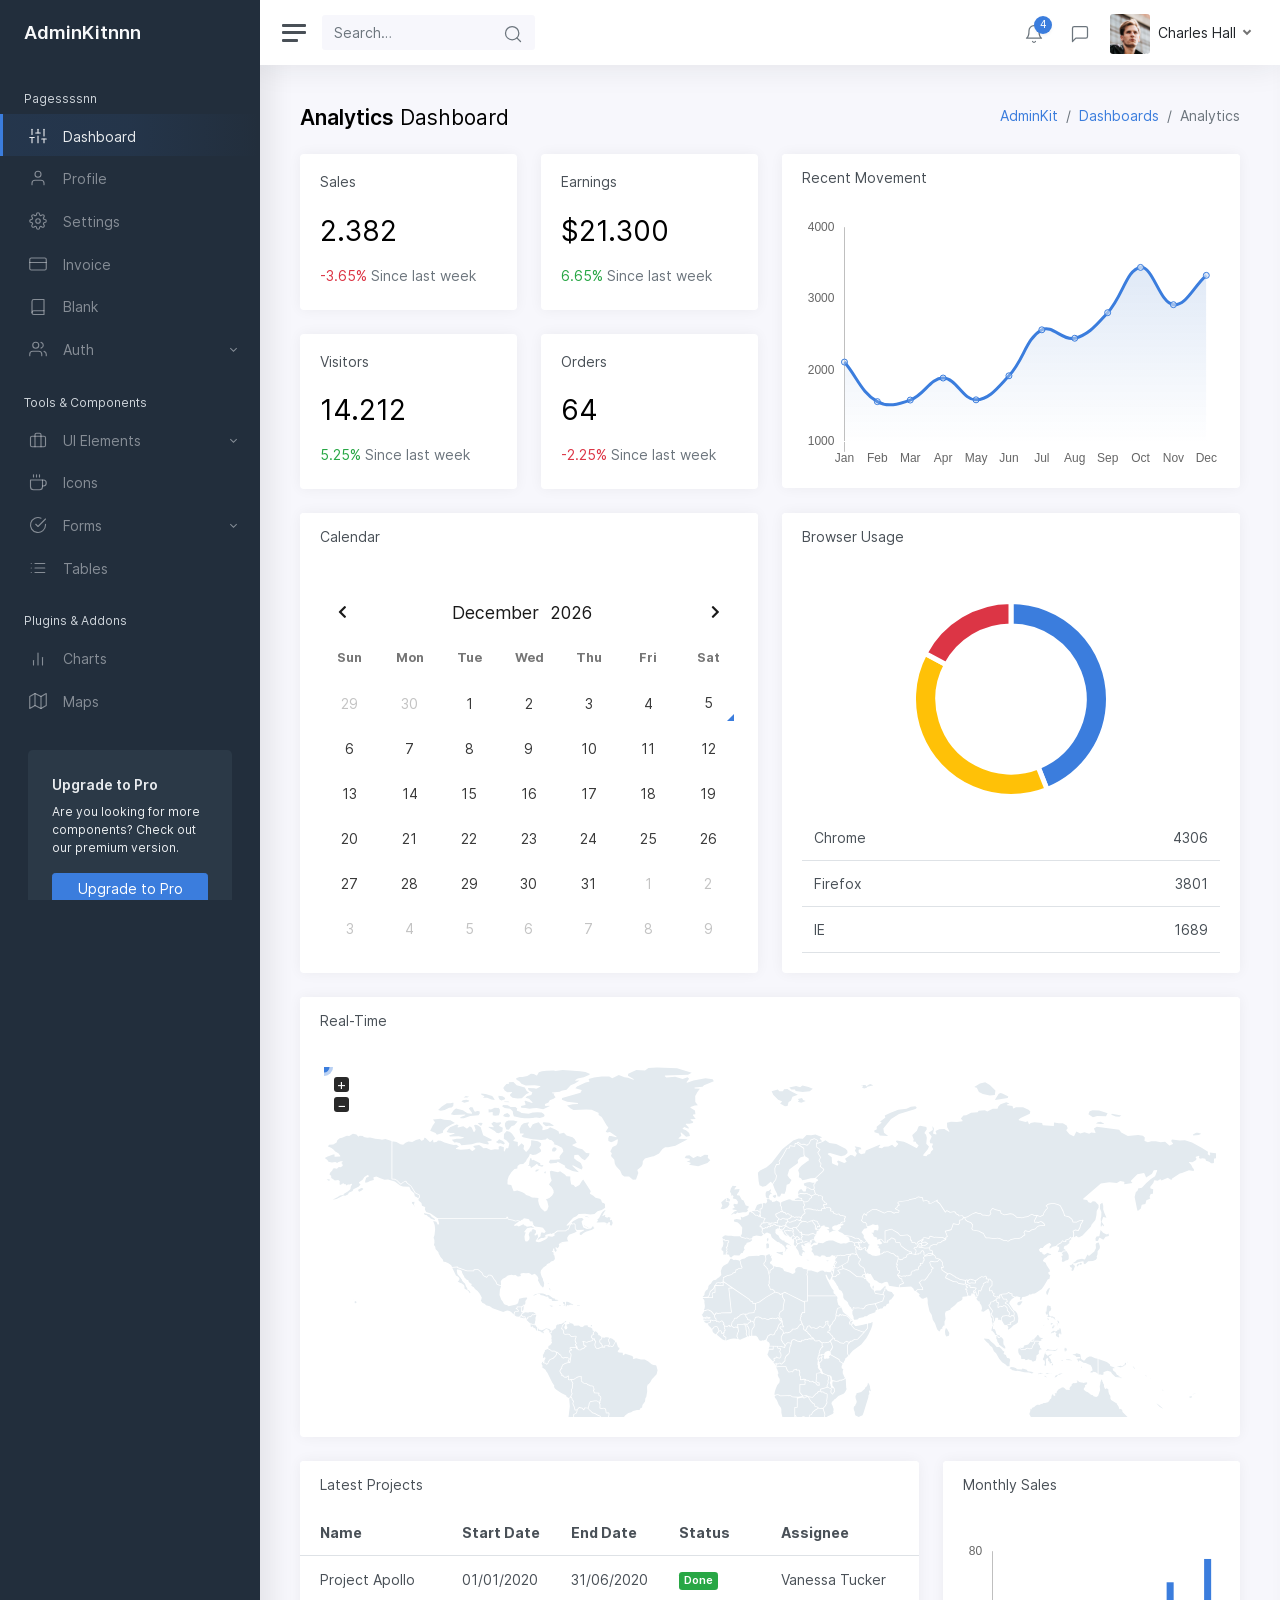
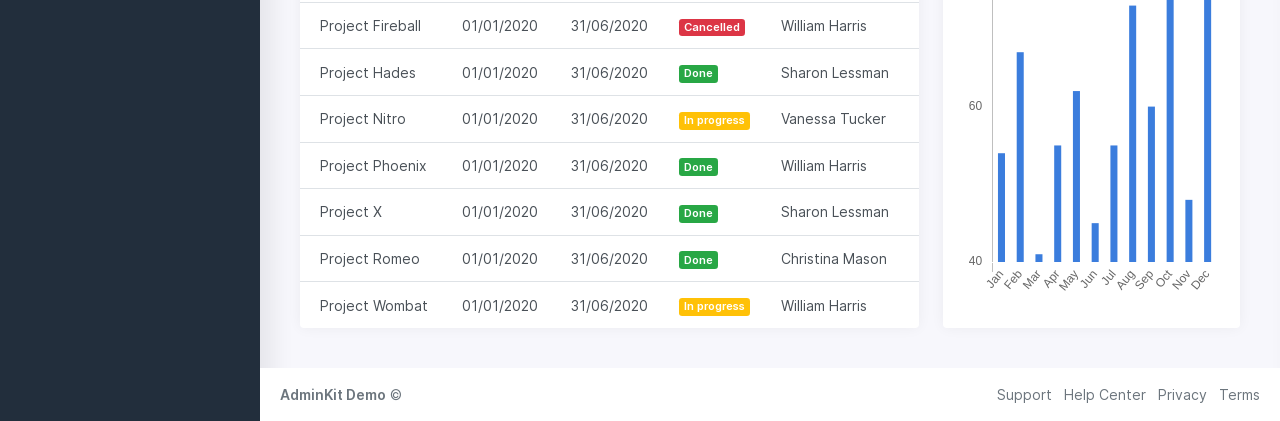
<file: public/template/index.html>
<!DOCTYPE html>
<html lang="en">

<head>
	<meta charset="utf-8">
	<meta http-equiv="X-UA-Compatible" content="IE=edge">
	<meta name="viewport" content="width=device-width, initial-scale=1, shrink-to-fit=no">
	<meta name="description" content="Responsive Admin &amp; Dashboard Template based on Bootstrap 5">
	<meta name="author" content="AdminKit">
	<meta name="keywords" content="adminkit, bootstrap, bootstrap 5, admin, dashboard, template, responsive, css, sass, html, theme, front-end, ui kit, web">

	<link rel="shortcut icon" href="img/icons/icon-48x48.png" />

	<title>AdminKit Demo - Bootstrap 5 Admin Template</title>

	<link href="css/app.css" rel="stylesheet">
</head>

<body >
	<div class="wrapper" >
		<nav id="sidebar" class="sidebar" >
			<div class="sidebar-content js-simplebar">
				<a class="sidebar-brand" href="index.html">
          		<span class="align-middle">AdminKitnnn</span>
        		</a>

				<ul class="sidebar-nav">
					<li class="sidebar-header">
						Pagessssnn
					</li>

					<li class="sidebar-item active">
						<a class="sidebar-link" href="index.html">
              <i class="align-middle" data-feather="sliders"></i> <span class="align-middle">Dashboard</span>
            </a>
					</li>

					<li class="sidebar-item">
						<a class="sidebar-link" href="pages-profile.html">
              <i class="align-middle" data-feather="user"></i> <span class="align-middle">Profile</span>
            </a>
					</li>

					<li class="sidebar-item">
						<a class="sidebar-link" href="pages-settings.html">
              <i class="align-middle" data-feather="settings"></i> <span class="align-middle">Settings</span>
            </a>
					</li>

					<li class="sidebar-item">
						<a class="sidebar-link" href="pages-invoice.html">
              <i class="align-middle" data-feather="credit-card"></i> <span class="align-middle">Invoice</span>
            </a>
					</li>

					<li class="sidebar-item">
						<a class="sidebar-link" href="pages-blank.html">
              <i class="align-middle" data-feather="book"></i> <span class="align-middle">Blank</span>
            </a>
					</li>

					<li class="sidebar-item">
						<a href="#auth" data-toggle="collapse" class="sidebar-link collapsed">
              <i class="align-middle" data-feather="users"></i> <span class="align-middle">Auth</span>
            </a>
						<ul id="auth" class="sidebar-dropdown list-unstyled collapse " data-parent="#sidebar">
							<li class="sidebar-item"><a class="sidebar-link" href="pages-sign-in.html">Sign In</a></li>
							<li class="sidebar-item"><a class="sidebar-link" href="pages-sign-up.html">Sign Up</a></li>
						</ul>
					</li>

					<li class="sidebar-header">
						Tools & Components
					</li>
					<li class="sidebar-item">
						<a data-target="#ui" data-toggle="collapse" class="sidebar-link collapsed">
              <i class="align-middle" data-feather="briefcase"></i> <span class="align-middle">UI Elements</span>
            </a>
						<ul id="ui" class="sidebar-dropdown list-unstyled collapse " data-parent="#sidebar">
							<li class="sidebar-item"><a class="sidebar-link" href="ui-alerts.html">Alerts</a></li>
							<li class="sidebar-item"><a class="sidebar-link" href="ui-buttons.html">Buttons</a></li>
							<li class="sidebar-item"><a class="sidebar-link" href="ui-cards.html">Cards</a></li>
							<li class="sidebar-item"><a class="sidebar-link" href="ui-general.html">General</a></li>
							<li class="sidebar-item"><a class="sidebar-link" href="ui-grid.html">Grid</a></li>
							<li class="sidebar-item"><a class="sidebar-link" href="ui-modals.html">Modals</a></li>
							<li class="sidebar-item"><a class="sidebar-link" href="ui-typography.html">Typography</a></li>
						</ul>
					</li>

					<li class="sidebar-item">
						<a class="sidebar-link" href="icons-feather.html">
              <i class="align-middle" data-feather="coffee"></i> <span class="align-middle">Icons</span>
            </a>
					</li>

					<li class="sidebar-item">
						<a data-target="#forms" data-toggle="collapse" class="sidebar-link collapsed">
              <i class="align-middle" data-feather="check-circle"></i> <span class="align-middle">Forms</span>
            </a>
						<ul id="forms" class="sidebar-dropdown list-unstyled collapse " data-parent="#sidebar">
							<li class="sidebar-item"><a class="sidebar-link" href="forms-layouts.html">Form Layouts</a></li>
							<li class="sidebar-item"><a class="sidebar-link" href="forms-basic-inputs.html">Basic Inputs</a></li>
						</ul>
					</li>

					<li class="sidebar-item">
						<a class="sidebar-link" href="tables-bootstrap.html">
              <i class="align-middle" data-feather="list"></i> <span class="align-middle">Tables</span>
            </a>
					</li>

					<li class="sidebar-header">
						Plugins & Addons
					</li>

					<li class="sidebar-item">
						<a class="sidebar-link" href="charts-chartjs.html">
              <i class="align-middle" data-feather="bar-chart-2"></i> <span class="align-middle">Charts</span>
            </a>
					</li>

					<li class="sidebar-item">
						<a class="sidebar-link" href="maps-google.html">
              <i class="align-middle" data-feather="map"></i> <span class="align-middle">Maps</span>
            </a>
					</li>
				</ul>

				<div class="sidebar-cta">
					<div class="sidebar-cta-content">
						<strong class="d-inline-block mb-2">Upgrade to Pro</strong>
						<div class="mb-3 text-sm">
							Are you looking for more components? Check out our premium version.
						</div>
						<a href="https://adminkit.io/pricing" target="_blank" class="btn btn-primary btn-block">Upgrade to Pro</a>
					</div>
				</div>
			</div>
		</nav>

		<div class="main">
			<nav class="navbar navbar-expand navbar-light navbar-bg">
				<a class="sidebar-toggle d-flex">
          <i class="hamburger align-self-center"></i>
        </a>

				<form class="d-none d-sm-inline-block">
					<div class="input-group input-group-navbar">
						<input type="text" class="form-control" placeholder="Search…" aria-label="Search">
						<button class="btn" type="button">
              <i class="align-middle" data-feather="search"></i>
            </button>
					</div>
				</form>

				<div class="navbar-collapse collapse">
					<ul class="navbar-nav navbar-align">
						<li class="nav-item dropdown">
							<a class="nav-icon dropdown-toggle" href="#" id="alertsDropdown" data-toggle="dropdown">
								<div class="position-relative">
									<i class="align-middle" data-feather="bell"></i>
									<span class="indicator">4</span>
								</div>
							</a>
							<div class="dropdown-menu dropdown-menu-lg dropdown-menu-right py-0" aria-labelledby="alertsDropdown">
								<div class="dropdown-menu-header">
									4 New Notifications
								</div>
								<div class="list-group">
									<a href="#" class="list-group-item">
										<div class="row g-0 align-items-center">
											<div class="col-2">
												<i class="text-danger" data-feather="alert-circle"></i>
											</div>
											<div class="col-10">
												<div class="text-dark">Update completed</div>
												<div class="text-muted small mt-1">Restart server 12 to complete the update.</div>
												<div class="text-muted small mt-1">30m ago</div>
											</div>
										</div>
									</a>
									<a href="#" class="list-group-item">
										<div class="row g-0 align-items-center">
											<div class="col-2">
												<i class="text-warning" data-feather="bell"></i>
											</div>
											<div class="col-10">
												<div class="text-dark">Lorem ipsum</div>
												<div class="text-muted small mt-1">Aliquam ex eros, imperdiet vulputate hendrerit et.</div>
												<div class="text-muted small mt-1">2h ago</div>
											</div>
										</div>
									</a>
									<a href="#" class="list-group-item">
										<div class="row g-0 align-items-center">
											<div class="col-2">
												<i class="text-primary" data-feather="home"></i>
											</div>
											<div class="col-10">
												<div class="text-dark">Login from 192.186.1.8</div>
												<div class="text-muted small mt-1">5h ago</div>
											</div>
										</div>
									</a>
									<a href="#" class="list-group-item">
										<div class="row g-0 align-items-center">
											<div class="col-2">
												<i class="text-success" data-feather="user-plus"></i>
											</div>
											<div class="col-10">
												<div class="text-dark">New connection</div>
												<div class="text-muted small mt-1">Christina accepted your request.</div>
												<div class="text-muted small mt-1">14h ago</div>
											</div>
										</div>
									</a>
								</div>
								<div class="dropdown-menu-footer">
									<a href="#" class="text-muted">Show all notifications</a>
								</div>
							</div>
						</li>
						<li class="nav-item dropdown">
							<a class="nav-icon dropdown-toggle" href="#" id="messagesDropdown" data-toggle="dropdown">
								<div class="position-relative">
									<i class="align-middle" data-feather="message-square"></i>
								</div>
							</a>
							<div class="dropdown-menu dropdown-menu-lg dropdown-menu-right py-0" aria-labelledby="messagesDropdown">
								<div class="dropdown-menu-header">
									<div class="position-relative">
										4 New Messages
									</div>
								</div>
								<div class="list-group">
									<a href="#" class="list-group-item">
										<div class="row g-0 align-items-center">
											<div class="col-2">
												<img src="img/avatars/avatar-5.jpg" class="avatar img-fluid rounded-circle" alt="Vanessa Tucker">
											</div>
											<div class="col-10 pl-2">
												<div class="text-dark">Vanessa Tucker</div>
												<div class="text-muted small mt-1">Nam pretium turpis et arcu. Duis arcu tortor.</div>
												<div class="text-muted small mt-1">15m ago</div>
											</div>
										</div>
									</a>
									<a href="#" class="list-group-item">
										<div class="row g-0 align-items-center">
											<div class="col-2">
												<img src="img/avatars/avatar-2.jpg" class="avatar img-fluid rounded-circle" alt="William Harris">
											</div>
											<div class="col-10 pl-2">
												<div class="text-dark">William Harris</div>
												<div class="text-muted small mt-1">Curabitur ligula sapien euismod vitae.</div>
												<div class="text-muted small mt-1">2h ago</div>
											</div>
										</div>
									</a>
									<a href="#" class="list-group-item">
										<div class="row g-0 align-items-center">
											<div class="col-2">
												<img src="img/avatars/avatar-4.jpg" class="avatar img-fluid rounded-circle" alt="Christina Mason">
											</div>
											<div class="col-10 pl-2">
												<div class="text-dark">Christina Mason</div>
												<div class="text-muted small mt-1">Pellentesque auctor neque nec urna.</div>
												<div class="text-muted small mt-1">4h ago</div>
											</div>
										</div>
									</a>
									<a href="#" class="list-group-item">
										<div class="row g-0 align-items-center">
											<div class="col-2">
												<img src="img/avatars/avatar-3.jpg" class="avatar img-fluid rounded-circle" alt="Sharon Lessman">
											</div>
											<div class="col-10 pl-2">
												<div class="text-dark">Sharon Lessman</div>
												<div class="text-muted small mt-1">Aenean tellus metus, bibendum sed, posuere ac, mattis non.</div>
												<div class="text-muted small mt-1">5h ago</div>
											</div>
										</div>
									</a>
								</div>
								<div class="dropdown-menu-footer">
									<a href="#" class="text-muted">Show all messages</a>
								</div>
							</div>
						</li>
						<li class="nav-item dropdown">
							<a class="nav-icon dropdown-toggle d-inline-block d-sm-none" href="#" data-toggle="dropdown">
                <i class="align-middle" data-feather="settings"></i>
              </a>

							<a class="nav-link dropdown-toggle d-none d-sm-inline-block" href="#" data-toggle="dropdown">
                <img src="img/avatars/avatar.jpg" class="avatar img-fluid rounded mr-1" alt="Charles Hall" /> <span class="text-dark">Charles Hall</span>
              </a>
							<div class="dropdown-menu dropdown-menu-right">
								<a class="dropdown-item" href="pages-profile.html"><i class="align-middle mr-1" data-feather="user"></i> Profile</a>
								<a class="dropdown-item" href="#"><i class="align-middle mr-1" data-feather="pie-chart"></i> Analytics</a>
								<div class="dropdown-divider"></div>
								<a class="dropdown-item" href="pages-settings.html"><i class="align-middle mr-1" data-feather="settings"></i> Settings & Privacy</a>
								<a class="dropdown-item" href="#"><i class="align-middle mr-1" data-feather="help-circle"></i> Help Center</a>
								<div class="dropdown-divider"></div>
								<a class="dropdown-item" href="#">Log out</a>
							</div>
						</li>
					</ul>
				</div>
			</nav>

			<main class="content">
				<div class="container-fluid p-0">

					<div class="row mb-2 mb-xl-3">
						<div class="col-auto d-none d-sm-block">
							<h3><strong>Analytics</strong> Dashboard</h3>
						</div>

						<div class="col-auto ml-auto text-right mt-n1">
							<nav aria-label="breadcrumb">
								<ol class="breadcrumb bg-transparent p-0 mt-1 mb-0">
									<li class="breadcrumb-item"><a href="#">AdminKit</a></li>
									<li class="breadcrumb-item"><a href="#">Dashboards</a></li>
									<li class="breadcrumb-item active" aria-current="page">Analytics</li>
								</ol>
							</nav>
						</div>
					</div>
					<div class="row">
						<div class="col-xl-6 col-xxl-5 d-flex">
							<div class="w-100">
								<div class="row">
									<div class="col-sm-6">
										<div class="card">
											<div class="card-body">
												<h5 class="card-title mb-4">Sales</h5>
												<h1 class="mt-1 mb-3">2.382</h1>
												<div class="mb-1">
													<span class="text-danger"> <i class="mdi mdi-arrow-bottom-right"></i> -3.65% </span>
													<span class="text-muted">Since last week</span>
												</div>
											</div>
										</div>
										<div class="card">
											<div class="card-body">
												<h5 class="card-title mb-4">Visitors</h5>
												<h1 class="mt-1 mb-3">14.212</h1>
												<div class="mb-1">
													<span class="text-success"> <i class="mdi mdi-arrow-bottom-right"></i> 5.25% </span>
													<span class="text-muted">Since last week</span>
												</div>
											</div>
										</div>
									</div>
									<div class="col-sm-6">
										<div class="card">
											<div class="card-body">
												<h5 class="card-title mb-4">Earnings</h5>
												<h1 class="mt-1 mb-3">$21.300</h1>
												<div class="mb-1">
													<span class="text-success"> <i class="mdi mdi-arrow-bottom-right"></i> 6.65% </span>
													<span class="text-muted">Since last week</span>
												</div>
											</div>
										</div>
										<div class="card">
											<div class="card-body">
												<h5 class="card-title mb-4">Orders</h5>
												<h1 class="mt-1 mb-3">64</h1>
												<div class="mb-1">
													<span class="text-danger"> <i class="mdi mdi-arrow-bottom-right"></i> -2.25% </span>
													<span class="text-muted">Since last week</span>
												</div>
											</div>
										</div>
									</div>
								</div>
							</div>
						</div>

						<div class="col-xl-6 col-xxl-7">
							<div class="card flex-fill w-100">
								<div class="card-header">

									<h5 class="card-title mb-0">Recent Movement</h5>
								</div>
								<div class="card-body py-3">
									<div class="chart chart-sm">
										<canvas id="chartjs-dashboard-line"></canvas>
									</div>
								</div>
							</div>
						</div>
					</div>

					<div class="row">
						<div class="col-12 col-md-6 col-xxl-3 d-flex order-2 order-xxl-3">
							<div class="card flex-fill w-100">
								<div class="card-header">

									<h5 class="card-title mb-0">Browser Usage</h5>
								</div>
								<div class="card-body d-flex">
									<div class="align-self-center w-100">
										<div class="py-3">
											<div class="chart chart-xs">
												<canvas id="chartjs-dashboard-pie"></canvas>
											</div>
										</div>

										<table class="table mb-0">
											<tbody>
												<tr>
													<td>Chrome</td>
													<td class="text-right">4306</td>
												</tr>
												<tr>
													<td>Firefox</td>
													<td class="text-right">3801</td>
												</tr>
												<tr>
													<td>IE</td>
													<td class="text-right">1689</td>
												</tr>
											</tbody>
										</table>
									</div>
								</div>
							</div>
						</div>
						<div class="col-12 col-md-12 col-xxl-6 d-flex order-3 order-xxl-2">
							<div class="card flex-fill w-100">
								<div class="card-header">

									<h5 class="card-title mb-0">Real-Time</h5>
								</div>
								<div class="card-body px-4">
									<div id="world_map" style="height:350px;"></div>
								</div>
							</div>
						</div>
						<div class="col-12 col-md-6 col-xxl-3 d-flex order-1 order-xxl-1">
							<div class="card flex-fill">
								<div class="card-header">

									<h5 class="card-title mb-0">Calendar</h5>
								</div>
								<div class="card-body d-flex">
									<div class="align-self-center w-100">
										<div class="chart">
											<div id="datetimepicker-dashboard"></div>
										</div>
									</div>
								</div>
							</div>
						</div>
					</div>

					<div class="row">
						<div class="col-12 col-lg-8 col-xxl-9 d-flex">
							<div class="card flex-fill">
								<div class="card-header">

									<h5 class="card-title mb-0">Latest Projects</h5>
								</div>
								<table class="table table-hover my-0">
									<thead>
										<tr>
											<th>Name</th>
											<th class="d-none d-xl-table-cell">Start Date</th>
											<th class="d-none d-xl-table-cell">End Date</th>
											<th>Status</th>
											<th class="d-none d-md-table-cell">Assignee</th>
										</tr>
									</thead>
									<tbody>
										<tr>
											<td>Project Apollo</td>
											<td class="d-none d-xl-table-cell">01/01/2020</td>
											<td class="d-none d-xl-table-cell">31/06/2020</td>
											<td><span class="badge bg-success">Done</span></td>
											<td class="d-none d-md-table-cell">Vanessa Tucker</td>
										</tr>
										<tr>
											<td>Project Fireball</td>
											<td class="d-none d-xl-table-cell">01/01/2020</td>
											<td class="d-none d-xl-table-cell">31/06/2020</td>
											<td><span class="badge bg-danger">Cancelled</span></td>
											<td class="d-none d-md-table-cell">William Harris</td>
										</tr>
										<tr>
											<td>Project Hades</td>
											<td class="d-none d-xl-table-cell">01/01/2020</td>
											<td class="d-none d-xl-table-cell">31/06/2020</td>
											<td><span class="badge bg-success">Done</span></td>
											<td class="d-none d-md-table-cell">Sharon Lessman</td>
										</tr>
										<tr>
											<td>Project Nitro</td>
											<td class="d-none d-xl-table-cell">01/01/2020</td>
											<td class="d-none d-xl-table-cell">31/06/2020</td>
											<td><span class="badge bg-warning">In progress</span></td>
											<td class="d-none d-md-table-cell">Vanessa Tucker</td>
										</tr>
										<tr>
											<td>Project Phoenix</td>
											<td class="d-none d-xl-table-cell">01/01/2020</td>
											<td class="d-none d-xl-table-cell">31/06/2020</td>
											<td><span class="badge bg-success">Done</span></td>
											<td class="d-none d-md-table-cell">William Harris</td>
										</tr>
										<tr>
											<td>Project X</td>
											<td class="d-none d-xl-table-cell">01/01/2020</td>
											<td class="d-none d-xl-table-cell">31/06/2020</td>
											<td><span class="badge bg-success">Done</span></td>
											<td class="d-none d-md-table-cell">Sharon Lessman</td>
										</tr>
										<tr>
											<td>Project Romeo</td>
											<td class="d-none d-xl-table-cell">01/01/2020</td>
											<td class="d-none d-xl-table-cell">31/06/2020</td>
											<td><span class="badge bg-success">Done</span></td>
											<td class="d-none d-md-table-cell">Christina Mason</td>
										</tr>
										<tr>
											<td>Project Wombat</td>
											<td class="d-none d-xl-table-cell">01/01/2020</td>
											<td class="d-none d-xl-table-cell">31/06/2020</td>
											<td><span class="badge bg-warning">In progress</span></td>
											<td class="d-none d-md-table-cell">William Harris</td>
										</tr>
									</tbody>
								</table>
							</div>
						</div>
						<div class="col-12 col-lg-4 col-xxl-3 d-flex">
							<div class="card flex-fill w-100">
								<div class="card-header">

									<h5 class="card-title mb-0">Monthly Sales</h5>
								</div>
								<div class="card-body d-flex w-100">
									<div class="align-self-center chart chart-lg">
										<canvas id="chartjs-dashboard-bar"></canvas>
									</div>
								</div>
							</div>
						</div>
					</div>

				</div>
			</main>

			<footer class="footer">
				<div class="container-fluid">
					<div class="row text-muted">
						<div class="col-6 text-left">
							<p class="mb-0">
								<a href="index.html" class="text-muted"><strong>AdminKit Demo</strong></a> &copy;
							</p>
						</div>
						<div class="col-6 text-right">
							<ul class="list-inline">
								<li class="list-inline-item">
									<a class="text-muted" href="#">Support</a>
								</li>
								<li class="list-inline-item">
									<a class="text-muted" href="#">Help Center</a>
								</li>
								<li class="list-inline-item">
									<a class="text-muted" href="#">Privacy</a>
								</li>
								<li class="list-inline-item">
									<a class="text-muted" href="#">Terms</a>
								</li>
							</ul>
						</div>
					</div>
				</div>
			</footer>
		</div>
	</div>

	<script src="js/app.js"></script>

	<script>
		document.addEventListener("DOMContentLoaded", function() {
			var ctx = document.getElementById("chartjs-dashboard-line").getContext("2d");
			var gradient = ctx.createLinearGradient(0, 0, 0, 225);
			gradient.addColorStop(0, "rgba(215, 227, 244, 1)");
			gradient.addColorStop(1, "rgba(215, 227, 244, 0)");
			// Line chart
			new Chart(document.getElementById("chartjs-dashboard-line"), {
				type: "line",
				data: {
					labels: ["Jan", "Feb", "Mar", "Apr", "May", "Jun", "Jul", "Aug", "Sep", "Oct", "Nov", "Dec"],
					datasets: [{
						label: "Sales ($)",
						fill: true,
						backgroundColor: gradient,
						borderColor: window.theme.primary,
						data: [
							2115,
							1562,
							1584,
							1892,
							1587,
							1923,
							2566,
							2448,
							2805,
							3438,
							2917,
							3327
						]
					}]
				},
				options: {
					maintainAspectRatio: false,
					legend: {
						display: false
					},
					tooltips: {
						intersect: false
					},
					hover: {
						intersect: true
					},
					plugins: {
						filler: {
							propagate: false
						}
					},
					scales: {
						xAxes: [{
							reverse: true,
							gridLines: {
								color: "rgba(0,0,0,0.0)"
							}
						}],
						yAxes: [{
							ticks: {
								stepSize: 1000
							},
							display: true,
							borderDash: [3, 3],
							gridLines: {
								color: "rgba(0,0,0,0.0)"
							}
						}]
					}
				}
			});
		});
	</script>
	<script>
		document.addEventListener("DOMContentLoaded", function() {
			// Pie chart
			new Chart(document.getElementById("chartjs-dashboard-pie"), {
				type: "pie",
				data: {
					labels: ["Chrome", "Firefox", "IE"],
					datasets: [{
						data: [4306, 3801, 1689],
						backgroundColor: [
							window.theme.primary,
							window.theme.warning,
							window.theme.danger
						],
						borderWidth: 5
					}]
				},
				options: {
					responsive: !window.MSInputMethodContext,
					maintainAspectRatio: false,
					legend: {
						display: false
					},
					cutoutPercentage: 75
				}
			});
		});
	</script>
	<script>
		document.addEventListener("DOMContentLoaded", function() {
			// Bar chart
			new Chart(document.getElementById("chartjs-dashboard-bar"), {
				type: "bar",
				data: {
					labels: ["Jan", "Feb", "Mar", "Apr", "May", "Jun", "Jul", "Aug", "Sep", "Oct", "Nov", "Dec"],
					datasets: [{
						label: "This year",
						backgroundColor: window.theme.primary,
						borderColor: window.theme.primary,
						hoverBackgroundColor: window.theme.primary,
						hoverBorderColor: window.theme.primary,
						data: [54, 67, 41, 55, 62, 45, 55, 73, 60, 76, 48, 79],
						barPercentage: .75,
						categoryPercentage: .5
					}]
				},
				options: {
					maintainAspectRatio: false,
					legend: {
						display: false
					},
					scales: {
						yAxes: [{
							gridLines: {
								display: false
							},
							stacked: false,
							ticks: {
								stepSize: 20
							}
						}],
						xAxes: [{
							stacked: false,
							gridLines: {
								color: "transparent"
							}
						}]
					}
				}
			});
		});
	</script>
	<script>
		document.addEventListener("DOMContentLoaded", function() {
			var markers = [{
					coords: [31.230391, 121.473701],
					name: "Shanghai"
				},
				{
					coords: [28.704060, 77.102493],
					name: "Delhi"
				},
				{
					coords: [6.524379, 3.379206],
					name: "Lagos"
				},
				{
					coords: [35.689487, 139.691711],
					name: "Tokyo"
				},
				{
					coords: [23.129110, 113.264381],
					name: "Guangzhou"
				},
				{
					coords: [40.7127837, -74.0059413],
					name: "New York"
				},
				{
					coords: [34.052235, -118.243683],
					name: "Los Angeles"
				},
				{
					coords: [41.878113, -87.629799],
					name: "Chicago"
				},
				{
					coords: [51.507351, -0.127758],
					name: "London"
				},
				{
					coords: [40.416775, -3.703790],
					name: "Madrid "
				}
			];
			var map = new JsVectorMap({
				map: "world",
				selector: "#world_map",
				zoomButtons: true,
				markers: markers,
				markerStyle: {
					initial: {
						r: 9,
						strokeWidth: 7,
						stokeOpacity: .4,
						fill: window.theme.primary
					},
					hover: {
						fill: window.theme.primary,
						stroke: window.theme.primary
					}
				}
			});
			window.addEventListener("resize", () => {
				map.updateSize();
			});
		});
	</script>
	<script>
		document.addEventListener("DOMContentLoaded", function() {
			document.getElementById("datetimepicker-dashboard").flatpickr({
				inline: true,
				prevArrow: "<span class=\"fas fa-chevron-left\" title=\"Previous month\"></span>",
				nextArrow: "<span class=\"fas fa-chevron-right\" title=\"Next month\"></span>",
			});
		});
	</script>

</body>

</html>
</file>
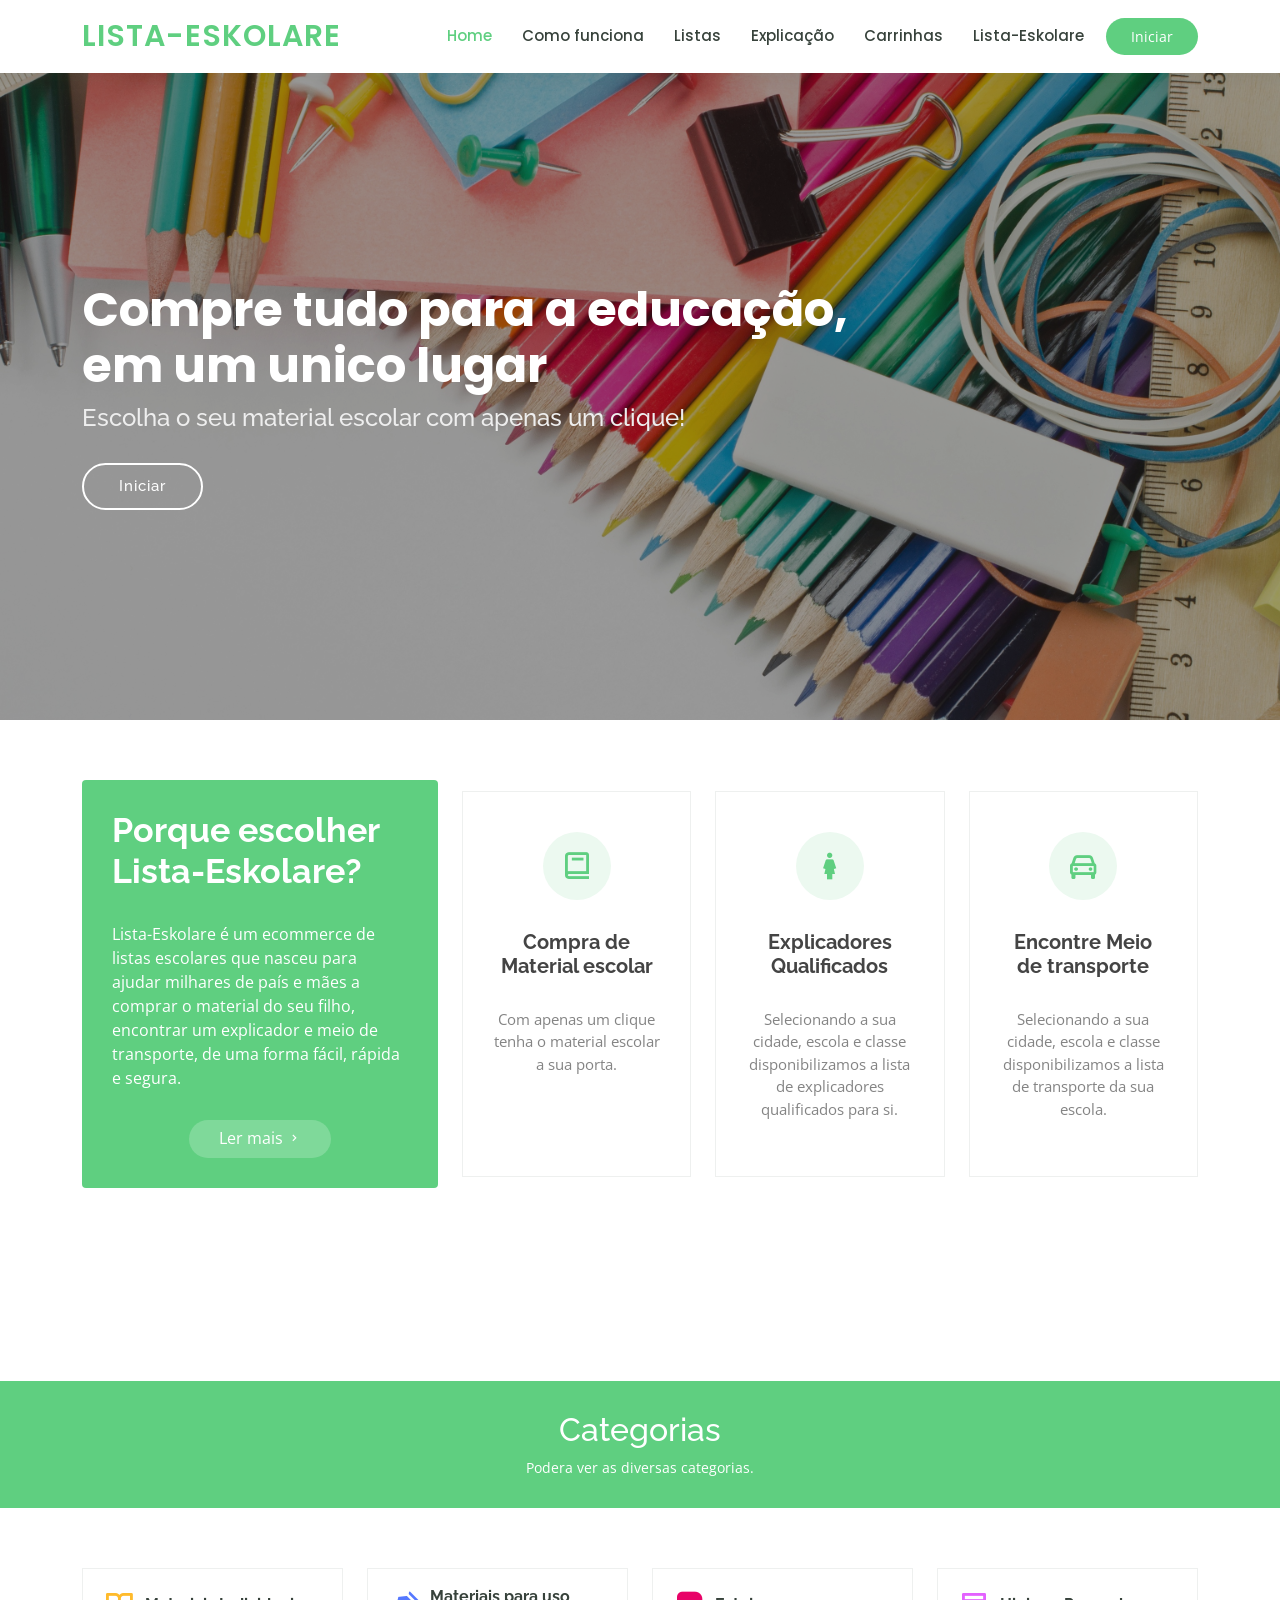
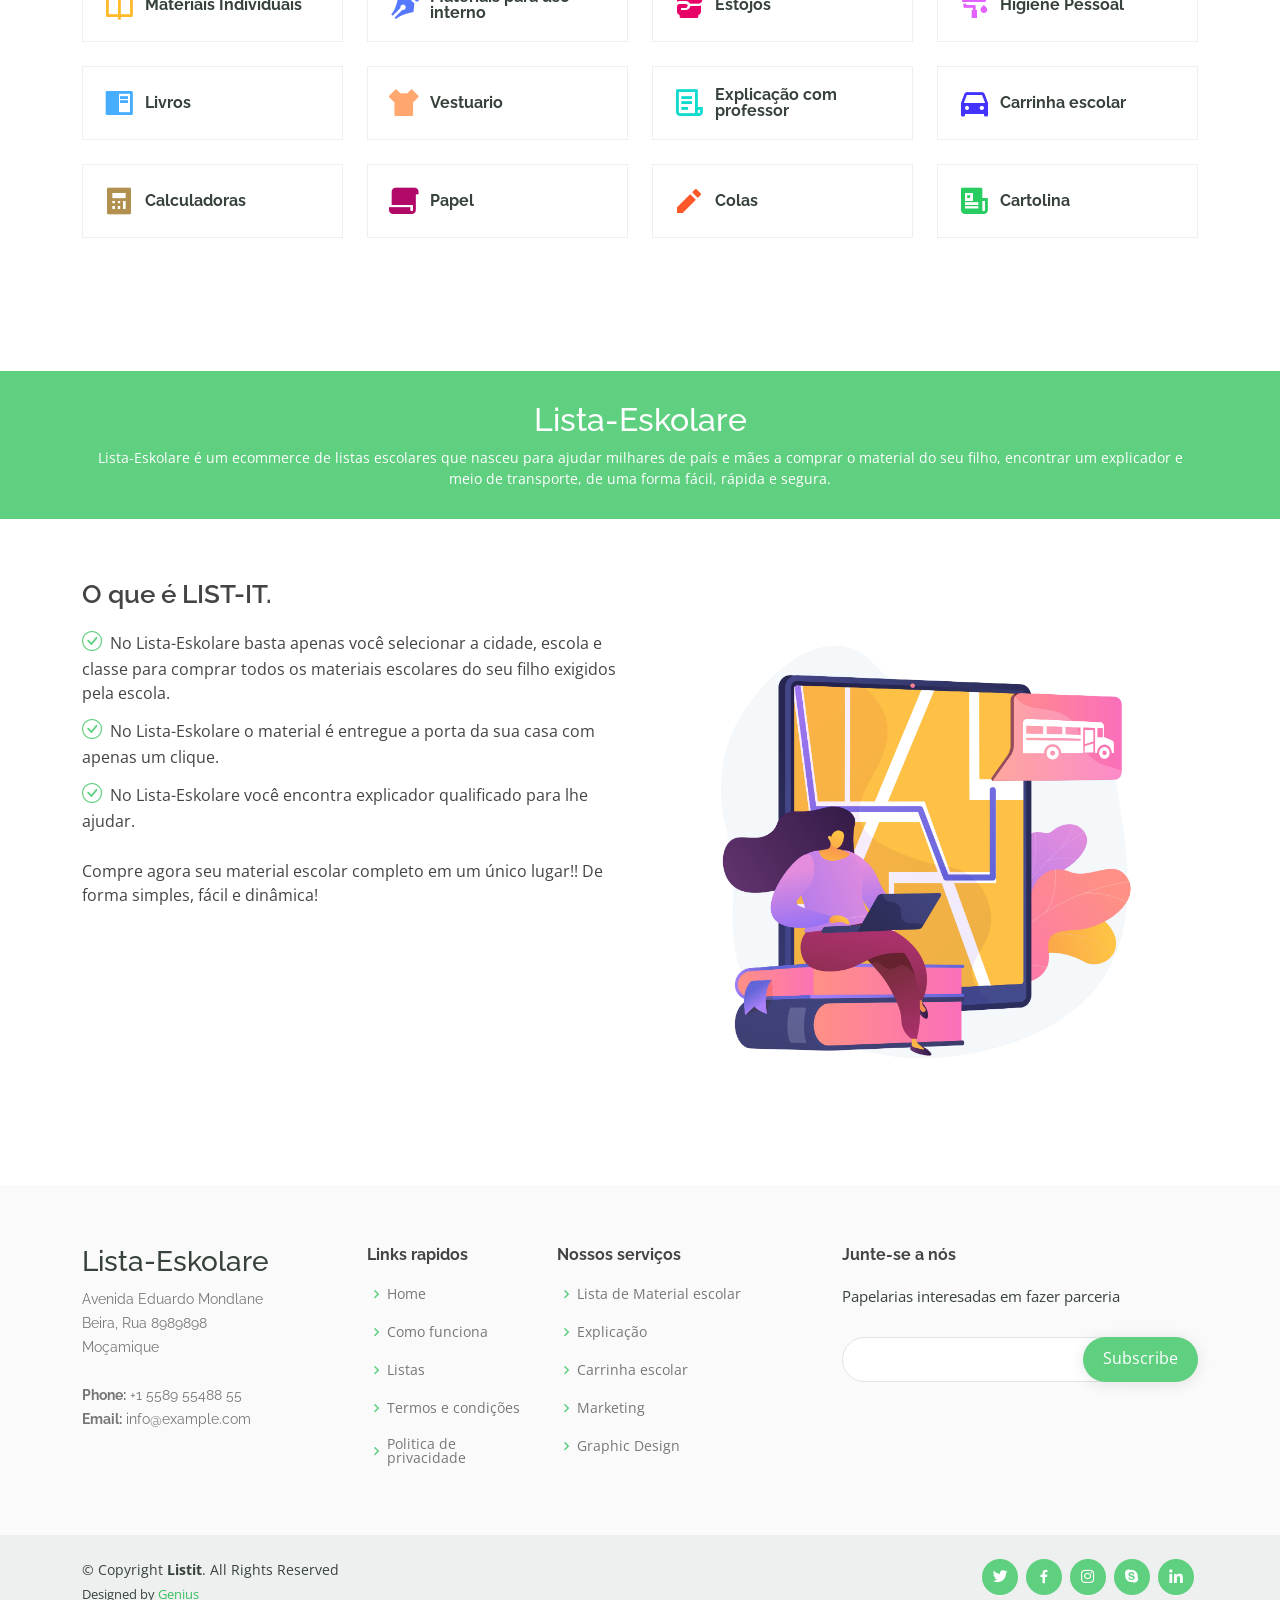
<file: public/template2/index.html>
<!DOCTYPE html>
<html lang="en">

<head>
    <meta charset="utf-8">
    <meta content="width=device-width, initial-scale=1.0" name="viewport">

    <title>Lista-Eskolare - Index</title>
    <meta content="" name="description">
    <meta content="" name="keywords">

    <!-- Favicons -->
    <link href="assets/img/favicon.png" rel="icon">
    <link href="assets/img/apple-touch-icon.png" rel="apple-touch-icon">

    <!-- Google Fonts -->
    <link href="https://fonts.googleapis.com/css?family=Open+Sans:300,300i,400,400i,600,600i,700,700i|Raleway:300,300i,400,400i,500,500i,600,600i,700,700i|Poppins:300,300i,400,400i,500,500i,600,600i,700,700i" rel="stylesheet">

    <!-- Vendor CSS Files -->
    <link href="assets/vendor/animate.css/animate.min.css" rel="stylesheet">
    <link href="assets/vendor/aos/aos.css" rel="stylesheet">
    <link href="assets/vendor/bootstrap/css/bootstrap.min.css" rel="stylesheet">
    <link href="assets/vendor/bootstrap-icons/bootstrap-icons.css" rel="stylesheet">
    <link href="assets/vendor/boxicons/css/boxicons.min.css" rel="stylesheet">
    <link href="assets/vendor/remixicon/remixicon.css" rel="stylesheet">
    <link href="assets/vendor/swiper/swiper-bundle.min.css" rel="stylesheet">

    <!-- Template Main CSS File -->
    <link href="assets/css/style.css" rel="stylesheet">

    <!-- =======================================================
  * Template Name: Mentor - v4.7.0
  * Template URL: https://bootstrapmade.com/mentor-free-education-bootstrap-theme/
  * Author: BootstrapMade.com
  * License: https://bootstrapmade.com/license/
  ======================================================== -->
</head>

<body>

    <!-- ======= Header ======= -->
    <header id="header" class="fixed-top">
        <div class="container d-flex align-items-center">

            <h1 class="logo me-auto"><a href="index.html">Lista-Eskolare</a></h1>
            <!-- Uncomment below if you prefer to use an image logo -->
            <!-- <a href="index.html" class="logo me-auto"><img src="assets/img/logo.png" alt="" class="img-fluid"></a>-->

            <nav id="navbar" class="navbar order-last order-lg-0">
                <ul>
                    <li><a class="active" href="index.html">Home</a></li>
                    <li><a href="about.html">Como funciona</a></li>
                    <li><a href="courses.html">Listas</a></li>
                    <li><a href="trainers.html">Explicação</a></li>
                    <li><a href="events.html">Carrinhas </a></li>
                    <!--<li><a href="pricing.html">Faça parte do Listaescolar</a></li>-->


                    <li><a href="contact.html">Lista-Eskolare</a></li>
                </ul>
                <i class="bi bi-list mobile-nav-toggle"></i>
            </nav>
            <!-- .navbar -->

            <a href="courses.html" class="get-started-btn">Iniciar</a>

        </div>
    </header>
    <!-- End Header -->

    <!-- ======= Hero Section ======= -->
    <section id="hero" class="d-flex justify-content-center align-items-center">
        <div class="container position-relative" data-aos="zoom-in" data-aos-delay="100">
            <h1>Compre tudo para a educação,<br> em um unico lugar</h1>
            <h2>Escolha o seu material escolar com apenas um clique!</h2>
            <a href="courses.html" class="btn-get-started">Iniciar</a>
        </div>
    </section>
    <!-- End Hero -->

    <main id="main">

        <!-- ======= About Section ======= -->
        <!--<section id="about" class="about">
            <div class="container" data-aos="fade-up">

                <div class="row">
                    <div class="col-lg-6 order-1 order-lg-2" data-aos="fade-left" data-aos-delay="100">
                        <img src="assets/img/about.jpg" class="img-fluid" alt="">
                    </div>
                    <div class="col-lg-6 pt-4 pt-lg-0 order-2 order-lg-1 content">
                        <h3>Voluptatem dignissimos provident quasi corporis voluptates sit assumenda.</h3>
                        <p class="fst-italic">
                            Lorem ipsum dolor sit amet, consectetur adipiscing elit, sed do eiusmod tempor incididunt ut labore et dolore magna aliqua.
                        </p>
                        <ul>
                            <li><i class="bi bi-check-circle"></i> Ullamco laboris nisi ut aliquip ex ea commodo consequat.</li>
                            <li><i class="bi bi-check-circle"></i> Duis aute irure dolor in reprehenderit in voluptate velit.</li>
                            <li><i class="bi bi-check-circle"></i> Ullamco laboris nisi ut aliquip ex ea commodo consequat. Duis aute irure dolor in reprehenderit in voluptate trideta storacalaperda mastiro dolore eu fugiat nulla pariatur.</li>
                        </ul>
                        <p>
                            Ullamco laboris nisi ut aliquip ex ea commodo consequat. Duis aute irure dolor in reprehenderit in voluptate
                        </p>

                    </div>
                </div>

            </div>
        </section>-->
        <!-- End About Section -->

        <!-- ======= Counts Section ======= -->
        <!--<section id="counts" class="counts section-bg">
            <div class="container">

                <div class="row counters">

                    <div class="col-lg-3 col-6 text-center">
                        <span data-purecounter-start="0" data-purecounter-end="1232" data-purecounter-duration="1" class="purecounter"></span>
                        <p>Students</p>
                    </div>

                    <div class="col-lg-3 col-6 text-center">
                        <span data-purecounter-start="0" data-purecounter-end="64" data-purecounter-duration="1" class="purecounter"></span>
                        <p>Courses</p>
                    </div>

                    <div class="col-lg-3 col-6 text-center">
                        <span data-purecounter-start="0" data-purecounter-end="42" data-purecounter-duration="1" class="purecounter"></span>
                        <p>Events</p>
                    </div>

                    <div class="col-lg-3 col-6 text-center">
                        <span data-purecounter-start="0" data-purecounter-end="15" data-purecounter-duration="1" class="purecounter"></span>
                        <p>Trainers</p>
                    </div>

                </div>

            </div>
        </section>-->
        <!-- End Counts Section -->

        <!-- ======= Why Us Section ======= -->
        <section id="why-us" class="why-us">
            <div class="container" data-aos="fade-up">

                <div class="row">
                    <div class="col-lg-4 d-flex align-items-stretch">
                        <div class="content">
                            <h3>Porque escolher Lista-Eskolare?</h3>
                            <p>
                                Lista-Eskolare é um ecommerce de listas escolares que nasceu para ajudar milhares de país e mães a comprar o material do seu filho, encontrar um explicador e meio de transporte, de uma forma fácil, rápida e segura.
                            </p>
                            <div class="text-center">
                                <a href="about.html" class="more-btn">Ler mais <i class="bx bx-chevron-right"></i></a>
                            </div>
                        </div>
                    </div>
                    <div class="col-lg-8 d-flex align-items-stretch" data-aos="zoom-in" data-aos-delay="100">
                        <div class="icon-boxes d-flex flex-column justify-content-center">
                            <div class="row">
                                <div class="col-xl-4 d-flex align-items-stretch">
                                    <div class="icon-box mt-4 mt-xl-0">
                                        <i class="bx bx-book"></i>
                                        <h4>Compra de Material escolar</h4>
                                        <p>Com apenas um clique tenha o material escolar a sua porta.</p>
                                    </div>
                                </div>
                                <div class="col-xl-4 d-flex align-items-stretch">
                                    <div class="icon-box mt-4 mt-xl-0">
                                        <i class="bx bx-female"></i>
                                        <h4>Explicadores Qualificados</h4>
                                        <p>Selecionando a sua cidade, escola e classe disponibilizamos a lista de explicadores qualificados para si.</p>
                                    </div>
                                </div>
                                <div class="col-xl-4 d-flex align-items-stretch">
                                    <div class="icon-box mt-4 mt-xl-0">
                                        <i class="bx bx-car"></i>
                                        <h4>Encontre Meio de transporte</h4>
                                        <p>Selecionando a sua cidade, escola e classe disponibilizamos a lista de transporte da sua escola.</p>
                                    </div>
                                </div>
                            </div>
                        </div>
                        <!-- End .content-->
                    </div>
                </div>

            </div>
        </section>
        <!-- End Why Us Section -->
        <section>
            <div class="breadcrumbs">
                <div class="container">
                    <h2>Categorias</h2>
                    <p>Podera ver as diversas categorias. </p>
                </div>
            </div>
        </section>



        <!-- ======= Features Section ======= -->
        <section id="features" class="features">
            <div class="container" data-aos="fade-up">

                <div class="row" data-aos="zoom-in" data-aos-delay="100">
                    <div class="col-lg-3 col-md-4">
                        <div class="icon-box">
                            <i class="ri-book-open-line" style="color: #ffbb2c;"></i>
                            <h3><a href="">Materiais Individuais</a></h3>
                        </div>
                    </div>
                    <div class="col-lg-3 col-md-4 mt-4 mt-md-0">
                        <div class="icon-box">
                            <i class="ri-pen-nib-fill" style="color: #5578ff;"></i>
                            <h3><a href="">Materiais para uso interno</a></h3>
                        </div>
                    </div>
                    <div class="col-lg-3 col-md-4 mt-4 mt-md-0">
                        <div class="icon-box">
                            <i class="ri-boxing-fill" style="color: #e80368;"></i>
                            <h3><a href="">Estojos</a></h3>
                        </div>
                    </div>
                    <div class="col-lg-3 col-md-4 mt-4 mt-lg-0">
                        <div class="icon-box">
                            <i class="ri-paint-brush-line" style="color: #e361ff;"></i>
                            <h3><a href="">Higiene Pessoal</a></h3>
                        </div>
                    </div>
                    <div class="col-lg-3 col-md-4 mt-4">
                        <div class="icon-box">
                            <i class="ri-book-read-fill" style="color: #47aeff;"></i>
                            <h3><a href="">Livros</a></h3>
                        </div>
                    </div>
                    <div class="col-lg-3 col-md-4 mt-4">
                        <div class="icon-box">
                            <i class="ri-t-shirt-fill" style="color: #ffa76e;"></i>
                            <h3><a href="">Vestuario</a></h3>
                        </div>
                    </div>
                    <div class="col-lg-3 col-md-4 mt-4">
                        <div class="icon-box">
                            <i class="ri-file-list-3-line" style="color: #11dbcf;"></i>
                            <h3><a href="">Explicação com professor</a></h3>
                        </div>
                    </div>
                    <div class="col-lg-3 col-md-4 mt-4">
                        <div class="icon-box">
                            <i class="ri-car-fill" style="color: #4233ff;"></i>
                            <h3><a href="">Carrinha escolar</a></h3>
                        </div>
                    </div>
                    <div class="col-lg-3 col-md-4 mt-4">
                        <div class="icon-box">
                            <i class="ri-calculator-fill" style="color: #b2904f;"></i>
                            <h3><a href="">Calculadoras</a></h3>
                        </div>
                    </div>
                    <div class="col-lg-3 col-md-4 mt-4">
                        <div class="icon-box">
                            <i class="ri-file-paper-2-fill" style="color: #b20969;"></i>
                            <h3><a href="">Papel</a></h3>
                        </div>
                    </div>
                    <div class="col-lg-3 col-md-4 mt-4">
                        <div class="icon-box">
                            <i class="ri-pencil-fill" style="color: #ff5828;"></i>
                            <h3><a href="">Colas</a></h3>
                        </div>
                    </div>
                    <div class="col-lg-3 col-md-4 mt-4">
                        <div class="icon-box">
                            <i class="ri-newspaper-fill" style="color: #29cc61;"></i>
                            <h3>
                                <a href="">Cartolina</a>
                            </h3>
                        </div>
                    </div>
                </div>
            </div>
        </section>
        <!-- End Features Section -->

        <!-- ======= Popular Courses Section ======= -->
        <!--<section id="popular-courses" class="courses">
            <div class="container" data-aos="fade-up">

                <div class="section-title">
                    <h2>Courses</h2>
                    <p>Popular Courses</p>
                </div>

                <div class="row" data-aos="zoom-in" data-aos-delay="100">

                    <div class="col-lg-4 col-md-6 d-flex align-items-stretch">
                        <div class="course-item">
                            <img src="assets/img/course-1.jpg" class="img-fluid" alt="...">
                            <div class="course-content">
                                <div class="d-flex justify-content-between align-items-center mb-3">
                                    <h4>Web Development</h4>
                                    <p class="price">$169</p>
                                </div>

                                <h3><a href="course-details.html">Website Design</a></h3>
                                <p>Et architecto provident deleniti facere repellat nobis iste. Id facere quia quae dolores dolorem tempore.</p>
                                <div class="trainer d-flex justify-content-between align-items-center">
                                    <div class="trainer-profile d-flex align-items-center">
                                        <img src="assets/img/trainers/trainer-1.jpg" class="img-fluid" alt="">
                                        <span>Antonio</span>
                                    </div>
                                    <div class="trainer-rank d-flex align-items-center">
                                        <i class="bx bx-user"></i>&nbsp;50 &nbsp;&nbsp;
                                        <i class="bx bx-heart"></i>&nbsp;65
                                    </div>
                                </div>
                            </div>
                        </div>
                    </div>-->
        <!-- End Course Item-->

        <!-- <div class="col-lg-4 col-md-6 d-flex align-items-stretch mt-4 mt-md-0">
            <div class="course-item">
                <img src="assets/img/course-2.jpg" class="img-fluid" alt="...">
                <div class="course-content">
                    <div class="d-flex justify-content-between align-items-center mb-3">
                        <h4>Marketing</h4>
                        <p class="price">$250</p>
                    </div>

                    <h3><a href="course-details.html">Search Engine Optimization</a></h3>
                    <p>Et architecto provident deleniti facere repellat nobis iste. Id facere quia quae dolores dolorem tempore.</p>
                    <div class="trainer d-flex justify-content-between align-items-center">
                        <div class="trainer-profile d-flex align-items-center">
                            <img src="assets/img/trainers/trainer-2.jpg" class="img-fluid" alt="">
                            <span>Lana</span>
                        </div>
                        <div class="trainer-rank d-flex align-items-center">
                            <i class="bx bx-user"></i>&nbsp;35 &nbsp;&nbsp;
                            <i class="bx bx-heart"></i>&nbsp;42
                        </div>
                    </div>
                </div>
            </div>
        </div>-->
        <!-- End Course Item-->
        <!--<div class="col-lg-4 col-md-6 d-flex align-items-stretch mt-4 mt-lg-0">
            <div class="course-item">
                <img src="assets/img/course-3.jpg" class="img-fluid" alt="...">
                <div class="course-content">
                    <div class="d-flex justify-content-between align-items-center mb-3">
                        <h4>Content</h4>
                        <p class="price">$180</p>
                    </div>

                    <h3><a href="course-details.html">Copywriting</a></h3>
                    <p>Et architecto provident deleniti facere repellat nobis iste. Id facere quia quae dolores dolorem tempore.</p>
                    <div class="trainer d-flex justify-content-between align-items-center">
                        <div class="trainer-profile d-flex align-items-center">
                            <img src="assets/img/trainers/trainer-3.jpg" class="img-fluid" alt="">
                            <span>Brandon</span>
                        </div>
                        <div class="trainer-rank d-flex align-items-center">
                            <i class="bx bx-user"></i>&nbsp;20 &nbsp;&nbsp;
                            <i class="bx bx-heart"></i>&nbsp;85
                        </div>
                    </div>
                </div>
            </div>
        </div>-->
        <!-- End Course Item-->

        <!--</div>

        </div>
        </section>-->
        <!-- End Popular Courses Section -->

        <!-- ======= Trainers Section ======= -->
        <!--<section id="trainers" class="trainers">
            <div class="container" data-aos="fade-up">

                <div class="row" data-aos="zoom-in" data-aos-delay="100">
                    <div class="col-lg-4 col-md-6 d-flex align-items-stretch">
                        <div class="member">
                            <img src="assets/img/trainers/trainer-1.jpg" class="img-fluid" alt="">
                            <div class="member-content">
                                <h4>Walter White</h4>
                                <span>Web Development</span>
                                <p>
                                    Magni qui quod omnis unde et eos fuga et exercitationem. Odio veritatis perspiciatis quaerat qui aut aut aut
                                </p>
                                <div class="social">
                                    <a href=""><i class="bi bi-twitter"></i></a>
                                    <a href=""><i class="bi bi-facebook"></i></a>
                                    <a href=""><i class="bi bi-instagram"></i></a>
                                    <a href=""><i class="bi bi-linkedin"></i></a>
                                </div>
                            </div>
                        </div>
                    </div>

                    <div class="col-lg-4 col-md-6 d-flex align-items-stretch">
                        <div class="member">
                            <img src="assets/img/trainers/trainer-2.jpg" class="img-fluid" alt="">
                            <div class="member-content">
                                <h4>Sarah Jhinson</h4>
                                <span>Marketing</span>
                                <p>
                                    Repellat fugiat adipisci nemo illum nesciunt voluptas repellendus. In architecto rerum rerum temporibus
                                </p>
                                <div class="social">
                                    <a href=""><i class="bi bi-twitter"></i></a>
                                    <a href=""><i class="bi bi-facebook"></i></a>
                                    <a href=""><i class="bi bi-instagram"></i></a>
                                    <a href=""><i class="bi bi-linkedin"></i></a>
                                </div>
                            </div>
                        </div>
                    </div>

                    <div class="col-lg-4 col-md-6 d-flex align-items-stretch">
                        <div class="member">
                            <img src="assets/img/trainers/trainer-3.jpg" class="img-fluid" alt="">
                            <div class="member-content">
                                <h4>William Anderson</h4>
                                <span>Content</span>
                                <p>
                                    Voluptas necessitatibus occaecati quia. Earum totam consequuntur qui porro et laborum toro des clara
                                </p>
                                <div class="social">
                                    <a href=""><i class="bi bi-twitter"></i></a>
                                    <a href=""><i class="bi bi-facebook"></i></a>
                                    <a href=""><i class="bi bi-instagram"></i></a>
                                    <a href=""><i class="bi bi-linkedin"></i></a>
                                </div>
                            </div>
                        </div>
                    </div>

                </div>

            </div>
        </section>-->
        <!-- End Trainers Section -->
        <div class="breadcrumbs" data-aos="fade-in">
            <div class="container">
                <h2>Lista-Eskolare</h2>
                <p>Lista-Eskolare é um ecommerce de listas escolares que nasceu para ajudar milhares de país e mães a comprar o material do seu filho, encontrar um explicador e meio de transporte, de uma forma fácil, rápida e segura. </p>
            </div>
        </div>
        <!-- End Breadcrumbs -->

        <!-- ======= About Section ======= -->
        <section id="about" class="about">
            <div class="container" data-aos="fade-up">

                <div class="row">
                    <div class="col-lg-6 order-1 order-lg-2" data-aos="fade-left" data-aos-delay="100">
                        <img src="assets/img/ec.jpg" class="img-fluid" alt="">
                    </div>
                    <div class="col-lg-6 pt-4 pt-lg-0 order-2 order-lg-1 content">
                        <h3>O que é LIST-IT.</h3>
                        <p class="fst-italic">

                        </p>
                        <ul>
                            <li><i class="bi bi-check-circle"></i> No Lista-Eskolare basta apenas você selecionar a cidade, escola e classe para comprar todos os materiais escolares do seu filho exigidos pela escola.</li>
                            <li><i class="bi bi-check-circle"></i> No Lista-Eskolare o material é entregue a porta da sua casa com apenas um clique.</li>
                            <li><i class="bi bi-check-circle"></i> No Lista-Eskolare você encontra explicador qualificado para lhe ajudar.</li>
                        </ul>
                        <p>
                            Compre agora seu material escolar completo em um único lugar!! De forma simples, fácil e dinâmica!
                        </p>

                    </div>
                </div>

            </div>
        </section>

    </main>
    <!-- End #main -->

    <!-- ======= Footer ======= -->
    <footer id="footer">

        <div class="footer-top">
            <div class="container">
                <div class="row">

                    <div class="col-lg-3 col-md-6 footer-contact">
                        <h3>Lista-Eskolare</h3>
                        <p>
                            Avenida Eduardo Mondlane <br> Beira, Rua 8989898<br> Moçamique<br><br>
                            <strong>Phone:</strong> +1 5589 55488 55<br>
                            <strong>Email:</strong> info@example.com<br>
                        </p>
                    </div>

                    <div class="col-lg-2 col-md-6 footer-links">
                        <h4>Links rapidos</h4>
                        <ul>
                            <li><i class="bx bx-chevron-right"></i> <a href="#">Home</a></li>
                            <li><i class="bx bx-chevron-right"></i> <a href="about.html">Como funciona</a></li>
                            <li><i class="bx bx-chevron-right"></i> <a href="courses.html">Listas</a></li>
                            <li><i class="bx bx-chevron-right"></i> <a href="#">Termos e condições</a></li>
                            <li><i class="bx bx-chevron-right"></i> <a href="#">Politica de privacidade</a></li>
                        </ul>
                    </div>

                    <div class="col-lg-3 col-md-6 footer-links">
                        <h4>Nossos serviços</h4>
                        <ul>
                            <li><i class="bx bx-chevron-right"></i> <a href="courses.html">Lista de Material escolar</a></li>
                            <li><i class="bx bx-chevron-right"></i> <a href="#">Explicação</a></li>
                            <li><i class="bx bx-chevron-right"></i> <a href="#">Carrinha escolar</a></li>
                            <li><i class="bx bx-chevron-right"></i> <a href="#">Marketing</a></li>
                            <li><i class="bx bx-chevron-right"></i> <a href="#">Graphic Design</a></li>
                        </ul>
                    </div>

                    <div class="col-lg-4 col-md-6 footer-newsletter">
                        <h4>Junte-se a nós</h4>
                        <p>Papelarias interesadas em fazer parceria</p>
                        <form action="" method="post">
                            <input type="email" name="email"><input type="submit" value="Subscribe">
                        </form>
                    </div>

                </div>
            </div>
        </div>

        <div class="container d-md-flex py-4">

            <div class="me-md-auto text-center text-md-start">
                <div class="copyright">
                    &copy; Copyright <strong><span>Listit</span></strong>. All Rights Reserved
                </div>
                <div class="credits">
                    <!-- All the links in the footer should remain intact. -->
                    <!-- You can delete the links only if you purchased the pro version. -->
                    <!-- Licensing information: https://bootstrapmade.com/license/ -->
                    <!-- Purchase the pro version with working PHP/AJAX contact form: https://bootstrapmade.com/mentor-free-education-bootstrap-theme/ -->
                    Designed by <a href="#">Genius</a>
                </div>
            </div>
            <div class="social-links text-center text-md-right pt-3 pt-md-0">
                <a href="#" class="twitter"><i class="bx bxl-twitter"></i></a>
                <a href="#" class="facebook"><i class="bx bxl-facebook"></i></a>
                <a href="#" class="instagram"><i class="bx bxl-instagram"></i></a>
                <a href="#" class="google-plus"><i class="bx bxl-skype"></i></a>
                <a href="#" class="linkedin"><i class="bx bxl-linkedin"></i></a>
            </div>
        </div>
    </footer>
    <!-- End Footer -->

    <div id="preloader"></div>
    <a href="#" class="back-to-top d-flex align-items-center justify-content-center"><i class="bi bi-arrow-up-short"></i></a>

    <!-- Vendor JS Files -->
    <script src="assets/vendor/purecounter/purecounter.js"></script>
    <script src="assets/vendor/aos/aos.js"></script>
    <script src="assets/vendor/bootstrap/js/bootstrap.bundle.min.js"></script>
    <script src="assets/vendor/swiper/swiper-bundle.min.js"></script>
    <script src="assets/vendor/php-email-form/validate.js"></script>

    <!-- Template Main JS File -->
    <script src="assets/js/main.js"></script>

</body>

</html>
</file>
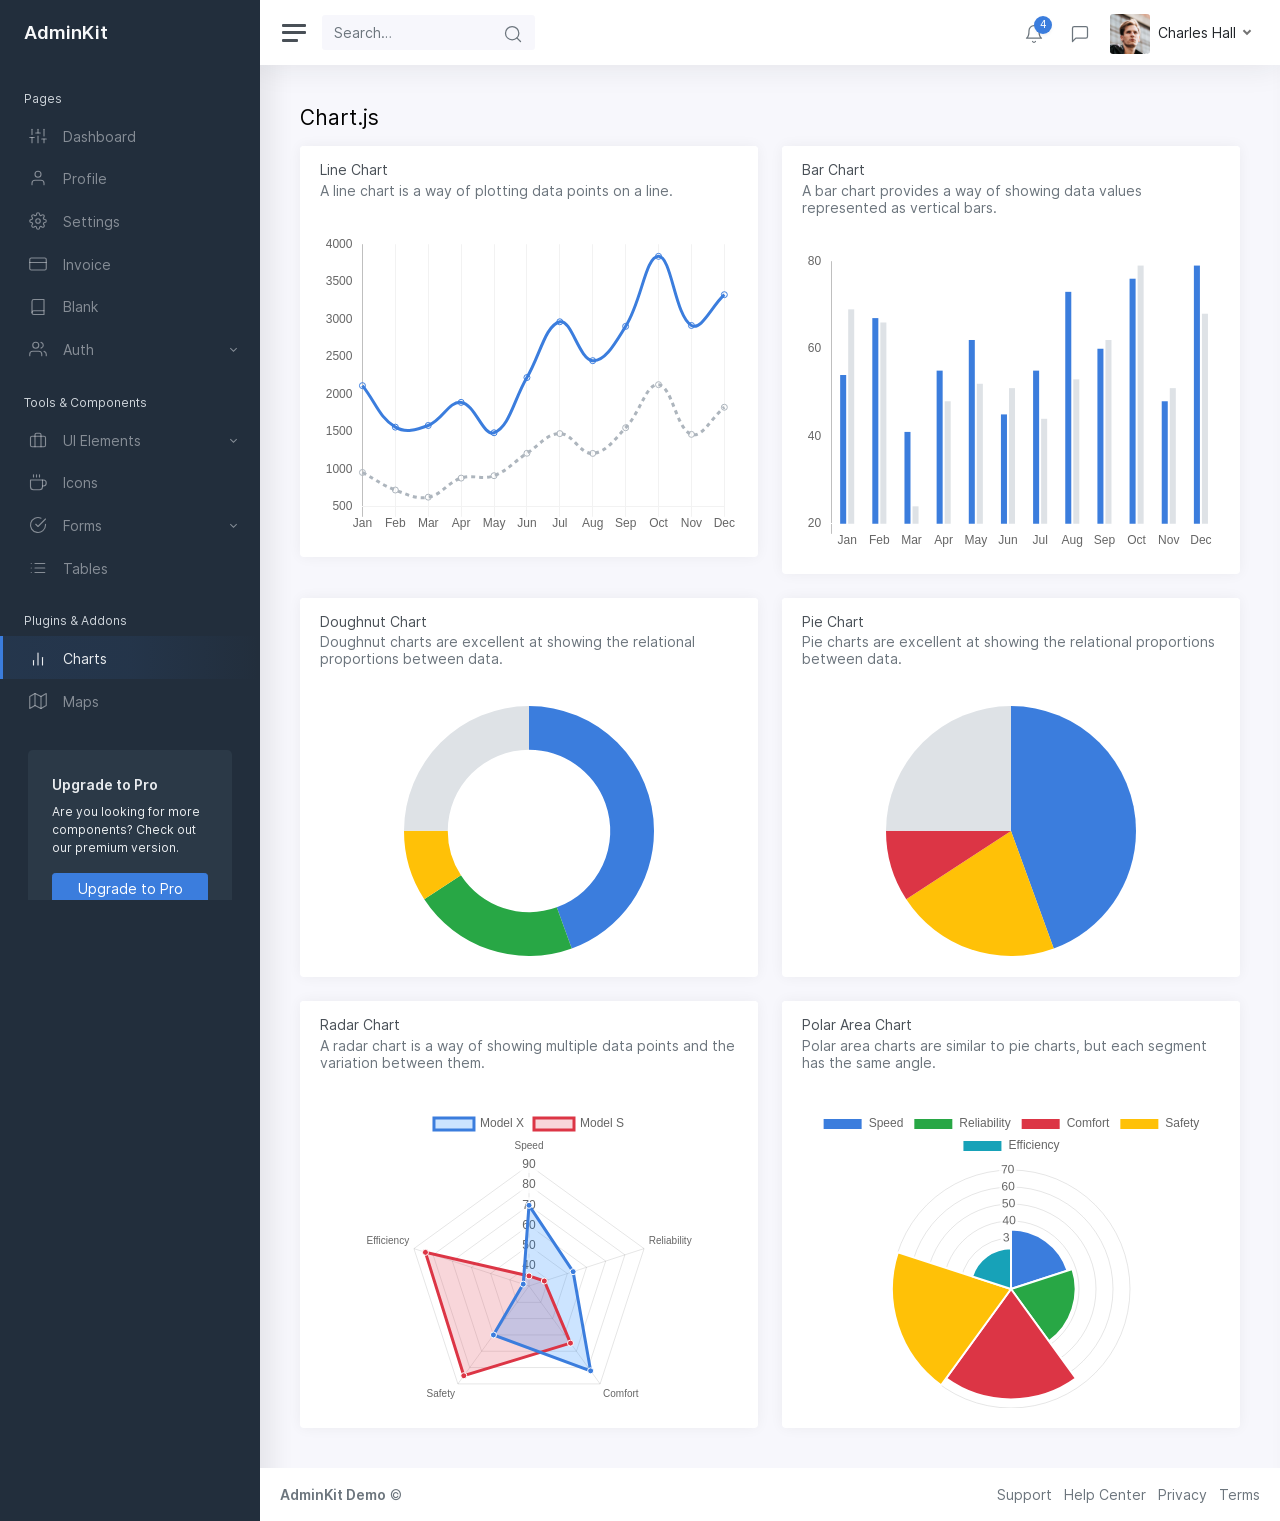
<file: public/template/charts-chartjs.html>
<!DOCTYPE html>
<html lang="en">

<head>
	<meta charset="utf-8">
	<meta http-equiv="X-UA-Compatible" content="IE=edge">
	<meta name="viewport" content="width=device-width, initial-scale=1, shrink-to-fit=no">
	<meta name="description" content="Responsive Admin &amp; Dashboard Template based on Bootstrap 5">
	<meta name="author" content="AdminKit">
	<meta name="keywords" content="adminkit, bootstrap, bootstrap 5, admin, dashboard, template, responsive, css, sass, html, theme, front-end, ui kit, web">

	<link rel="shortcut icon" href="img/icons/icon-48x48.png" />

	<title>Chart.js | AdminKit Demo</title>

	<link href="css/app.css" rel="stylesheet">
</head>

<body>
	<div class="wrapper">
		<nav id="sidebar" class="sidebar">
			<div class="sidebar-content js-simplebar">
				<a class="sidebar-brand" href="index.html">
          <span class="align-middle">AdminKit</span>
        </a>

				<ul class="sidebar-nav">
					<li class="sidebar-header">
						Pages
					</li>

					<li class="sidebar-item">
						<a class="sidebar-link" href="index.html">
              <i class="align-middle" data-feather="sliders"></i> <span class="align-middle">Dashboard</span>
            </a>
					</li>

					<li class="sidebar-item">
						<a class="sidebar-link" href="pages-profile.html">
              <i class="align-middle" data-feather="user"></i> <span class="align-middle">Profile</span>
            </a>
					</li>

					<li class="sidebar-item">
						<a class="sidebar-link" href="pages-settings.html">
              <i class="align-middle" data-feather="settings"></i> <span class="align-middle">Settings</span>
            </a>
					</li>

					<li class="sidebar-item">
						<a class="sidebar-link" href="pages-invoice.html">
              <i class="align-middle" data-feather="credit-card"></i> <span class="align-middle">Invoice</span>
            </a>
					</li>

					<li class="sidebar-item">
						<a class="sidebar-link" href="pages-blank.html">
              <i class="align-middle" data-feather="book"></i> <span class="align-middle">Blank</span>
            </a>
					</li>

					<li class="sidebar-item">
						<a href="#auth" data-toggle="collapse" class="sidebar-link collapsed">
              <i class="align-middle" data-feather="users"></i> <span class="align-middle">Auth</span>
            </a>
						<ul id="auth" class="sidebar-dropdown list-unstyled collapse " data-parent="#sidebar">
							<li class="sidebar-item"><a class="sidebar-link" href="pages-sign-in.html">Sign In</a></li>
							<li class="sidebar-item"><a class="sidebar-link" href="pages-sign-up.html">Sign Up</a></li>
						</ul>
					</li>

					<li class="sidebar-header">
						Tools & Components
					</li>
					<li class="sidebar-item">
						<a data-target="#ui" data-toggle="collapse" class="sidebar-link collapsed">
              <i class="align-middle" data-feather="briefcase"></i> <span class="align-middle">UI Elements</span>
            </a>
						<ul id="ui" class="sidebar-dropdown list-unstyled collapse " data-parent="#sidebar">
							<li class="sidebar-item"><a class="sidebar-link" href="ui-alerts.html">Alerts</a></li>
							<li class="sidebar-item"><a class="sidebar-link" href="ui-buttons.html">Buttons</a></li>
							<li class="sidebar-item"><a class="sidebar-link" href="ui-cards.html">Cards</a></li>
							<li class="sidebar-item"><a class="sidebar-link" href="ui-general.html">General</a></li>
							<li class="sidebar-item"><a class="sidebar-link" href="ui-grid.html">Grid</a></li>
							<li class="sidebar-item"><a class="sidebar-link" href="ui-modals.html">Modals</a></li>
							<li class="sidebar-item"><a class="sidebar-link" href="ui-typography.html">Typography</a></li>
						</ul>
					</li>

					<li class="sidebar-item">
						<a class="sidebar-link" href="icons-feather.html">
              <i class="align-middle" data-feather="coffee"></i> <span class="align-middle">Icons</span>
            </a>
					</li>

					<li class="sidebar-item">
						<a data-target="#forms" data-toggle="collapse" class="sidebar-link collapsed">
              <i class="align-middle" data-feather="check-circle"></i> <span class="align-middle">Forms</span>
            </a>
						<ul id="forms" class="sidebar-dropdown list-unstyled collapse " data-parent="#sidebar">
							<li class="sidebar-item"><a class="sidebar-link" href="forms-layouts.html">Form Layouts</a></li>
							<li class="sidebar-item"><a class="sidebar-link" href="forms-basic-inputs.html">Basic Inputs</a></li>
						</ul>
					</li>

					<li class="sidebar-item">
						<a class="sidebar-link" href="tables-bootstrap.html">
              <i class="align-middle" data-feather="list"></i> <span class="align-middle">Tables</span>
            </a>
					</li>

					<li class="sidebar-header">
						Plugins & Addons
					</li>

					<li class="sidebar-item active">
						<a class="sidebar-link" href="charts-chartjs.html">
              <i class="align-middle" data-feather="bar-chart-2"></i> <span class="align-middle">Charts</span>
            </a>
					</li>

					<li class="sidebar-item">
						<a class="sidebar-link" href="maps-google.html">
              <i class="align-middle" data-feather="map"></i> <span class="align-middle">Maps</span>
            </a>
					</li>
				</ul>

				<div class="sidebar-cta">
					<div class="sidebar-cta-content">
						<strong class="d-inline-block mb-2">Upgrade to Pro</strong>
						<div class="mb-3 text-sm">
							Are you looking for more components? Check out our premium version.
						</div>
						<a href="https://adminkit.io/pricing" target="_blank" class="btn btn-primary btn-block">Upgrade to Pro</a>
					</div>
				</div>
			</div>
		</nav>

		<div class="main">
			<nav class="navbar navbar-expand navbar-light navbar-bg">
				<a class="sidebar-toggle d-flex">
          <i class="hamburger align-self-center"></i>
        </a>

				<form class="d-none d-sm-inline-block">
					<div class="input-group input-group-navbar">
						<input type="text" class="form-control" placeholder="Search…" aria-label="Search">
						<button class="btn" type="button">
              <i class="align-middle" data-feather="search"></i>
            </button>
					</div>
				</form>

				<div class="navbar-collapse collapse">
					<ul class="navbar-nav navbar-align">
						<li class="nav-item dropdown">
							<a class="nav-icon dropdown-toggle" href="#" id="alertsDropdown" data-toggle="dropdown">
								<div class="position-relative">
									<i class="align-middle" data-feather="bell"></i>
									<span class="indicator">4</span>
								</div>
							</a>
							<div class="dropdown-menu dropdown-menu-lg dropdown-menu-right py-0" aria-labelledby="alertsDropdown">
								<div class="dropdown-menu-header">
									4 New Notifications
								</div>
								<div class="list-group">
									<a href="#" class="list-group-item">
										<div class="row g-0 align-items-center">
											<div class="col-2">
												<i class="text-danger" data-feather="alert-circle"></i>
											</div>
											<div class="col-10">
												<div class="text-dark">Update completed</div>
												<div class="text-muted small mt-1">Restart server 12 to complete the update.</div>
												<div class="text-muted small mt-1">30m ago</div>
											</div>
										</div>
									</a>
									<a href="#" class="list-group-item">
										<div class="row g-0 align-items-center">
											<div class="col-2">
												<i class="text-warning" data-feather="bell"></i>
											</div>
											<div class="col-10">
												<div class="text-dark">Lorem ipsum</div>
												<div class="text-muted small mt-1">Aliquam ex eros, imperdiet vulputate hendrerit et.</div>
												<div class="text-muted small mt-1">2h ago</div>
											</div>
										</div>
									</a>
									<a href="#" class="list-group-item">
										<div class="row g-0 align-items-center">
											<div class="col-2">
												<i class="text-primary" data-feather="home"></i>
											</div>
											<div class="col-10">
												<div class="text-dark">Login from 192.186.1.8</div>
												<div class="text-muted small mt-1">5h ago</div>
											</div>
										</div>
									</a>
									<a href="#" class="list-group-item">
										<div class="row g-0 align-items-center">
											<div class="col-2">
												<i class="text-success" data-feather="user-plus"></i>
											</div>
											<div class="col-10">
												<div class="text-dark">New connection</div>
												<div class="text-muted small mt-1">Christina accepted your request.</div>
												<div class="text-muted small mt-1">14h ago</div>
											</div>
										</div>
									</a>
								</div>
								<div class="dropdown-menu-footer">
									<a href="#" class="text-muted">Show all notifications</a>
								</div>
							</div>
						</li>
						<li class="nav-item dropdown">
							<a class="nav-icon dropdown-toggle" href="#" id="messagesDropdown" data-toggle="dropdown">
								<div class="position-relative">
									<i class="align-middle" data-feather="message-square"></i>
								</div>
							</a>
							<div class="dropdown-menu dropdown-menu-lg dropdown-menu-right py-0" aria-labelledby="messagesDropdown">
								<div class="dropdown-menu-header">
									<div class="position-relative">
										4 New Messages
									</div>
								</div>
								<div class="list-group">
									<a href="#" class="list-group-item">
										<div class="row g-0 align-items-center">
											<div class="col-2">
												<img src="img/avatars/avatar-5.jpg" class="avatar img-fluid rounded-circle" alt="Vanessa Tucker">
											</div>
											<div class="col-10 pl-2">
												<div class="text-dark">Vanessa Tucker</div>
												<div class="text-muted small mt-1">Nam pretium turpis et arcu. Duis arcu tortor.</div>
												<div class="text-muted small mt-1">15m ago</div>
											</div>
										</div>
									</a>
									<a href="#" class="list-group-item">
										<div class="row g-0 align-items-center">
											<div class="col-2">
												<img src="img/avatars/avatar-2.jpg" class="avatar img-fluid rounded-circle" alt="William Harris">
											</div>
											<div class="col-10 pl-2">
												<div class="text-dark">William Harris</div>
												<div class="text-muted small mt-1">Curabitur ligula sapien euismod vitae.</div>
												<div class="text-muted small mt-1">2h ago</div>
											</div>
										</div>
									</a>
									<a href="#" class="list-group-item">
										<div class="row g-0 align-items-center">
											<div class="col-2">
												<img src="img/avatars/avatar-4.jpg" class="avatar img-fluid rounded-circle" alt="Christina Mason">
											</div>
											<div class="col-10 pl-2">
												<div class="text-dark">Christina Mason</div>
												<div class="text-muted small mt-1">Pellentesque auctor neque nec urna.</div>
												<div class="text-muted small mt-1">4h ago</div>
											</div>
										</div>
									</a>
									<a href="#" class="list-group-item">
										<div class="row g-0 align-items-center">
											<div class="col-2">
												<img src="img/avatars/avatar-3.jpg" class="avatar img-fluid rounded-circle" alt="Sharon Lessman">
											</div>
											<div class="col-10 pl-2">
												<div class="text-dark">Sharon Lessman</div>
												<div class="text-muted small mt-1">Aenean tellus metus, bibendum sed, posuere ac, mattis non.</div>
												<div class="text-muted small mt-1">5h ago</div>
											</div>
										</div>
									</a>
								</div>
								<div class="dropdown-menu-footer">
									<a href="#" class="text-muted">Show all messages</a>
								</div>
							</div>
						</li>
						<li class="nav-item dropdown">
							<a class="nav-icon dropdown-toggle d-inline-block d-sm-none" href="#" data-toggle="dropdown">
                <i class="align-middle" data-feather="settings"></i>
              </a>

							<a class="nav-link dropdown-toggle d-none d-sm-inline-block" href="#" data-toggle="dropdown">
                <img src="img/avatars/avatar.jpg" class="avatar img-fluid rounded mr-1" alt="Charles Hall" /> <span class="text-dark">Charles Hall</span>
              </a>
							<div class="dropdown-menu dropdown-menu-right">
								<a class="dropdown-item" href="pages-profile.html"><i class="align-middle mr-1" data-feather="user"></i> Profile</a>
								<a class="dropdown-item" href="#"><i class="align-middle mr-1" data-feather="pie-chart"></i> Analytics</a>
								<div class="dropdown-divider"></div>
								<a class="dropdown-item" href="pages-settings.html"><i class="align-middle mr-1" data-feather="settings"></i> Settings & Privacy</a>
								<a class="dropdown-item" href="#"><i class="align-middle mr-1" data-feather="help-circle"></i> Help Center</a>
								<div class="dropdown-divider"></div>
								<a class="dropdown-item" href="#">Log out</a>
							</div>
						</li>
					</ul>
				</div>
			</nav>

			<main class="content">
				<div class="container-fluid p-0">

					<h1 class="h3 mb-3">Chart.js</h1>

					<div class="row">
						<div class="col-12 col-lg-6">
							<div class="card flex-fill w-100">
								<div class="card-header">
									<h5 class="card-title">Line Chart</h5>
									<h6 class="card-subtitle text-muted">A line chart is a way of plotting data points on a line.</h6>
								</div>
								<div class="card-body">
									<div class="chart">
										<canvas id="chartjs-line"></canvas>
									</div>
								</div>
							</div>
						</div>

						<div class="col-12 col-lg-6">
							<div class="card">
								<div class="card-header">
									<h5 class="card-title">Bar Chart</h5>
									<h6 class="card-subtitle text-muted">A bar chart provides a way of showing data values represented as vertical bars.</h6>
								</div>
								<div class="card-body">
									<div class="chart">
										<canvas id="chartjs-bar"></canvas>
									</div>
								</div>
							</div>
						</div>

						<div class="col-12 col-lg-6">
							<div class="card">
								<div class="card-header">
									<h5 class="card-title">Doughnut Chart</h5>
									<h6 class="card-subtitle text-muted">Doughnut charts are excellent at showing the relational proportions between data.</h6>
								</div>
								<div class="card-body">
									<div class="chart chart-sm">
										<canvas id="chartjs-doughnut"></canvas>
									</div>
								</div>
							</div>
						</div>

						<div class="col-12 col-lg-6">
							<div class="card">
								<div class="card-header">
									<h5 class="card-title">Pie Chart</h5>
									<h6 class="card-subtitle text-muted">Pie charts are excellent at showing the relational proportions between data.</h6>
								</div>
								<div class="card-body">
									<div class="chart chart-sm">
										<canvas id="chartjs-pie"></canvas>
									</div>
								</div>
							</div>
						</div>

						<div class="col-12 col-lg-6">
							<div class="card">
								<div class="card-header">
									<h5 class="card-title">Radar Chart</h5>
									<h6 class="card-subtitle text-muted">A radar chart is a way of showing multiple data points and the variation between them.</h6>
								</div>
								<div class="card-body">
									<div class="chart">
										<canvas id="chartjs-radar"></canvas>
									</div>
								</div>
							</div>
						</div>

						<div class="col-12 col-lg-6">
							<div class="card">
								<div class="card-header">
									<h5 class="card-title">Polar Area Chart</h5>
									<h6 class="card-subtitle text-muted">Polar area charts are similar to pie charts, but each segment has the same angle.</h6>
								</div>
								<div class="card-body">
									<div class="chart">
										<canvas id="chartjs-polar-area"></canvas>
									</div>
								</div>
							</div>
						</div>
					</div>

				</div>
			</main>

			<footer class="footer">
				<div class="container-fluid">
					<div class="row text-muted">
						<div class="col-6 text-left">
							<p class="mb-0">
								<a href="index.html" class="text-muted"><strong>AdminKit Demo</strong></a> &copy;
							</p>
						</div>
						<div class="col-6 text-right">
							<ul class="list-inline">
								<li class="list-inline-item">
									<a class="text-muted" href="#">Support</a>
								</li>
								<li class="list-inline-item">
									<a class="text-muted" href="#">Help Center</a>
								</li>
								<li class="list-inline-item">
									<a class="text-muted" href="#">Privacy</a>
								</li>
								<li class="list-inline-item">
									<a class="text-muted" href="#">Terms</a>
								</li>
							</ul>
						</div>
					</div>
				</div>
			</footer>
		</div>
	</div>

	<script src="js/app.js"></script>

	<script>
		document.addEventListener("DOMContentLoaded", function() {
			// Line chart
			new Chart(document.getElementById("chartjs-line"), {
				type: "line",
				data: {
					labels: ["Jan", "Feb", "Mar", "Apr", "May", "Jun", "Jul", "Aug", "Sep", "Oct", "Nov", "Dec"],
					datasets: [{
						label: "Sales ($)",
						fill: true,
						backgroundColor: "transparent",
						borderColor: window.theme.primary,
						data: [2115, 1562, 1584, 1892, 1487, 2223, 2966, 2448, 2905, 3838, 2917, 3327]
					}, {
						label: "Orders",
						fill: true,
						backgroundColor: "transparent",
						borderColor: "#adb5bd",
						borderDash: [4, 4],
						data: [958, 724, 629, 883, 915, 1214, 1476, 1212, 1554, 2128, 1466, 1827]
					}]
				},
				options: {
					maintainAspectRatio: false,
					legend: {
						display: false
					},
					tooltips: {
						intersect: false
					},
					hover: {
						intersect: true
					},
					plugins: {
						filler: {
							propagate: false
						}
					},
					scales: {
						xAxes: [{
							reverse: true,
							gridLines: {
								color: "rgba(0,0,0,0.05)"
							}
						}],
						yAxes: [{
							ticks: {
								stepSize: 500
							},
							display: true,
							borderDash: [5, 5],
							gridLines: {
								color: "rgba(0,0,0,0)",
								fontColor: "#fff"
							}
						}]
					}
				}
			});
		});
	</script>
	<script>
		document.addEventListener("DOMContentLoaded", function() {
			// Bar chart
			new Chart(document.getElementById("chartjs-bar"), {
				type: "bar",
				data: {
					labels: ["Jan", "Feb", "Mar", "Apr", "May", "Jun", "Jul", "Aug", "Sep", "Oct", "Nov", "Dec"],
					datasets: [{
						label: "Last year",
						backgroundColor: window.theme.primary,
						borderColor: window.theme.primary,
						hoverBackgroundColor: window.theme.primary,
						hoverBorderColor: window.theme.primary,
						data: [54, 67, 41, 55, 62, 45, 55, 73, 60, 76, 48, 79],
						barPercentage: .75,
						categoryPercentage: .5
					}, {
						label: "This year",
						backgroundColor: "#dee2e6",
						borderColor: "#dee2e6",
						hoverBackgroundColor: "#dee2e6",
						hoverBorderColor: "#dee2e6",
						data: [69, 66, 24, 48, 52, 51, 44, 53, 62, 79, 51, 68],
						barPercentage: .75,
						categoryPercentage: .5
					}]
				},
				options: {
					maintainAspectRatio: false,
					legend: {
						display: false
					},
					scales: {
						yAxes: [{
							gridLines: {
								display: false
							},
							stacked: false,
							ticks: {
								stepSize: 20
							}
						}],
						xAxes: [{
							stacked: false,
							gridLines: {
								color: "transparent"
							}
						}]
					}
				}
			});
		});
	</script>
	<script>
		document.addEventListener("DOMContentLoaded", function() {
			// Doughnut chart
			new Chart(document.getElementById("chartjs-doughnut"), {
				type: "doughnut",
				data: {
					labels: ["Social", "Search Engines", "Direct", "Other"],
					datasets: [{
						data: [260, 125, 54, 146],
						backgroundColor: [
							window.theme.primary,
							window.theme.success,
							window.theme.warning,
							"#dee2e6"
						],
						borderColor: "transparent"
					}]
				},
				options: {
					maintainAspectRatio: false,
					cutoutPercentage: 65,
					legend: {
						display: false
					}
				}
			});
		});
	</script>
	<script>
		document.addEventListener("DOMContentLoaded", function() {
			// Pie chart
			new Chart(document.getElementById("chartjs-pie"), {
				type: "pie",
				data: {
					labels: ["Social", "Search Engines", "Direct", "Other"],
					datasets: [{
						data: [260, 125, 54, 146],
						backgroundColor: [
							window.theme.primary,
							window.theme.warning,
							window.theme.danger,
							"#dee2e6"
						],
						borderColor: "transparent"
					}]
				},
				options: {
					maintainAspectRatio: false,
					legend: {
						display: false
					}
				}
			});
		});
	</script>
	<script>
		document.addEventListener("DOMContentLoaded", function() {
			// Radar chart
			new Chart(document.getElementById("chartjs-radar"), {
				type: "radar",
				data: {
					labels: ["Speed", "Reliability", "Comfort", "Safety", "Efficiency"],
					datasets: [{
						label: "Model X",
						backgroundColor: "rgba(0, 123, 255, 0.2)",
						borderColor: window.theme.primary,
						pointBackgroundColor: window.theme.primary,
						pointBorderColor: "#fff",
						pointHoverBackgroundColor: "#fff",
						pointHoverBorderColor: window.theme.primary,
						data: [70, 53, 82, 60, 33]
					}, {
						label: "Model S",
						backgroundColor: "rgba(220, 53, 69, 0.2)",
						borderColor: window.theme.danger,
						pointBackgroundColor: window.theme.danger,
						pointBorderColor: "#fff",
						pointHoverBackgroundColor: "#fff",
						pointHoverBorderColor: window.theme.danger,
						data: [35, 38, 65, 85, 84]
					}]
				},
				options: {
					maintainAspectRatio: false
				}
			});
		});
	</script>
	<script>
		document.addEventListener("DOMContentLoaded", function() {
			// Polar Area chart
			new Chart(document.getElementById("chartjs-polar-area"), {
				type: "polarArea",
				data: {
					labels: ["Speed", "Reliability", "Comfort", "Safety", "Efficiency"],
					datasets: [{
						label: "Model S",
						data: [35, 38, 65, 70, 24],
						backgroundColor: [
							window.theme.primary,
							window.theme.success,
							window.theme.danger,
							window.theme.warning,
							window.theme.info
						]
					}]
				},
				options: {
					maintainAspectRatio: false
				}
			});
		});
	</script>

</body>

</html>
</file>
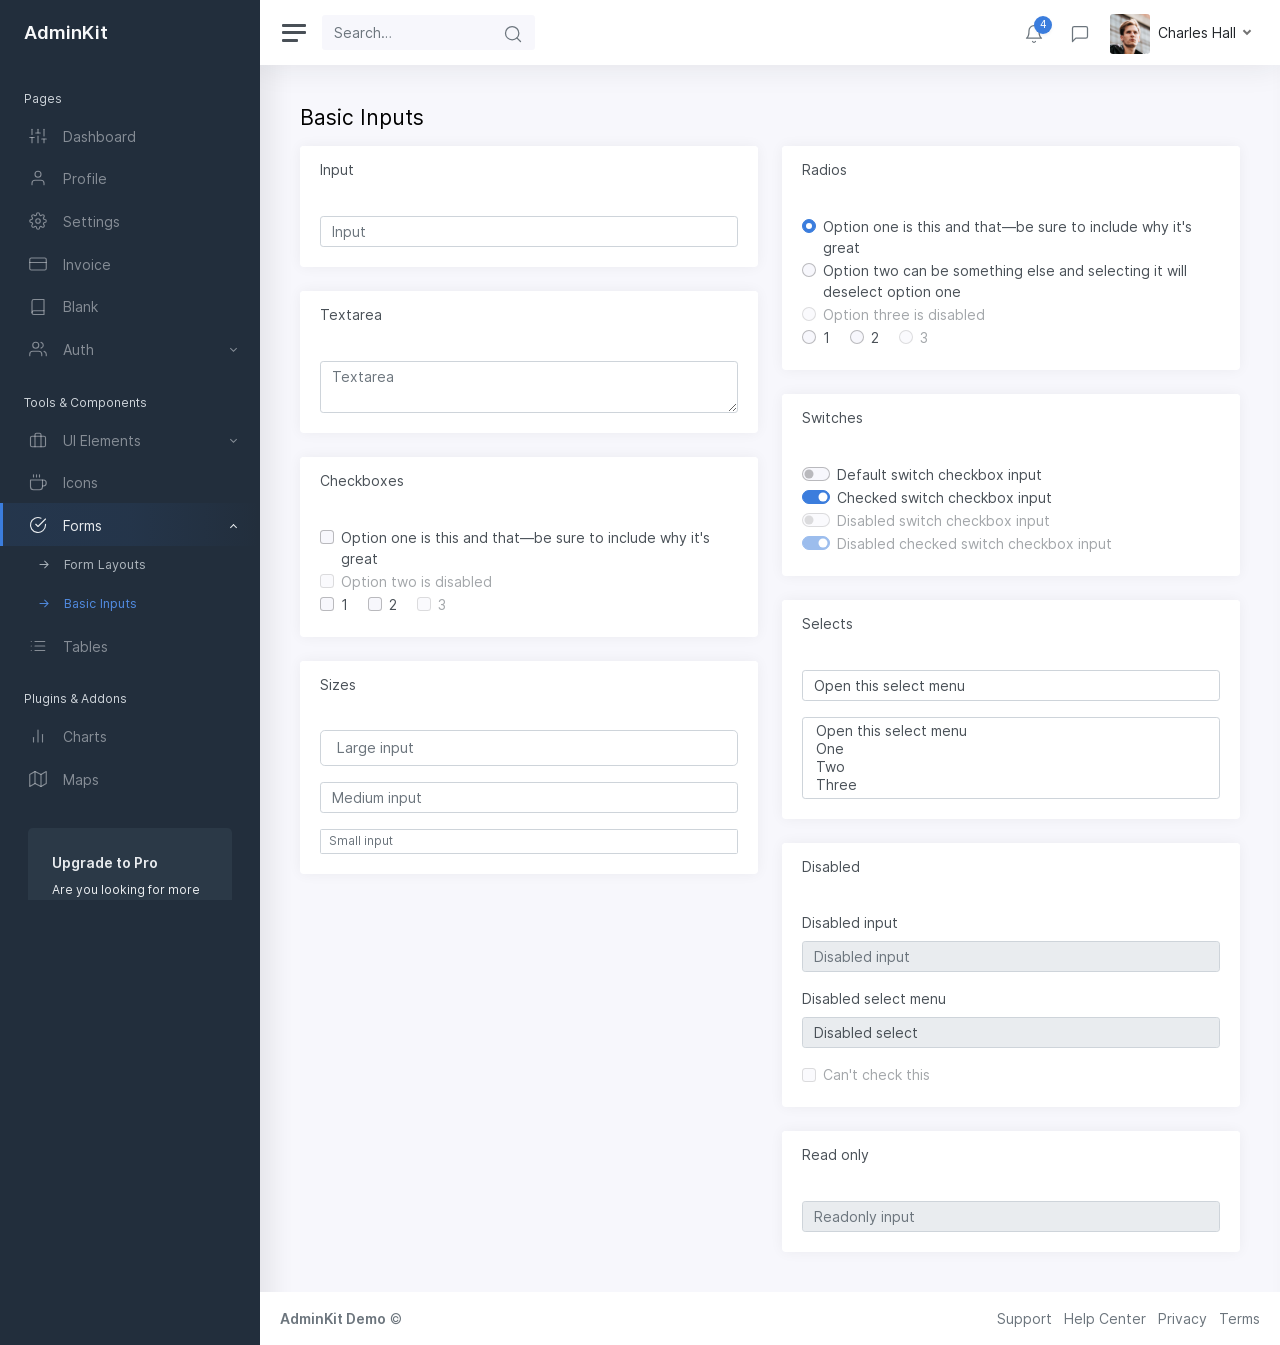
<file: public/template/forms-basic-inputs.html>
<!DOCTYPE html>
<html lang="en">

<head>
	<meta charset="utf-8">
	<meta http-equiv="X-UA-Compatible" content="IE=edge">
	<meta name="viewport" content="width=device-width, initial-scale=1, shrink-to-fit=no">
	<meta name="description" content="Responsive Admin &amp; Dashboard Template based on Bootstrap 5">
	<meta name="author" content="AdminKit">
	<meta name="keywords" content="adminkit, bootstrap, bootstrap 5, admin, dashboard, template, responsive, css, sass, html, theme, front-end, ui kit, web">

	<link rel="shortcut icon" href="img/icons/icon-48x48.png" />

	<title>Basic Inputs | AdminKit Demo</title>

	<link href="css/app.css" rel="stylesheet">
</head>

<body>
	<div class="wrapper">
		<nav id="sidebar" class="sidebar">
			<div class="sidebar-content js-simplebar">
				<a class="sidebar-brand" href="index.html">
          <span class="align-middle">AdminKit</span>
        </a>

				<ul class="sidebar-nav">
					<li class="sidebar-header">
						Pages
					</li>

					<li class="sidebar-item">
						<a class="sidebar-link" href="index.html">
              <i class="align-middle" data-feather="sliders"></i> <span class="align-middle">Dashboard</span>
            </a>
					</li>

					<li class="sidebar-item">
						<a class="sidebar-link" href="pages-profile.html">
              <i class="align-middle" data-feather="user"></i> <span class="align-middle">Profile</span>
            </a>
					</li>

					<li class="sidebar-item">
						<a class="sidebar-link" href="pages-settings.html">
              <i class="align-middle" data-feather="settings"></i> <span class="align-middle">Settings</span>
            </a>
					</li>

					<li class="sidebar-item">
						<a class="sidebar-link" href="pages-invoice.html">
              <i class="align-middle" data-feather="credit-card"></i> <span class="align-middle">Invoice</span>
            </a>
					</li>

					<li class="sidebar-item">
						<a class="sidebar-link" href="pages-blank.html">
              <i class="align-middle" data-feather="book"></i> <span class="align-middle">Blank</span>
            </a>
					</li>

					<li class="sidebar-item">
						<a href="#auth" data-toggle="collapse" class="sidebar-link collapsed">
              <i class="align-middle" data-feather="users"></i> <span class="align-middle">Auth</span>
            </a>
						<ul id="auth" class="sidebar-dropdown list-unstyled collapse " data-parent="#sidebar">
							<li class="sidebar-item"><a class="sidebar-link" href="pages-sign-in.html">Sign In</a></li>
							<li class="sidebar-item"><a class="sidebar-link" href="pages-sign-up.html">Sign Up</a></li>
						</ul>
					</li>

					<li class="sidebar-header">
						Tools & Components
					</li>
					<li class="sidebar-item">
						<a data-target="#ui" data-toggle="collapse" class="sidebar-link collapsed">
              <i class="align-middle" data-feather="briefcase"></i> <span class="align-middle">UI Elements</span>
            </a>
						<ul id="ui" class="sidebar-dropdown list-unstyled collapse " data-parent="#sidebar">
							<li class="sidebar-item"><a class="sidebar-link" href="ui-alerts.html">Alerts</a></li>
							<li class="sidebar-item"><a class="sidebar-link" href="ui-buttons.html">Buttons</a></li>
							<li class="sidebar-item"><a class="sidebar-link" href="ui-cards.html">Cards</a></li>
							<li class="sidebar-item"><a class="sidebar-link" href="ui-general.html">General</a></li>
							<li class="sidebar-item"><a class="sidebar-link" href="ui-grid.html">Grid</a></li>
							<li class="sidebar-item"><a class="sidebar-link" href="ui-modals.html">Modals</a></li>
							<li class="sidebar-item"><a class="sidebar-link" href="ui-typography.html">Typography</a></li>
						</ul>
					</li>

					<li class="sidebar-item">
						<a class="sidebar-link" href="icons-feather.html">
              <i class="align-middle" data-feather="coffee"></i> <span class="align-middle">Icons</span>
            </a>
					</li>

					<li class="sidebar-item active">
						<a data-target="#forms" data-toggle="collapse" class="sidebar-link">
              <i class="align-middle" data-feather="check-circle"></i> <span class="align-middle">Forms</span>
            </a>
						<ul id="forms" class="sidebar-dropdown list-unstyled collapse show" data-parent="#sidebar">
							<li class="sidebar-item"><a class="sidebar-link" href="forms-layouts.html">Form Layouts</a></li>
							<li class="sidebar-item active"><a class="sidebar-link" href="forms-basic-inputs.html">Basic Inputs</a></li>
						</ul>
					</li>

					<li class="sidebar-item">
						<a class="sidebar-link" href="tables-bootstrap.html">
              <i class="align-middle" data-feather="list"></i> <span class="align-middle">Tables</span>
            </a>
					</li>

					<li class="sidebar-header">
						Plugins & Addons
					</li>

					<li class="sidebar-item">
						<a class="sidebar-link" href="charts-chartjs.html">
              <i class="align-middle" data-feather="bar-chart-2"></i> <span class="align-middle">Charts</span>
            </a>
					</li>

					<li class="sidebar-item">
						<a class="sidebar-link" href="maps-google.html">
              <i class="align-middle" data-feather="map"></i> <span class="align-middle">Maps</span>
            </a>
					</li>
				</ul>

				<div class="sidebar-cta">
					<div class="sidebar-cta-content">
						<strong class="d-inline-block mb-2">Upgrade to Pro</strong>
						<div class="mb-3 text-sm">
							Are you looking for more components? Check out our premium version.
						</div>
						<a href="https://adminkit.io/pricing" target="_blank" class="btn btn-primary btn-block">Upgrade to Pro</a>
					</div>
				</div>
			</div>
		</nav>

		<div class="main">
			<nav class="navbar navbar-expand navbar-light navbar-bg">
				<a class="sidebar-toggle d-flex">
          <i class="hamburger align-self-center"></i>
        </a>

				<form class="d-none d-sm-inline-block">
					<div class="input-group input-group-navbar">
						<input type="text" class="form-control" placeholder="Search…" aria-label="Search">
						<button class="btn" type="button">
              <i class="align-middle" data-feather="search"></i>
            </button>
					</div>
				</form>

				<div class="navbar-collapse collapse">
					<ul class="navbar-nav navbar-align">
						<li class="nav-item dropdown">
							<a class="nav-icon dropdown-toggle" href="#" id="alertsDropdown" data-toggle="dropdown">
								<div class="position-relative">
									<i class="align-middle" data-feather="bell"></i>
									<span class="indicator">4</span>
								</div>
							</a>
							<div class="dropdown-menu dropdown-menu-lg dropdown-menu-right py-0" aria-labelledby="alertsDropdown">
								<div class="dropdown-menu-header">
									4 New Notifications
								</div>
								<div class="list-group">
									<a href="#" class="list-group-item">
										<div class="row g-0 align-items-center">
											<div class="col-2">
												<i class="text-danger" data-feather="alert-circle"></i>
											</div>
											<div class="col-10">
												<div class="text-dark">Update completed</div>
												<div class="text-muted small mt-1">Restart server 12 to complete the update.</div>
												<div class="text-muted small mt-1">30m ago</div>
											</div>
										</div>
									</a>
									<a href="#" class="list-group-item">
										<div class="row g-0 align-items-center">
											<div class="col-2">
												<i class="text-warning" data-feather="bell"></i>
											</div>
											<div class="col-10">
												<div class="text-dark">Lorem ipsum</div>
												<div class="text-muted small mt-1">Aliquam ex eros, imperdiet vulputate hendrerit et.</div>
												<div class="text-muted small mt-1">2h ago</div>
											</div>
										</div>
									</a>
									<a href="#" class="list-group-item">
										<div class="row g-0 align-items-center">
											<div class="col-2">
												<i class="text-primary" data-feather="home"></i>
											</div>
											<div class="col-10">
												<div class="text-dark">Login from 192.186.1.8</div>
												<div class="text-muted small mt-1">5h ago</div>
											</div>
										</div>
									</a>
									<a href="#" class="list-group-item">
										<div class="row g-0 align-items-center">
											<div class="col-2">
												<i class="text-success" data-feather="user-plus"></i>
											</div>
											<div class="col-10">
												<div class="text-dark">New connection</div>
												<div class="text-muted small mt-1">Christina accepted your request.</div>
												<div class="text-muted small mt-1">14h ago</div>
											</div>
										</div>
									</a>
								</div>
								<div class="dropdown-menu-footer">
									<a href="#" class="text-muted">Show all notifications</a>
								</div>
							</div>
						</li>
						<li class="nav-item dropdown">
							<a class="nav-icon dropdown-toggle" href="#" id="messagesDropdown" data-toggle="dropdown">
								<div class="position-relative">
									<i class="align-middle" data-feather="message-square"></i>
								</div>
							</a>
							<div class="dropdown-menu dropdown-menu-lg dropdown-menu-right py-0" aria-labelledby="messagesDropdown">
								<div class="dropdown-menu-header">
									<div class="position-relative">
										4 New Messages
									</div>
								</div>
								<div class="list-group">
									<a href="#" class="list-group-item">
										<div class="row g-0 align-items-center">
											<div class="col-2">
												<img src="img/avatars/avatar-5.jpg" class="avatar img-fluid rounded-circle" alt="Vanessa Tucker">
											</div>
											<div class="col-10 pl-2">
												<div class="text-dark">Vanessa Tucker</div>
												<div class="text-muted small mt-1">Nam pretium turpis et arcu. Duis arcu tortor.</div>
												<div class="text-muted small mt-1">15m ago</div>
											</div>
										</div>
									</a>
									<a href="#" class="list-group-item">
										<div class="row g-0 align-items-center">
											<div class="col-2">
												<img src="img/avatars/avatar-2.jpg" class="avatar img-fluid rounded-circle" alt="William Harris">
											</div>
											<div class="col-10 pl-2">
												<div class="text-dark">William Harris</div>
												<div class="text-muted small mt-1">Curabitur ligula sapien euismod vitae.</div>
												<div class="text-muted small mt-1">2h ago</div>
											</div>
										</div>
									</a>
									<a href="#" class="list-group-item">
										<div class="row g-0 align-items-center">
											<div class="col-2">
												<img src="img/avatars/avatar-4.jpg" class="avatar img-fluid rounded-circle" alt="Christina Mason">
											</div>
											<div class="col-10 pl-2">
												<div class="text-dark">Christina Mason</div>
												<div class="text-muted small mt-1">Pellentesque auctor neque nec urna.</div>
												<div class="text-muted small mt-1">4h ago</div>
											</div>
										</div>
									</a>
									<a href="#" class="list-group-item">
										<div class="row g-0 align-items-center">
											<div class="col-2">
												<img src="img/avatars/avatar-3.jpg" class="avatar img-fluid rounded-circle" alt="Sharon Lessman">
											</div>
											<div class="col-10 pl-2">
												<div class="text-dark">Sharon Lessman</div>
												<div class="text-muted small mt-1">Aenean tellus metus, bibendum sed, posuere ac, mattis non.</div>
												<div class="text-muted small mt-1">5h ago</div>
											</div>
										</div>
									</a>
								</div>
								<div class="dropdown-menu-footer">
									<a href="#" class="text-muted">Show all messages</a>
								</div>
							</div>
						</li>
						<li class="nav-item dropdown">
							<a class="nav-icon dropdown-toggle d-inline-block d-sm-none" href="#" data-toggle="dropdown">
                <i class="align-middle" data-feather="settings"></i>
              </a>

							<a class="nav-link dropdown-toggle d-none d-sm-inline-block" href="#" data-toggle="dropdown">
                <img src="img/avatars/avatar.jpg" class="avatar img-fluid rounded mr-1" alt="Charles Hall" /> <span class="text-dark">Charles Hall</span>
              </a>
							<div class="dropdown-menu dropdown-menu-right">
								<a class="dropdown-item" href="pages-profile.html"><i class="align-middle mr-1" data-feather="user"></i> Profile</a>
								<a class="dropdown-item" href="#"><i class="align-middle mr-1" data-feather="pie-chart"></i> Analytics</a>
								<div class="dropdown-divider"></div>
								<a class="dropdown-item" href="pages-settings.html"><i class="align-middle mr-1" data-feather="settings"></i> Settings & Privacy</a>
								<a class="dropdown-item" href="#"><i class="align-middle mr-1" data-feather="help-circle"></i> Help Center</a>
								<div class="dropdown-divider"></div>
								<a class="dropdown-item" href="#">Log out</a>
							</div>
						</li>
					</ul>
				</div>
			</nav>

			<main class="content">
				<div class="container-fluid p-0">

					<h1 class="h3 mb-3">Basic Inputs</h1>

					<div class="row">
						<div class="col-12 col-lg-6">
							<div class="card">
								<div class="card-header">
									<h5 class="card-title mb-0">Input</h5>
								</div>
								<div class="card-body">
									<input type="text" class="form-control" placeholder="Input">
								</div>
							</div>

							<div class="card">
								<div class="card-header">
									<h5 class="card-title mb-0">Textarea</h5>
								</div>
								<div class="card-body">
									<textarea class="form-control" rows="2" placeholder="Textarea"></textarea>
								</div>
							</div>

							<div class="card">
								<div class="card-header">
									<h5 class="card-title mb-0">Checkboxes</h5>
								</div>
								<div class="card-body">
									<div>
										<label class="form-check">
            <input class="form-check-input" type="checkbox" value="">
            <span class="form-check-label">
              Option one is this and that&mdash;be sure to include why it's great
            </span>
          </label>
										<label class="form-check">
            <input class="form-check-input" type="checkbox" value="" disabled>
            <span class="form-check-label">
              Option two is disabled
            </span>
          </label>
									</div>
									<div>
										<label class="form-check form-check-inline">
            <input class="form-check-input" type="checkbox" value="option1">
            <span class="form-check-label">
              1
            </span>
          </label>
										<label class="form-check form-check-inline">
            <input class="form-check-input" type="checkbox" value="option2">
            <span class="form-check-label">
              2
            </span>
          </label>
										<label class="form-check form-check-inline">
            <input class="form-check-input" type="checkbox" value="option3" disabled>
            <span class="form-check-label">
              3
            </span>
          </label>
									</div>
								</div>
							</div>

							<div class="card">
								<div class="card-header">
									<h5 class="card-title mb-0">Sizes</h5>
								</div>
								<div class="card-body">
									<input class="form-control form-control-lg mb-3" type="text" placeholder="Large input">
									<input class="form-control mb-3" type="text" placeholder="Medium input">
									<input class="form-control form-control-sm" type="text" placeholder="Small input">
								</div>
							</div>
						</div>

						<div class="col-12 col-lg-6">
							<div class="card">
								<div class="card-header">
									<h5 class="card-title mb-0">Radios</h5>
								</div>
								<div class="card-body">
									<div>
										<label class="form-check">
            <input class="form-check-input" type="radio" value="option1" name="radios-example" checked>
            <span class="form-check-label">
              Option one is this and that&mdash;be sure to include why it's great
            </span>
          </label>
										<label class="form-check">
            <input class="form-check-input" type="radio" value="option2" name="radios-example">
            <span class="form-check-label">
              Option two can be something else and selecting it will deselect option one
            </span>
          </label>
										<label class="form-check">
            <input class="form-check-input" type="radio" value="option3" name="radios-example" disabled>
            <span class="form-check-label">
              Option three is disabled
            </span>
          </label>
									</div>
									<div>
										<label class="form-check form-check-inline">
            <input class="form-check-input" type="radio" name="inline-radios-example" value="option1">
            <span class="form-check-label">
              1
            </span>
          </label>
										<label class="form-check form-check-inline">
            <input class="form-check-input" type="radio" name="inline-radios-example" value="option2">
            <span class="form-check-label">
              2
            </span>
          </label>
										<label class="form-check form-check-inline">
            <input class="form-check-input" type="radio" name="inline-radios-example" value="option3" disabled>
            <span class="form-check-label">
              3
            </span>
          </label>
									</div>
								</div>
							</div>

							<div class="card">
								<div class="card-header">
									<h5 class="card-title mb-0">Switches</h5>
								</div>
								<div class="card-body">
									<div class="form-check form-switch">
										<input class="form-check-input" type="checkbox" id="flexSwitchCheckDefault">
										<label class="form-check-label" for="flexSwitchCheckDefault">Default switch checkbox input</label>
									</div>
									<div class="form-check form-switch">
										<input class="form-check-input" type="checkbox" id="flexSwitchCheckChecked" checked>
										<label class="form-check-label" for="flexSwitchCheckChecked">Checked switch checkbox input</label>
									</div>
									<div class="form-check form-switch">
										<input class="form-check-input" type="checkbox" id="flexSwitchCheckDisabled" disabled>
										<label class="form-check-label" for="flexSwitchCheckDisabled">Disabled switch checkbox input</label>
									</div>
									<div class="form-check form-switch">
										<input class="form-check-input" type="checkbox" id="flexSwitchCheckCheckedDisabled" checked disabled>
										<label class="form-check-label" for="flexSwitchCheckCheckedDisabled">Disabled checked switch checkbox input</label>
									</div>
								</div>
							</div>

							<div class="card">
								<div class="card-header">
									<h5 class="card-title mb-0">Selects</h5>
								</div>
								<div class="card-body">
									<select class="form-control mb-3">
          <option selected>Open this select menu</option>
          <option>One</option>
          <option>Two</option>
          <option>Three</option>
        </select>

									<select multiple class="form-control">
          <option>Open this select menu</option>
          <option>One</option>
          <option>Two</option>
          <option>Three</option>
        </select>
								</div>
							</div>

							<div class="card">
								<div class="card-header">
									<h5 class="card-title mb-0">Disabled</h5>
								</div>
								<div class="card-body">
									<div class="mb-3">
										<label class="form-label">Disabled input</label>
										<input type="text" class="form-control" placeholder="Disabled input" disabled>
									</div>
									<div class="mb-3">
										<label class="form-label">Disabled select menu</label>
										<select class="form-control" disabled>
            <option>Disabled select</option>
          </select>
									</div>
									<label class="form-check">
          <input class="form-check-input" type="checkbox" value="" disabled>
          <span class="form-check-label">
            Can't check this
          </span>
        </label>
								</div>
							</div>

							<div class="card">
								<div class="card-header">
									<h5 class="card-title mb-0">Read only</h5>
								</div>
								<div class="card-body">
									<input class="form-control" type="text" placeholder="Readonly input" readonly>
								</div>
							</div>
						</div>
					</div>

				</div>
			</main>

			<footer class="footer">
				<div class="container-fluid">
					<div class="row text-muted">
						<div class="col-6 text-left">
							<p class="mb-0">
								<a href="index.html" class="text-muted"><strong>AdminKit Demo</strong></a> &copy;
							</p>
						</div>
						<div class="col-6 text-right">
							<ul class="list-inline">
								<li class="list-inline-item">
									<a class="text-muted" href="#">Support</a>
								</li>
								<li class="list-inline-item">
									<a class="text-muted" href="#">Help Center</a>
								</li>
								<li class="list-inline-item">
									<a class="text-muted" href="#">Privacy</a>
								</li>
								<li class="list-inline-item">
									<a class="text-muted" href="#">Terms</a>
								</li>
							</ul>
						</div>
					</div>
				</div>
			</footer>
		</div>
	</div>

	<script src="js/app.js"></script>

</body>

</html>
</file>
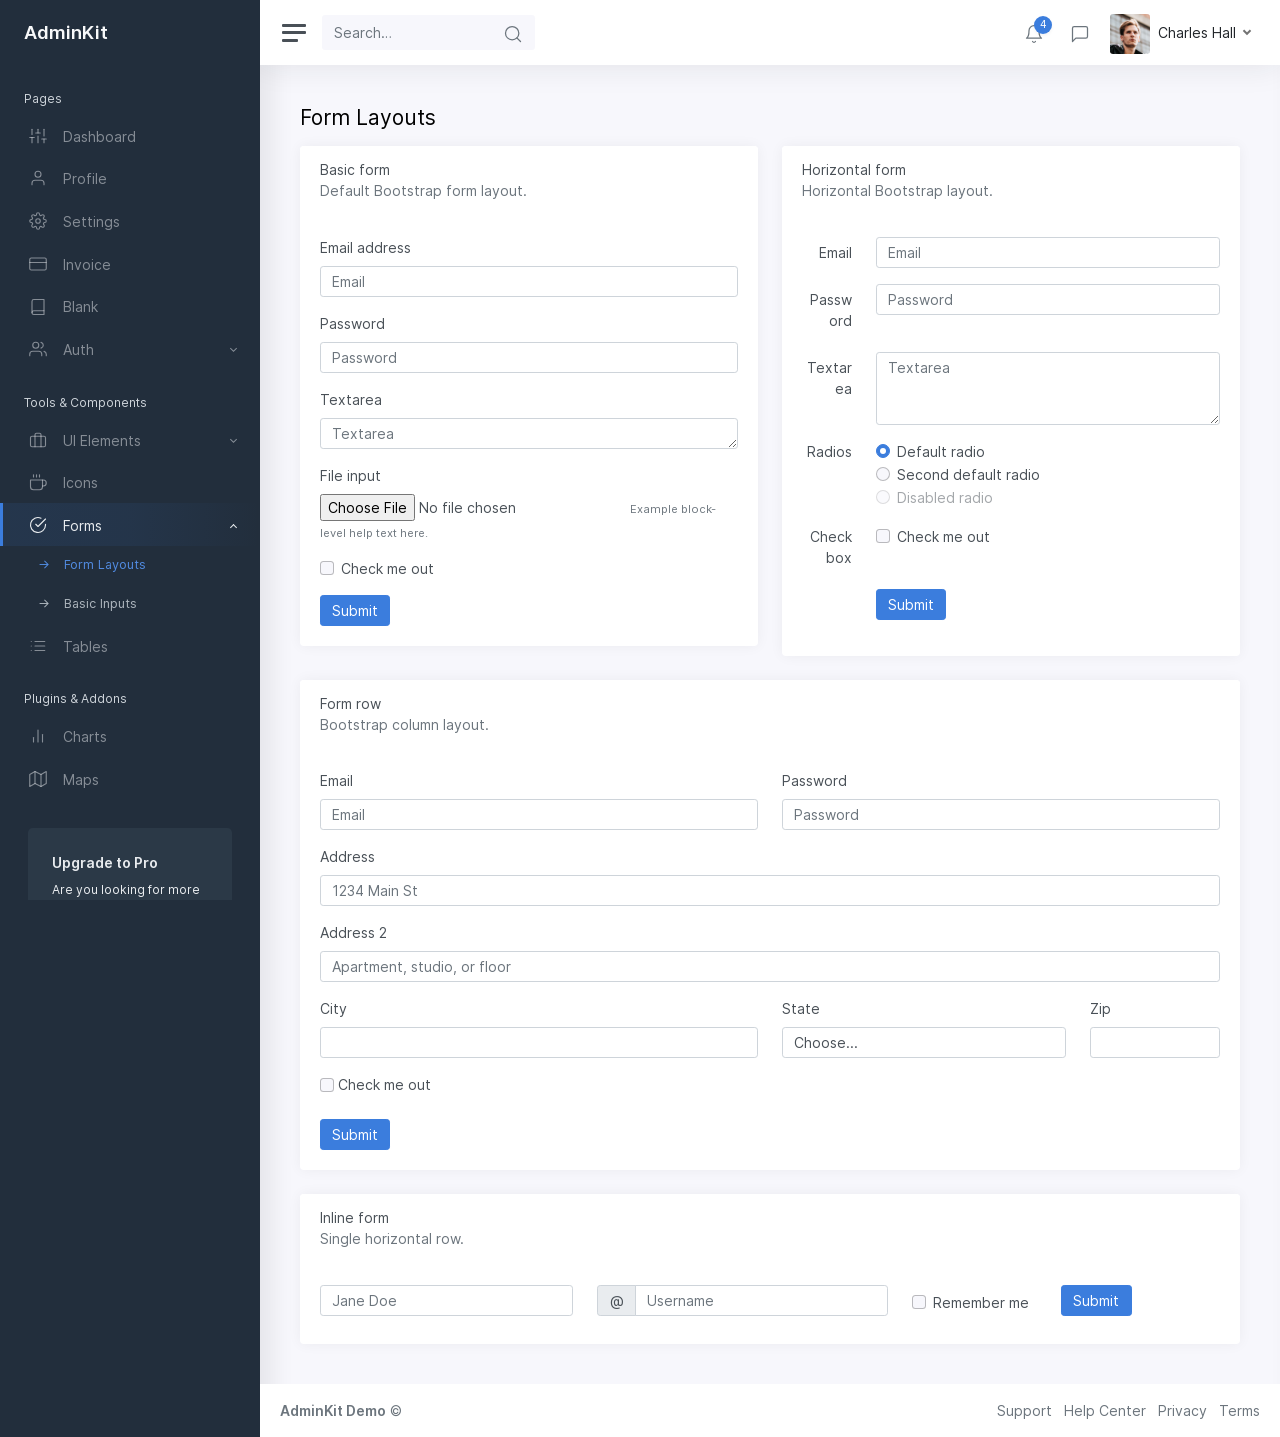
<file: public/template/forms-layouts.html>
<!DOCTYPE html>
<html lang="en">

<head>
	<meta charset="utf-8">
	<meta http-equiv="X-UA-Compatible" content="IE=edge">
	<meta name="viewport" content="width=device-width, initial-scale=1, shrink-to-fit=no">
	<meta name="description" content="Responsive Admin &amp; Dashboard Template based on Bootstrap 5">
	<meta name="author" content="AdminKit">
	<meta name="keywords" content="adminkit, bootstrap, bootstrap 5, admin, dashboard, template, responsive, css, sass, html, theme, front-end, ui kit, web">

	<link rel="shortcut icon" href="img/icons/icon-48x48.png" />

	<title>Form Layouts | AdminKit Demo</title>

	<link href="css/app.css" rel="stylesheet">
</head>

<body>
	<div class="wrapper">
		<nav id="sidebar" class="sidebar">
			<div class="sidebar-content js-simplebar">
				<a class="sidebar-brand" href="index.html">
          <span class="align-middle">AdminKit</span>
        </a>

				<ul class="sidebar-nav">
					<li class="sidebar-header">
						Pages
					</li>

					<li class="sidebar-item">
						<a class="sidebar-link" href="index.html">
              <i class="align-middle" data-feather="sliders"></i> <span class="align-middle">Dashboard</span>
            </a>
					</li>

					<li class="sidebar-item">
						<a class="sidebar-link" href="pages-profile.html">
              <i class="align-middle" data-feather="user"></i> <span class="align-middle">Profile</span>
            </a>
					</li>

					<li class="sidebar-item">
						<a class="sidebar-link" href="pages-settings.html">
              <i class="align-middle" data-feather="settings"></i> <span class="align-middle">Settings</span>
            </a>
					</li>

					<li class="sidebar-item">
						<a class="sidebar-link" href="pages-invoice.html">
              <i class="align-middle" data-feather="credit-card"></i> <span class="align-middle">Invoice</span>
            </a>
					</li>

					<li class="sidebar-item">
						<a class="sidebar-link" href="pages-blank.html">
              <i class="align-middle" data-feather="book"></i> <span class="align-middle">Blank</span>
            </a>
					</li>

					<li class="sidebar-item">
						<a href="#auth" data-toggle="collapse" class="sidebar-link collapsed">
              <i class="align-middle" data-feather="users"></i> <span class="align-middle">Auth</span>
            </a>
						<ul id="auth" class="sidebar-dropdown list-unstyled collapse " data-parent="#sidebar">
							<li class="sidebar-item"><a class="sidebar-link" href="pages-sign-in.html">Sign In</a></li>
							<li class="sidebar-item"><a class="sidebar-link" href="pages-sign-up.html">Sign Up</a></li>
						</ul>
					</li>

					<li class="sidebar-header">
						Tools & Components
					</li>
					<li class="sidebar-item">
						<a data-target="#ui" data-toggle="collapse" class="sidebar-link collapsed">
              <i class="align-middle" data-feather="briefcase"></i> <span class="align-middle">UI Elements</span>
            </a>
						<ul id="ui" class="sidebar-dropdown list-unstyled collapse " data-parent="#sidebar">
							<li class="sidebar-item"><a class="sidebar-link" href="ui-alerts.html">Alerts</a></li>
							<li class="sidebar-item"><a class="sidebar-link" href="ui-buttons.html">Buttons</a></li>
							<li class="sidebar-item"><a class="sidebar-link" href="ui-cards.html">Cards</a></li>
							<li class="sidebar-item"><a class="sidebar-link" href="ui-general.html">General</a></li>
							<li class="sidebar-item"><a class="sidebar-link" href="ui-grid.html">Grid</a></li>
							<li class="sidebar-item"><a class="sidebar-link" href="ui-modals.html">Modals</a></li>
							<li class="sidebar-item"><a class="sidebar-link" href="ui-typography.html">Typography</a></li>
						</ul>
					</li>

					<li class="sidebar-item">
						<a class="sidebar-link" href="icons-feather.html">
              <i class="align-middle" data-feather="coffee"></i> <span class="align-middle">Icons</span>
            </a>
					</li>

					<li class="sidebar-item active">
						<a data-target="#forms" data-toggle="collapse" class="sidebar-link">
              <i class="align-middle" data-feather="check-circle"></i> <span class="align-middle">Forms</span>
            </a>
						<ul id="forms" class="sidebar-dropdown list-unstyled collapse show" data-parent="#sidebar">
							<li class="sidebar-item active"><a class="sidebar-link" href="forms-layouts.html">Form Layouts</a></li>
							<li class="sidebar-item"><a class="sidebar-link" href="forms-basic-inputs.html">Basic Inputs</a></li>
						</ul>
					</li>

					<li class="sidebar-item">
						<a class="sidebar-link" href="tables-bootstrap.html">
              <i class="align-middle" data-feather="list"></i> <span class="align-middle">Tables</span>
            </a>
					</li>

					<li class="sidebar-header">
						Plugins & Addons
					</li>

					<li class="sidebar-item">
						<a class="sidebar-link" href="charts-chartjs.html">
              <i class="align-middle" data-feather="bar-chart-2"></i> <span class="align-middle">Charts</span>
            </a>
					</li>

					<li class="sidebar-item">
						<a class="sidebar-link" href="maps-google.html">
              <i class="align-middle" data-feather="map"></i> <span class="align-middle">Maps</span>
            </a>
					</li>
				</ul>

				<div class="sidebar-cta">
					<div class="sidebar-cta-content">
						<strong class="d-inline-block mb-2">Upgrade to Pro</strong>
						<div class="mb-3 text-sm">
							Are you looking for more components? Check out our premium version.
						</div>
						<a href="https://adminkit.io/pricing" target="_blank" class="btn btn-primary btn-block">Upgrade to Pro</a>
					</div>
				</div>
			</div>
		</nav>

		<div class="main">
			<nav class="navbar navbar-expand navbar-light navbar-bg">
				<a class="sidebar-toggle d-flex">
          <i class="hamburger align-self-center"></i>
        </a>

				<form class="d-none d-sm-inline-block">
					<div class="input-group input-group-navbar">
						<input type="text" class="form-control" placeholder="Search…" aria-label="Search">
						<button class="btn" type="button">
              <i class="align-middle" data-feather="search"></i>
            </button>
					</div>
				</form>

				<div class="navbar-collapse collapse">
					<ul class="navbar-nav navbar-align">
						<li class="nav-item dropdown">
							<a class="nav-icon dropdown-toggle" href="#" id="alertsDropdown" data-toggle="dropdown">
								<div class="position-relative">
									<i class="align-middle" data-feather="bell"></i>
									<span class="indicator">4</span>
								</div>
							</a>
							<div class="dropdown-menu dropdown-menu-lg dropdown-menu-right py-0" aria-labelledby="alertsDropdown">
								<div class="dropdown-menu-header">
									4 New Notifications
								</div>
								<div class="list-group">
									<a href="#" class="list-group-item">
										<div class="row g-0 align-items-center">
											<div class="col-2">
												<i class="text-danger" data-feather="alert-circle"></i>
											</div>
											<div class="col-10">
												<div class="text-dark">Update completed</div>
												<div class="text-muted small mt-1">Restart server 12 to complete the update.</div>
												<div class="text-muted small mt-1">30m ago</div>
											</div>
										</div>
									</a>
									<a href="#" class="list-group-item">
										<div class="row g-0 align-items-center">
											<div class="col-2">
												<i class="text-warning" data-feather="bell"></i>
											</div>
											<div class="col-10">
												<div class="text-dark">Lorem ipsum</div>
												<div class="text-muted small mt-1">Aliquam ex eros, imperdiet vulputate hendrerit et.</div>
												<div class="text-muted small mt-1">2h ago</div>
											</div>
										</div>
									</a>
									<a href="#" class="list-group-item">
										<div class="row g-0 align-items-center">
											<div class="col-2">
												<i class="text-primary" data-feather="home"></i>
											</div>
											<div class="col-10">
												<div class="text-dark">Login from 192.186.1.8</div>
												<div class="text-muted small mt-1">5h ago</div>
											</div>
										</div>
									</a>
									<a href="#" class="list-group-item">
										<div class="row g-0 align-items-center">
											<div class="col-2">
												<i class="text-success" data-feather="user-plus"></i>
											</div>
											<div class="col-10">
												<div class="text-dark">New connection</div>
												<div class="text-muted small mt-1">Christina accepted your request.</div>
												<div class="text-muted small mt-1">14h ago</div>
											</div>
										</div>
									</a>
								</div>
								<div class="dropdown-menu-footer">
									<a href="#" class="text-muted">Show all notifications</a>
								</div>
							</div>
						</li>
						<li class="nav-item dropdown">
							<a class="nav-icon dropdown-toggle" href="#" id="messagesDropdown" data-toggle="dropdown">
								<div class="position-relative">
									<i class="align-middle" data-feather="message-square"></i>
								</div>
							</a>
							<div class="dropdown-menu dropdown-menu-lg dropdown-menu-right py-0" aria-labelledby="messagesDropdown">
								<div class="dropdown-menu-header">
									<div class="position-relative">
										4 New Messages
									</div>
								</div>
								<div class="list-group">
									<a href="#" class="list-group-item">
										<div class="row g-0 align-items-center">
											<div class="col-2">
												<img src="img/avatars/avatar-5.jpg" class="avatar img-fluid rounded-circle" alt="Vanessa Tucker">
											</div>
											<div class="col-10 pl-2">
												<div class="text-dark">Vanessa Tucker</div>
												<div class="text-muted small mt-1">Nam pretium turpis et arcu. Duis arcu tortor.</div>
												<div class="text-muted small mt-1">15m ago</div>
											</div>
										</div>
									</a>
									<a href="#" class="list-group-item">
										<div class="row g-0 align-items-center">
											<div class="col-2">
												<img src="img/avatars/avatar-2.jpg" class="avatar img-fluid rounded-circle" alt="William Harris">
											</div>
											<div class="col-10 pl-2">
												<div class="text-dark">William Harris</div>
												<div class="text-muted small mt-1">Curabitur ligula sapien euismod vitae.</div>
												<div class="text-muted small mt-1">2h ago</div>
											</div>
										</div>
									</a>
									<a href="#" class="list-group-item">
										<div class="row g-0 align-items-center">
											<div class="col-2">
												<img src="img/avatars/avatar-4.jpg" class="avatar img-fluid rounded-circle" alt="Christina Mason">
											</div>
											<div class="col-10 pl-2">
												<div class="text-dark">Christina Mason</div>
												<div class="text-muted small mt-1">Pellentesque auctor neque nec urna.</div>
												<div class="text-muted small mt-1">4h ago</div>
											</div>
										</div>
									</a>
									<a href="#" class="list-group-item">
										<div class="row g-0 align-items-center">
											<div class="col-2">
												<img src="img/avatars/avatar-3.jpg" class="avatar img-fluid rounded-circle" alt="Sharon Lessman">
											</div>
											<div class="col-10 pl-2">
												<div class="text-dark">Sharon Lessman</div>
												<div class="text-muted small mt-1">Aenean tellus metus, bibendum sed, posuere ac, mattis non.</div>
												<div class="text-muted small mt-1">5h ago</div>
											</div>
										</div>
									</a>
								</div>
								<div class="dropdown-menu-footer">
									<a href="#" class="text-muted">Show all messages</a>
								</div>
							</div>
						</li>
						<li class="nav-item dropdown">
							<a class="nav-icon dropdown-toggle d-inline-block d-sm-none" href="#" data-toggle="dropdown">
                <i class="align-middle" data-feather="settings"></i>
              </a>

							<a class="nav-link dropdown-toggle d-none d-sm-inline-block" href="#" data-toggle="dropdown">
                <img src="img/avatars/avatar.jpg" class="avatar img-fluid rounded mr-1" alt="Charles Hall" /> <span class="text-dark">Charles Hall</span>
              </a>
							<div class="dropdown-menu dropdown-menu-right">
								<a class="dropdown-item" href="pages-profile.html"><i class="align-middle mr-1" data-feather="user"></i> Profile</a>
								<a class="dropdown-item" href="#"><i class="align-middle mr-1" data-feather="pie-chart"></i> Analytics</a>
								<div class="dropdown-divider"></div>
								<a class="dropdown-item" href="pages-settings.html"><i class="align-middle mr-1" data-feather="settings"></i> Settings & Privacy</a>
								<a class="dropdown-item" href="#"><i class="align-middle mr-1" data-feather="help-circle"></i> Help Center</a>
								<div class="dropdown-divider"></div>
								<a class="dropdown-item" href="#">Log out</a>
							</div>
						</li>
					</ul>
				</div>
			</nav>

			<main class="content">
				<div class="container-fluid p-0">

					<h1 class="h3 mb-3">Form Layouts</h1>

					<div class="row">
						<div class="col-12 col-xl-6">
							<div class="card">
								<div class="card-header">
									<h5 class="card-title">Basic form</h5>
									<h6 class="card-subtitle text-muted">Default Bootstrap form layout.</h6>
								</div>
								<div class="card-body">
									<form>
										<div class="mb-3">
											<label class="form-label">Email address</label>
											<input type="email" class="form-control" placeholder="Email">
										</div>
										<div class="mb-3">
											<label class="form-label">Password</label>
											<input type="password" class="form-control" placeholder="Password">
										</div>
										<div class="mb-3">
											<label class="form-label">Textarea</label>
											<textarea class="form-control" placeholder="Textarea" rows="1"></textarea>
										</div>
										<div class="mb-3">
											<label class="form-label w-100">File input</label>
											<input type="file">
											<small class="form-text text-muted">Example block-level help text here.</small>
										</div>
										<div class="mb-3">
											<label class="form-check m-0">
              <input type="checkbox" class="form-check-input">
              <span class="form-check-label">Check me out</span>
            </label>
										</div>
										<button type="submit" class="btn btn-primary">Submit</button>
									</form>
								</div>
							</div>
						</div>
						<div class="col-12 col-xl-6">
							<div class="card">
								<div class="card-header">
									<h5 class="card-title">Horizontal form</h5>
									<h6 class="card-subtitle text-muted">Horizontal Bootstrap layout.</h6>
								</div>
								<div class="card-body">
									<form>
										<div class="mb-3 row">
											<label class="col-form-label col-sm-2 text-sm-right">Email</label>
											<div class="col-sm-10">
												<input type="email" class="form-control" placeholder="Email">
											</div>
										</div>
										<div class="mb-3 row">
											<label class="col-form-label col-sm-2 text-sm-right">Password</label>
											<div class="col-sm-10">
												<input type="password" class="form-control" placeholder="Password">
											</div>
										</div>
										<div class="mb-3 row">
											<label class="col-form-label col-sm-2 text-sm-right">Textarea</label>
											<div class="col-sm-10">
												<textarea class="form-control" placeholder="Textarea" rows="3"></textarea>
											</div>
										</div>
										<fieldset class="mb-3">
											<div class="row">
												<label class="col-form-label col-sm-2 text-sm-right pt-sm-0">Radios</label>
												<div class="col-sm-10">
													<label class="form-check">
                  <input name="radio-3" type="radio" class="form-check-input" checked>
                  <span class="form-check-label">Default radio</span>
                </label>
													<label class="form-check">
                  <input name="radio-3" type="radio" class="form-check-input">
                  <span class="form-check-label">Second default radio</span>
                </label>
													<label class="form-check">
                  <input name="radio-3" type="radio" class="form-check-input" disabled>
                  <span class="form-check-label">Disabled radio</span>
                </label>
												</div>
											</div>
										</fieldset>
										<div class="mb-3 row">
											<label class="col-form-label col-sm-2 text-sm-right pt-sm-0">Checkbox</label>
											<div class="col-sm-10">
												<label class="form-check m-0">
                <input type="checkbox" class="form-check-input">
                <span class="form-check-label">Check me out</span>
              </label>
											</div>
										</div>
										<div class="mb-3 row">
											<div class="col-sm-10 ml-sm-auto">
												<button type="submit" class="btn btn-primary">Submit</button>
											</div>
										</div>
									</form>
								</div>
							</div>
						</div>

						<div class="col-md-12">
							<div class="card">
								<div class="card-header">
									<h5 class="card-title">Form row</h5>
									<h6 class="card-subtitle text-muted">Bootstrap column layout.</h6>
								</div>
								<div class="card-body">
									<form>
										<div class="row">
											<div class="mb-3 col-md-6">
												<label class="form-label" for="inputEmail4">Email</label>
												<input type="email" class="form-control" id="inputEmail4" placeholder="Email">
											</div>
											<div class="mb-3 col-md-6">
												<label class="form-label" for="inputPassword4">Password</label>
												<input type="password" class="form-control" id="inputPassword4" placeholder="Password">
											</div>
										</div>
										<div class="mb-3">
											<label class="form-label" for="inputAddress">Address</label>
											<input type="text" class="form-control" id="inputAddress" placeholder="1234 Main St">
										</div>
										<div class="mb-3">
											<label class="form-label" for="inputAddress2">Address 2</label>
											<input type="text" class="form-control" id="inputAddress2" placeholder="Apartment, studio, or floor">
										</div>
										<div class="row">
											<div class="mb-3 col-md-6">
												<label class="form-label" for="inputCity">City</label>
												<input type="text" class="form-control" id="inputCity">
											</div>
											<div class="mb-3 col-md-4">
												<label class="form-label" for="inputState">State</label>
												<select id="inputState" class="form-control">
                <option selected>Choose...</option>
                <option>...</option>
              </select>
											</div>
											<div class="mb-3 col-md-2">
												<label class="form-label" for="inputZip">Zip</label>
												<input type="text" class="form-control" id="inputZip">
											</div>
										</div>
										<div class="mb-3">
											<label class="form-label" class="form-check m-0">
              <input type="checkbox" class="form-check-input">
              <span class="form-check-label">Check me out</span>
            </label>
										</div>
										<button type="submit" class="btn btn-primary">Submit</button>
									</form>
								</div>
							</div>
						</div>

						<div class="col-md-12">
							<div class="card">
								<div class="card-header">
									<h5 class="card-title">Inline form</h5>
									<h6 class="card-subtitle text-muted">Single horizontal row.</h6>
								</div>
								<div class="card-body">
									<form class="row row-cols-md-auto align-items-center">
										<div class="col-12">
											<label class="sr-only" for="inlineFormInputName2">Name</label>
											<input type="text" class="form-control mb-2 mr-sm-2" id="inlineFormInputName2" placeholder="Jane Doe">
										</div>

										<div class="col-12">
											<label class="sr-only" for="inlineFormInputGroupUsername2">Username</label>
											<div class="input-group mb-2 mr-sm-2">
												<div class="input-group-text">@</div>
												<input type="text" class="form-control" id="inlineFormInputGroupUsername2" placeholder="Username">
											</div>
										</div>

										<div class="col-12">
											<div class="form-check mb-1 mr-sm-2">
												<input type="checkbox" class="form-check-input" id="customControlInline">
												<label class="form-check-label" for="customControlInline">Remember me</label>
											</div>
										</div>

										<div class="col-12">
											<button type="submit" class="btn btn-primary mb-2">Submit</button>
										</div>
									</form>
								</div>
							</div>
						</div>
					</div>

				</div>
			</main>

			<footer class="footer">
				<div class="container-fluid">
					<div class="row text-muted">
						<div class="col-6 text-left">
							<p class="mb-0">
								<a href="index.html" class="text-muted"><strong>AdminKit Demo</strong></a> &copy;
							</p>
						</div>
						<div class="col-6 text-right">
							<ul class="list-inline">
								<li class="list-inline-item">
									<a class="text-muted" href="#">Support</a>
								</li>
								<li class="list-inline-item">
									<a class="text-muted" href="#">Help Center</a>
								</li>
								<li class="list-inline-item">
									<a class="text-muted" href="#">Privacy</a>
								</li>
								<li class="list-inline-item">
									<a class="text-muted" href="#">Terms</a>
								</li>
							</ul>
						</div>
					</div>
				</div>
			</footer>
		</div>
	</div>

	<script src="js/app.js"></script>

</body>

</html>
</file>
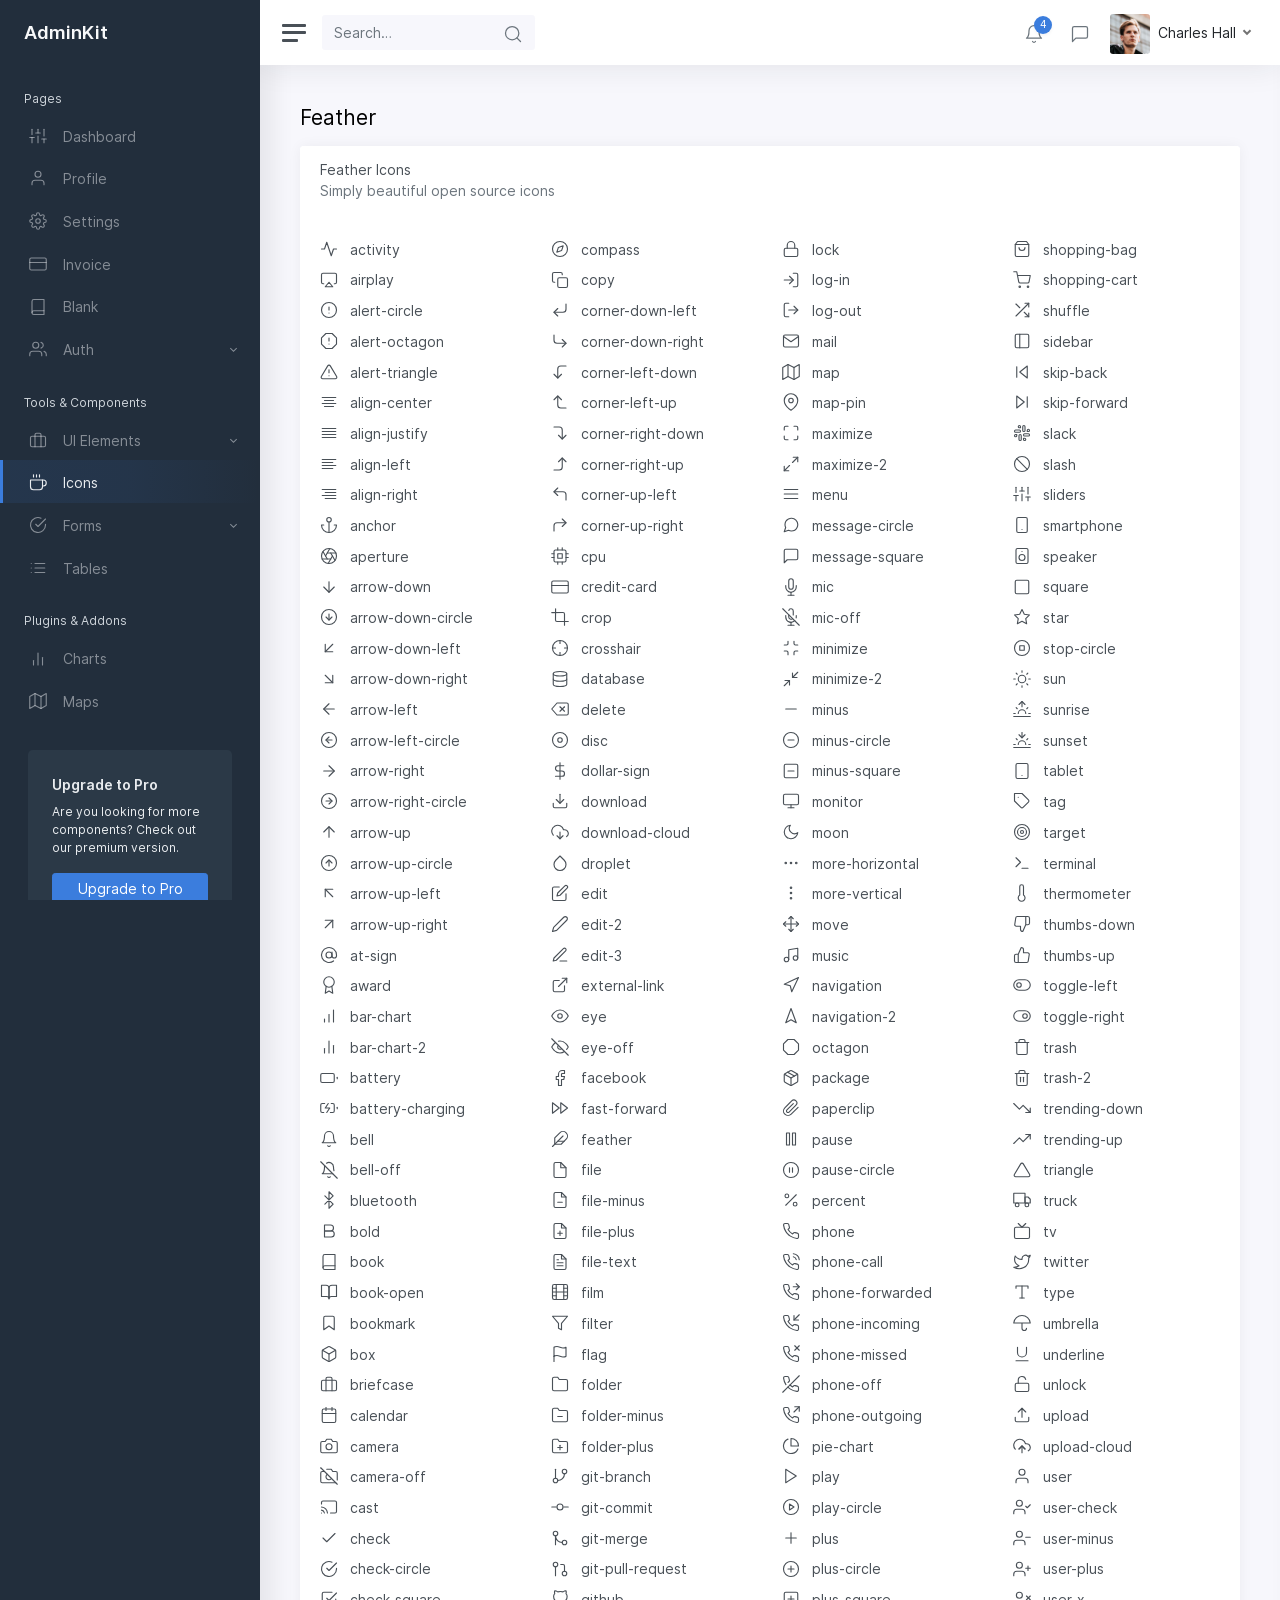
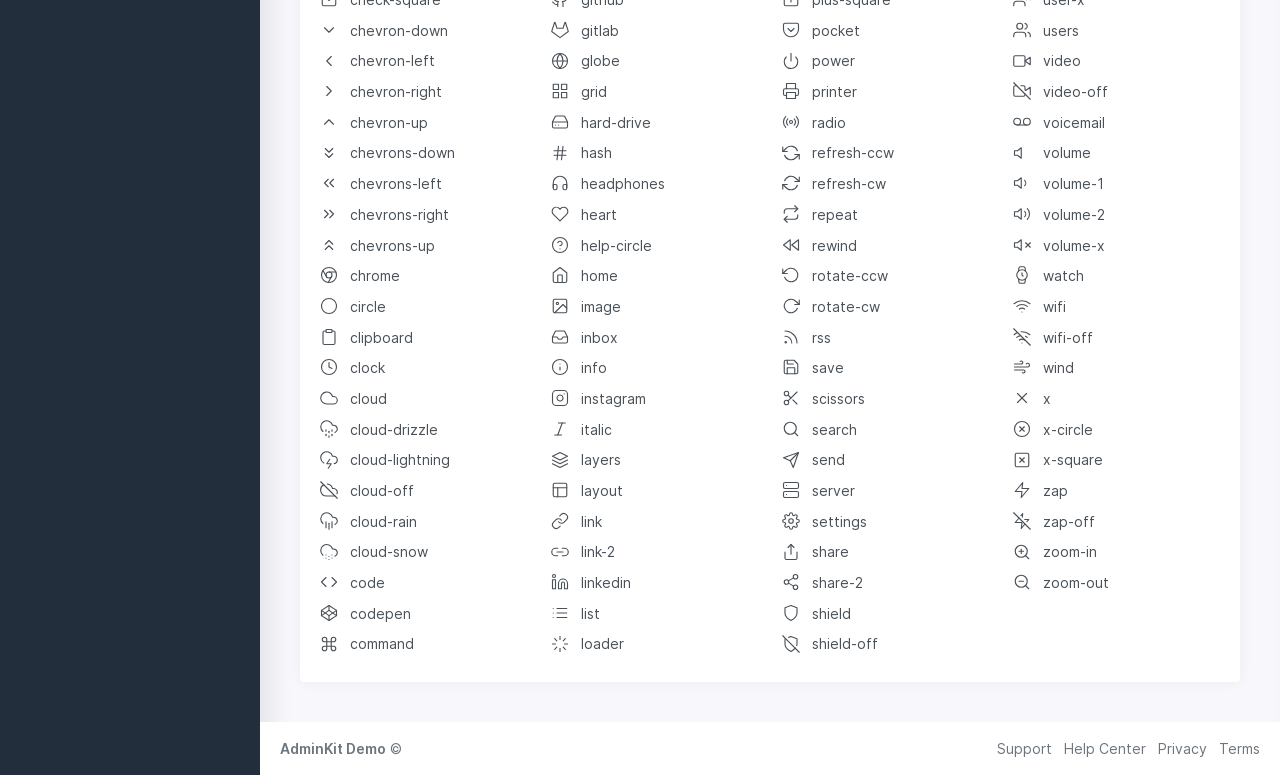
<file: public/template/icons-feather.html>
<!DOCTYPE html>
<html lang="en">

<head>
	<meta charset="utf-8">
	<meta http-equiv="X-UA-Compatible" content="IE=edge">
	<meta name="viewport" content="width=device-width, initial-scale=1, shrink-to-fit=no">
	<meta name="description" content="Responsive Admin &amp; Dashboard Template based on Bootstrap 5">
	<meta name="author" content="AdminKit">
	<meta name="keywords" content="adminkit, bootstrap, bootstrap 5, admin, dashboard, template, responsive, css, sass, html, theme, front-end, ui kit, web">

	<link rel="shortcut icon" href="img/icons/icon-48x48.png" />

	<title>Feather | AdminKit Demo</title>

	<link href="css/app.css" rel="stylesheet">
</head>

<body>
	<div class="wrapper">
		<nav id="sidebar" class="sidebar">
			<div class="sidebar-content js-simplebar">
				<a class="sidebar-brand" href="index.html">
          <span class="align-middle">AdminKit</span>
        </a>

				<ul class="sidebar-nav">
					<li class="sidebar-header">
						Pages
					</li>

					<li class="sidebar-item">
						<a class="sidebar-link" href="index.html">
              <i class="align-middle" data-feather="sliders"></i> <span class="align-middle">Dashboard</span>
            </a>
					</li>

					<li class="sidebar-item">
						<a class="sidebar-link" href="pages-profile.html">
              <i class="align-middle" data-feather="user"></i> <span class="align-middle">Profile</span>
            </a>
					</li>

					<li class="sidebar-item">
						<a class="sidebar-link" href="pages-settings.html">
              <i class="align-middle" data-feather="settings"></i> <span class="align-middle">Settings</span>
            </a>
					</li>

					<li class="sidebar-item">
						<a class="sidebar-link" href="pages-invoice.html">
              <i class="align-middle" data-feather="credit-card"></i> <span class="align-middle">Invoice</span>
            </a>
					</li>

					<li class="sidebar-item">
						<a class="sidebar-link" href="pages-blank.html">
              <i class="align-middle" data-feather="book"></i> <span class="align-middle">Blank</span>
            </a>
					</li>

					<li class="sidebar-item">
						<a href="#auth" data-toggle="collapse" class="sidebar-link collapsed">
              <i class="align-middle" data-feather="users"></i> <span class="align-middle">Auth</span>
            </a>
						<ul id="auth" class="sidebar-dropdown list-unstyled collapse " data-parent="#sidebar">
							<li class="sidebar-item"><a class="sidebar-link" href="pages-sign-in.html">Sign In</a></li>
							<li class="sidebar-item"><a class="sidebar-link" href="pages-sign-up.html">Sign Up</a></li>
						</ul>
					</li>

					<li class="sidebar-header">
						Tools & Components
					</li>
					<li class="sidebar-item">
						<a data-target="#ui" data-toggle="collapse" class="sidebar-link collapsed">
              <i class="align-middle" data-feather="briefcase"></i> <span class="align-middle">UI Elements</span>
            </a>
						<ul id="ui" class="sidebar-dropdown list-unstyled collapse " data-parent="#sidebar">
							<li class="sidebar-item"><a class="sidebar-link" href="ui-alerts.html">Alerts</a></li>
							<li class="sidebar-item"><a class="sidebar-link" href="ui-buttons.html">Buttons</a></li>
							<li class="sidebar-item"><a class="sidebar-link" href="ui-cards.html">Cards</a></li>
							<li class="sidebar-item"><a class="sidebar-link" href="ui-general.html">General</a></li>
							<li class="sidebar-item"><a class="sidebar-link" href="ui-grid.html">Grid</a></li>
							<li class="sidebar-item"><a class="sidebar-link" href="ui-modals.html">Modals</a></li>
							<li class="sidebar-item"><a class="sidebar-link" href="ui-typography.html">Typography</a></li>
						</ul>
					</li>

					<li class="sidebar-item active">
						<a class="sidebar-link" href="icons-feather.html">
              <i class="align-middle" data-feather="coffee"></i> <span class="align-middle">Icons</span>
            </a>
					</li>

					<li class="sidebar-item">
						<a data-target="#forms" data-toggle="collapse" class="sidebar-link collapsed">
              <i class="align-middle" data-feather="check-circle"></i> <span class="align-middle">Forms</span>
            </a>
						<ul id="forms" class="sidebar-dropdown list-unstyled collapse " data-parent="#sidebar">
							<li class="sidebar-item"><a class="sidebar-link" href="forms-layouts.html">Form Layouts</a></li>
							<li class="sidebar-item"><a class="sidebar-link" href="forms-basic-inputs.html">Basic Inputs</a></li>
						</ul>
					</li>

					<li class="sidebar-item">
						<a class="sidebar-link" href="tables-bootstrap.html">
              <i class="align-middle" data-feather="list"></i> <span class="align-middle">Tables</span>
            </a>
					</li>

					<li class="sidebar-header">
						Plugins & Addons
					</li>

					<li class="sidebar-item">
						<a class="sidebar-link" href="charts-chartjs.html">
              <i class="align-middle" data-feather="bar-chart-2"></i> <span class="align-middle">Charts</span>
            </a>
					</li>

					<li class="sidebar-item">
						<a class="sidebar-link" href="maps-google.html">
              <i class="align-middle" data-feather="map"></i> <span class="align-middle">Maps</span>
            </a>
					</li>
				</ul>

				<div class="sidebar-cta">
					<div class="sidebar-cta-content">
						<strong class="d-inline-block mb-2">Upgrade to Pro</strong>
						<div class="mb-3 text-sm">
							Are you looking for more components? Check out our premium version.
						</div>
						<a href="https://adminkit.io/pricing" target="_blank" class="btn btn-primary btn-block">Upgrade to Pro</a>
					</div>
				</div>
			</div>
		</nav>

		<div class="main">
			<nav class="navbar navbar-expand navbar-light navbar-bg">
				<a class="sidebar-toggle d-flex">
          <i class="hamburger align-self-center"></i>
        </a>

				<form class="d-none d-sm-inline-block">
					<div class="input-group input-group-navbar">
						<input type="text" class="form-control" placeholder="Search…" aria-label="Search">
						<button class="btn" type="button">
              <i class="align-middle" data-feather="search"></i>
            </button>
					</div>
				</form>

				<div class="navbar-collapse collapse">
					<ul class="navbar-nav navbar-align">
						<li class="nav-item dropdown">
							<a class="nav-icon dropdown-toggle" href="#" id="alertsDropdown" data-toggle="dropdown">
								<div class="position-relative">
									<i class="align-middle" data-feather="bell"></i>
									<span class="indicator">4</span>
								</div>
							</a>
							<div class="dropdown-menu dropdown-menu-lg dropdown-menu-right py-0" aria-labelledby="alertsDropdown">
								<div class="dropdown-menu-header">
									4 New Notifications
								</div>
								<div class="list-group">
									<a href="#" class="list-group-item">
										<div class="row g-0 align-items-center">
											<div class="col-2">
												<i class="text-danger" data-feather="alert-circle"></i>
											</div>
											<div class="col-10">
												<div class="text-dark">Update completed</div>
												<div class="text-muted small mt-1">Restart server 12 to complete the update.</div>
												<div class="text-muted small mt-1">30m ago</div>
											</div>
										</div>
									</a>
									<a href="#" class="list-group-item">
										<div class="row g-0 align-items-center">
											<div class="col-2">
												<i class="text-warning" data-feather="bell"></i>
											</div>
											<div class="col-10">
												<div class="text-dark">Lorem ipsum</div>
												<div class="text-muted small mt-1">Aliquam ex eros, imperdiet vulputate hendrerit et.</div>
												<div class="text-muted small mt-1">2h ago</div>
											</div>
										</div>
									</a>
									<a href="#" class="list-group-item">
										<div class="row g-0 align-items-center">
											<div class="col-2">
												<i class="text-primary" data-feather="home"></i>
											</div>
											<div class="col-10">
												<div class="text-dark">Login from 192.186.1.8</div>
												<div class="text-muted small mt-1">5h ago</div>
											</div>
										</div>
									</a>
									<a href="#" class="list-group-item">
										<div class="row g-0 align-items-center">
											<div class="col-2">
												<i class="text-success" data-feather="user-plus"></i>
											</div>
											<div class="col-10">
												<div class="text-dark">New connection</div>
												<div class="text-muted small mt-1">Christina accepted your request.</div>
												<div class="text-muted small mt-1">14h ago</div>
											</div>
										</div>
									</a>
								</div>
								<div class="dropdown-menu-footer">
									<a href="#" class="text-muted">Show all notifications</a>
								</div>
							</div>
						</li>
						<li class="nav-item dropdown">
							<a class="nav-icon dropdown-toggle" href="#" id="messagesDropdown" data-toggle="dropdown">
								<div class="position-relative">
									<i class="align-middle" data-feather="message-square"></i>
								</div>
							</a>
							<div class="dropdown-menu dropdown-menu-lg dropdown-menu-right py-0" aria-labelledby="messagesDropdown">
								<div class="dropdown-menu-header">
									<div class="position-relative">
										4 New Messages
									</div>
								</div>
								<div class="list-group">
									<a href="#" class="list-group-item">
										<div class="row g-0 align-items-center">
											<div class="col-2">
												<img src="img/avatars/avatar-5.jpg" class="avatar img-fluid rounded-circle" alt="Vanessa Tucker">
											</div>
											<div class="col-10 pl-2">
												<div class="text-dark">Vanessa Tucker</div>
												<div class="text-muted small mt-1">Nam pretium turpis et arcu. Duis arcu tortor.</div>
												<div class="text-muted small mt-1">15m ago</div>
											</div>
										</div>
									</a>
									<a href="#" class="list-group-item">
										<div class="row g-0 align-items-center">
											<div class="col-2">
												<img src="img/avatars/avatar-2.jpg" class="avatar img-fluid rounded-circle" alt="William Harris">
											</div>
											<div class="col-10 pl-2">
												<div class="text-dark">William Harris</div>
												<div class="text-muted small mt-1">Curabitur ligula sapien euismod vitae.</div>
												<div class="text-muted small mt-1">2h ago</div>
											</div>
										</div>
									</a>
									<a href="#" class="list-group-item">
										<div class="row g-0 align-items-center">
											<div class="col-2">
												<img src="img/avatars/avatar-4.jpg" class="avatar img-fluid rounded-circle" alt="Christina Mason">
											</div>
											<div class="col-10 pl-2">
												<div class="text-dark">Christina Mason</div>
												<div class="text-muted small mt-1">Pellentesque auctor neque nec urna.</div>
												<div class="text-muted small mt-1">4h ago</div>
											</div>
										</div>
									</a>
									<a href="#" class="list-group-item">
										<div class="row g-0 align-items-center">
											<div class="col-2">
												<img src="img/avatars/avatar-3.jpg" class="avatar img-fluid rounded-circle" alt="Sharon Lessman">
											</div>
											<div class="col-10 pl-2">
												<div class="text-dark">Sharon Lessman</div>
												<div class="text-muted small mt-1">Aenean tellus metus, bibendum sed, posuere ac, mattis non.</div>
												<div class="text-muted small mt-1">5h ago</div>
											</div>
										</div>
									</a>
								</div>
								<div class="dropdown-menu-footer">
									<a href="#" class="text-muted">Show all messages</a>
								</div>
							</div>
						</li>
						<li class="nav-item dropdown">
							<a class="nav-icon dropdown-toggle d-inline-block d-sm-none" href="#" data-toggle="dropdown">
                <i class="align-middle" data-feather="settings"></i>
              </a>

							<a class="nav-link dropdown-toggle d-none d-sm-inline-block" href="#" data-toggle="dropdown">
                <img src="img/avatars/avatar.jpg" class="avatar img-fluid rounded mr-1" alt="Charles Hall" /> <span class="text-dark">Charles Hall</span>
              </a>
							<div class="dropdown-menu dropdown-menu-right">
								<a class="dropdown-item" href="pages-profile.html"><i class="align-middle mr-1" data-feather="user"></i> Profile</a>
								<a class="dropdown-item" href="#"><i class="align-middle mr-1" data-feather="pie-chart"></i> Analytics</a>
								<div class="dropdown-divider"></div>
								<a class="dropdown-item" href="pages-settings.html"><i class="align-middle mr-1" data-feather="settings"></i> Settings & Privacy</a>
								<a class="dropdown-item" href="#"><i class="align-middle mr-1" data-feather="help-circle"></i> Help Center</a>
								<div class="dropdown-divider"></div>
								<a class="dropdown-item" href="#">Log out</a>
							</div>
						</li>
					</ul>
				</div>
			</nav>

			<main class="content">
				<div class="container-fluid p-0">

					<h1 class="h3 mb-3">Feather</h1>

					<div class="card">
						<div class="card-header">
							<h3 class="card-title">Feather Icons</h3>
							<h6 class="card-subtitle text-muted">Simply beautiful open source icons</h6>
						</div>
						<div class="card-body">
							<div class="row">
								<div class="col-12 col-md-6 col-lg-3">
									<div class="mb-2">
										<i class="align-middle mr-2" data-feather="activity"></i> <span class="align-middle">activity</span>
									</div>
									<div class="mb-2">
										<i class="align-middle mr-2" data-feather="airplay"></i> <span class="align-middle">airplay</span>
									</div>
									<div class="mb-2">
										<i class="align-middle mr-2" data-feather="alert-circle"></i> <span class="align-middle">alert-circle</span>
									</div>
									<div class="mb-2">
										<i class="align-middle mr-2" data-feather="alert-octagon"></i> <span class="align-middle">alert-octagon</span>
									</div>
									<div class="mb-2">
										<i class="align-middle mr-2" data-feather="alert-triangle"></i> <span class="align-middle">alert-triangle</span>
									</div>
									<div class="mb-2">
										<i class="align-middle mr-2" data-feather="align-center"></i> <span class="align-middle">align-center</span>
									</div>
									<div class="mb-2">
										<i class="align-middle mr-2" data-feather="align-justify"></i> <span class="align-middle">align-justify</span>
									</div>
									<div class="mb-2">
										<i class="align-middle mr-2" data-feather="align-left"></i> <span class="align-middle">align-left</span>
									</div>
									<div class="mb-2">
										<i class="align-middle mr-2" data-feather="align-right"></i> <span class="align-middle">align-right</span>
									</div>
									<div class="mb-2">
										<i class="align-middle mr-2" data-feather="anchor"></i> <span class="align-middle">anchor</span>
									</div>
									<div class="mb-2">
										<i class="align-middle mr-2" data-feather="aperture"></i> <span class="align-middle">aperture</span>
									</div>
									<div class="mb-2">
										<i class="align-middle mr-2" data-feather="arrow-down"></i> <span class="align-middle">arrow-down</span>
									</div>
									<div class="mb-2">
										<i class="align-middle mr-2" data-feather="arrow-down-circle"></i> <span class="align-middle">arrow-down-circle</span>
									</div>
									<div class="mb-2">
										<i class="align-middle mr-2" data-feather="arrow-down-left"></i> <span class="align-middle">arrow-down-left</span>
									</div>
									<div class="mb-2">
										<i class="align-middle mr-2" data-feather="arrow-down-right"></i> <span class="align-middle">arrow-down-right</span>
									</div>
									<div class="mb-2">
										<i class="align-middle mr-2" data-feather="arrow-left"></i> <span class="align-middle">arrow-left</span>
									</div>
									<div class="mb-2">
										<i class="align-middle mr-2" data-feather="arrow-left-circle"></i> <span class="align-middle">arrow-left-circle</span>
									</div>
									<div class="mb-2">
										<i class="align-middle mr-2" data-feather="arrow-right"></i> <span class="align-middle">arrow-right</span>
									</div>
									<div class="mb-2">
										<i class="align-middle mr-2" data-feather="arrow-right-circle"></i> <span class="align-middle">arrow-right-circle</span>
									</div>
									<div class="mb-2">
										<i class="align-middle mr-2" data-feather="arrow-up"></i> <span class="align-middle">arrow-up</span>
									</div>
									<div class="mb-2">
										<i class="align-middle mr-2" data-feather="arrow-up-circle"></i> <span class="align-middle">arrow-up-circle</span>
									</div>
									<div class="mb-2">
										<i class="align-middle mr-2" data-feather="arrow-up-left"></i> <span class="align-middle">arrow-up-left</span>
									</div>
									<div class="mb-2">
										<i class="align-middle mr-2" data-feather="arrow-up-right"></i> <span class="align-middle">arrow-up-right</span>
									</div>
									<div class="mb-2">
										<i class="align-middle mr-2" data-feather="at-sign"></i> <span class="align-middle">at-sign</span>
									</div>
									<div class="mb-2">
										<i class="align-middle mr-2" data-feather="award"></i> <span class="align-middle">award</span>
									</div>
									<div class="mb-2">
										<i class="align-middle mr-2" data-feather="bar-chart"></i> <span class="align-middle">bar-chart</span>
									</div>
									<div class="mb-2">
										<i class="align-middle mr-2" data-feather="bar-chart-2"></i> <span class="align-middle">bar-chart-2</span>
									</div>
									<div class="mb-2">
										<i class="align-middle mr-2" data-feather="battery"></i> <span class="align-middle">battery</span>
									</div>
									<div class="mb-2">
										<i class="align-middle mr-2" data-feather="battery-charging"></i> <span class="align-middle">battery-charging</span>
									</div>
									<div class="mb-2">
										<i class="align-middle mr-2" data-feather="bell"></i> <span class="align-middle">bell</span>
									</div>
									<div class="mb-2">
										<i class="align-middle mr-2" data-feather="bell-off"></i> <span class="align-middle">bell-off</span>
									</div>
									<div class="mb-2">
										<i class="align-middle mr-2" data-feather="bluetooth"></i> <span class="align-middle">bluetooth</span>
									</div>
									<div class="mb-2">
										<i class="align-middle mr-2" data-feather="bold"></i> <span class="align-middle">bold</span>
									</div>
									<div class="mb-2">
										<i class="align-middle mr-2" data-feather="book"></i> <span class="align-middle">book</span>
									</div>
									<div class="mb-2">
										<i class="align-middle mr-2" data-feather="book-open"></i> <span class="align-middle">book-open</span>
									</div>
									<div class="mb-2">
										<i class="align-middle mr-2" data-feather="bookmark"></i> <span class="align-middle">bookmark</span>
									</div>
									<div class="mb-2">
										<i class="align-middle mr-2" data-feather="box"></i> <span class="align-middle">box</span>
									</div>
									<div class="mb-2">
										<i class="align-middle mr-2" data-feather="briefcase"></i> <span class="align-middle">briefcase</span>
									</div>
									<div class="mb-2">
										<i class="align-middle mr-2" data-feather="calendar"></i> <span class="align-middle">calendar</span>
									</div>
									<div class="mb-2">
										<i class="align-middle mr-2" data-feather="camera"></i> <span class="align-middle">camera</span>
									</div>
									<div class="mb-2">
										<i class="align-middle mr-2" data-feather="camera-off"></i> <span class="align-middle">camera-off</span>
									</div>
									<div class="mb-2">
										<i class="align-middle mr-2" data-feather="cast"></i> <span class="align-middle">cast</span>
									</div>
									<div class="mb-2">
										<i class="align-middle mr-2" data-feather="check"></i> <span class="align-middle">check</span>
									</div>
									<div class="mb-2">
										<i class="align-middle mr-2" data-feather="check-circle"></i> <span class="align-middle">check-circle</span>
									</div>
									<div class="mb-2">
										<i class="align-middle mr-2" data-feather="check-square"></i> <span class="align-middle">check-square</span>
									</div>
									<div class="mb-2">
										<i class="align-middle mr-2" data-feather="chevron-down"></i> <span class="align-middle">chevron-down</span>
									</div>
									<div class="mb-2">
										<i class="align-middle mr-2" data-feather="chevron-left"></i> <span class="align-middle">chevron-left</span>
									</div>
									<div class="mb-2">
										<i class="align-middle mr-2" data-feather="chevron-right"></i> <span class="align-middle">chevron-right</span>
									</div>
									<div class="mb-2">
										<i class="align-middle mr-2" data-feather="chevron-up"></i> <span class="align-middle">chevron-up</span>
									</div>
									<div class="mb-2">
										<i class="align-middle mr-2" data-feather="chevrons-down"></i> <span class="align-middle">chevrons-down</span>
									</div>
									<div class="mb-2">
										<i class="align-middle mr-2" data-feather="chevrons-left"></i> <span class="align-middle">chevrons-left</span>
									</div>
									<div class="mb-2">
										<i class="align-middle mr-2" data-feather="chevrons-right"></i> <span class="align-middle">chevrons-right</span>
									</div>
									<div class="mb-2">
										<i class="align-middle mr-2" data-feather="chevrons-up"></i> <span class="align-middle">chevrons-up</span>
									</div>
									<div class="mb-2">
										<i class="align-middle mr-2" data-feather="chrome"></i> <span class="align-middle">chrome</span>
									</div>
									<div class="mb-2">
										<i class="align-middle mr-2" data-feather="circle"></i> <span class="align-middle">circle</span>
									</div>
									<div class="mb-2">
										<i class="align-middle mr-2" data-feather="clipboard"></i> <span class="align-middle">clipboard</span>
									</div>
									<div class="mb-2">
										<i class="align-middle mr-2" data-feather="clock"></i> <span class="align-middle">clock</span>
									</div>
									<div class="mb-2">
										<i class="align-middle mr-2" data-feather="cloud"></i> <span class="align-middle">cloud</span>
									</div>
									<div class="mb-2">
										<i class="align-middle mr-2" data-feather="cloud-drizzle"></i> <span class="align-middle">cloud-drizzle</span>
									</div>
									<div class="mb-2">
										<i class="align-middle mr-2" data-feather="cloud-lightning"></i> <span class="align-middle">cloud-lightning</span>
									</div>
									<div class="mb-2">
										<i class="align-middle mr-2" data-feather="cloud-off"></i> <span class="align-middle">cloud-off</span>
									</div>
									<div class="mb-2">
										<i class="align-middle mr-2" data-feather="cloud-rain"></i> <span class="align-middle">cloud-rain</span>
									</div>
									<div class="mb-2">
										<i class="align-middle mr-2" data-feather="cloud-snow"></i> <span class="align-middle">cloud-snow</span>
									</div>
									<div class="mb-2">
										<i class="align-middle mr-2" data-feather="code"></i> <span class="align-middle">code</span>
									</div>
									<div class="mb-2">
										<i class="align-middle mr-2" data-feather="codepen"></i> <span class="align-middle">codepen</span>
									</div>
									<div class="mb-2">
										<i class="align-middle mr-2" data-feather="command"></i> <span class="align-middle">command</span>
									</div>
								</div>
								<div class="col-12 col-md-6 col-lg-3">
									<div class="mb-2">
										<i class="align-middle mr-2" data-feather="compass"></i> <span class="align-middle">compass</span>
									</div>
									<div class="mb-2">
										<i class="align-middle mr-2" data-feather="copy"></i> <span class="align-middle">copy</span>
									</div>
									<div class="mb-2">
										<i class="align-middle mr-2" data-feather="corner-down-left"></i> <span class="align-middle">corner-down-left</span>
									</div>
									<div class="mb-2">
										<i class="align-middle mr-2" data-feather="corner-down-right"></i> <span class="align-middle">corner-down-right</span>
									</div>
									<div class="mb-2">
										<i class="align-middle mr-2" data-feather="corner-left-down"></i> <span class="align-middle">corner-left-down</span>
									</div>
									<div class="mb-2">
										<i class="align-middle mr-2" data-feather="corner-left-up"></i> <span class="align-middle">corner-left-up</span>
									</div>
									<div class="mb-2">
										<i class="align-middle mr-2" data-feather="corner-right-down"></i> <span class="align-middle">corner-right-down</span>
									</div>
									<div class="mb-2">
										<i class="align-middle mr-2" data-feather="corner-right-up"></i> <span class="align-middle">corner-right-up</span>
									</div>
									<div class="mb-2">
										<i class="align-middle mr-2" data-feather="corner-up-left"></i> <span class="align-middle">corner-up-left</span>
									</div>
									<div class="mb-2">
										<i class="align-middle mr-2" data-feather="corner-up-right"></i> <span class="align-middle">corner-up-right</span>
									</div>
									<div class="mb-2">
										<i class="align-middle mr-2" data-feather="cpu"></i> <span class="align-middle">cpu</span>
									</div>
									<div class="mb-2">
										<i class="align-middle mr-2" data-feather="credit-card"></i> <span class="align-middle">credit-card</span>
									</div>
									<div class="mb-2">
										<i class="align-middle mr-2" data-feather="crop"></i> <span class="align-middle">crop</span>
									</div>
									<div class="mb-2">
										<i class="align-middle mr-2" data-feather="crosshair"></i> <span class="align-middle">crosshair</span>
									</div>
									<div class="mb-2">
										<i class="align-middle mr-2" data-feather="database"></i> <span class="align-middle">database</span>
									</div>
									<div class="mb-2">
										<i class="align-middle mr-2" data-feather="delete"></i> <span class="align-middle">delete</span>
									</div>
									<div class="mb-2">
										<i class="align-middle mr-2" data-feather="disc"></i> <span class="align-middle">disc</span>
									</div>
									<div class="mb-2">
										<i class="align-middle mr-2" data-feather="dollar-sign"></i> <span class="align-middle">dollar-sign</span>
									</div>
									<div class="mb-2">
										<i class="align-middle mr-2" data-feather="download"></i> <span class="align-middle">download</span>
									</div>
									<div class="mb-2">
										<i class="align-middle mr-2" data-feather="download-cloud"></i> <span class="align-middle">download-cloud</span>
									</div>
									<div class="mb-2">
										<i class="align-middle mr-2" data-feather="droplet"></i> <span class="align-middle">droplet</span>
									</div>
									<div class="mb-2">
										<i class="align-middle mr-2" data-feather="edit"></i> <span class="align-middle">edit</span>
									</div>
									<div class="mb-2">
										<i class="align-middle mr-2" data-feather="edit-2"></i> <span class="align-middle">edit-2</span>
									</div>
									<div class="mb-2">
										<i class="align-middle mr-2" data-feather="edit-3"></i> <span class="align-middle">edit-3</span>
									</div>
									<div class="mb-2">
										<i class="align-middle mr-2" data-feather="external-link"></i> <span class="align-middle">external-link</span>
									</div>
									<div class="mb-2">
										<i class="align-middle mr-2" data-feather="eye"></i> <span class="align-middle">eye</span>
									</div>
									<div class="mb-2">
										<i class="align-middle mr-2" data-feather="eye-off"></i> <span class="align-middle">eye-off</span>
									</div>
									<div class="mb-2">
										<i class="align-middle mr-2" data-feather="facebook"></i> <span class="align-middle">facebook</span>
									</div>
									<div class="mb-2">
										<i class="align-middle mr-2" data-feather="fast-forward"></i> <span class="align-middle">fast-forward</span>
									</div>
									<div class="mb-2">
										<i class="align-middle mr-2" data-feather="feather"></i> <span class="align-middle">feather</span>
									</div>
									<div class="mb-2">
										<i class="align-middle mr-2" data-feather="file"></i> <span class="align-middle">file</span>
									</div>
									<div class="mb-2">
										<i class="align-middle mr-2" data-feather="file-minus"></i> <span class="align-middle">file-minus</span>
									</div>
									<div class="mb-2">
										<i class="align-middle mr-2" data-feather="file-plus"></i> <span class="align-middle">file-plus</span>
									</div>
									<div class="mb-2">
										<i class="align-middle mr-2" data-feather="file-text"></i> <span class="align-middle">file-text</span>
									</div>
									<div class="mb-2">
										<i class="align-middle mr-2" data-feather="film"></i> <span class="align-middle">film</span>
									</div>
									<div class="mb-2">
										<i class="align-middle mr-2" data-feather="filter"></i> <span class="align-middle">filter</span>
									</div>
									<div class="mb-2">
										<i class="align-middle mr-2" data-feather="flag"></i> <span class="align-middle">flag</span>
									</div>
									<div class="mb-2">
										<i class="align-middle mr-2" data-feather="folder"></i> <span class="align-middle">folder</span>
									</div>
									<div class="mb-2">
										<i class="align-middle mr-2" data-feather="folder-minus"></i> <span class="align-middle">folder-minus</span>
									</div>
									<div class="mb-2">
										<i class="align-middle mr-2" data-feather="folder-plus"></i> <span class="align-middle">folder-plus</span>
									</div>
									<div class="mb-2">
										<i class="align-middle mr-2" data-feather="git-branch"></i> <span class="align-middle">git-branch</span>
									</div>
									<div class="mb-2">
										<i class="align-middle mr-2" data-feather="git-commit"></i> <span class="align-middle">git-commit</span>
									</div>
									<div class="mb-2">
										<i class="align-middle mr-2" data-feather="git-merge"></i> <span class="align-middle">git-merge</span>
									</div>
									<div class="mb-2">
										<i class="align-middle mr-2" data-feather="git-pull-request"></i> <span class="align-middle">git-pull-request</span>
									</div>
									<div class="mb-2">
										<i class="align-middle mr-2" data-feather="github"></i> <span class="align-middle">github</span>
									</div>
									<div class="mb-2">
										<i class="align-middle mr-2" data-feather="gitlab"></i> <span class="align-middle">gitlab</span>
									</div>
									<div class="mb-2">
										<i class="align-middle mr-2" data-feather="globe"></i> <span class="align-middle">globe</span>
									</div>
									<div class="mb-2">
										<i class="align-middle mr-2" data-feather="grid"></i> <span class="align-middle">grid</span>
									</div>
									<div class="mb-2">
										<i class="align-middle mr-2" data-feather="hard-drive"></i> <span class="align-middle">hard-drive</span>
									</div>
									<div class="mb-2">
										<i class="align-middle mr-2" data-feather="hash"></i> <span class="align-middle">hash</span>
									</div>
									<div class="mb-2">
										<i class="align-middle mr-2" data-feather="headphones"></i> <span class="align-middle">headphones</span>
									</div>
									<div class="mb-2">
										<i class="align-middle mr-2" data-feather="heart"></i> <span class="align-middle">heart</span>
									</div>
									<div class="mb-2">
										<i class="align-middle mr-2" data-feather="help-circle"></i> <span class="align-middle">help-circle</span>
									</div>
									<div class="mb-2">
										<i class="align-middle mr-2" data-feather="home"></i> <span class="align-middle">home</span>
									</div>
									<div class="mb-2">
										<i class="align-middle mr-2" data-feather="image"></i> <span class="align-middle">image</span>
									</div>
									<div class="mb-2">
										<i class="align-middle mr-2" data-feather="inbox"></i> <span class="align-middle">inbox</span>
									</div>
									<div class="mb-2">
										<i class="align-middle mr-2" data-feather="info"></i> <span class="align-middle">info</span>
									</div>
									<div class="mb-2">
										<i class="align-middle mr-2" data-feather="instagram"></i> <span class="align-middle">instagram</span>
									</div>
									<div class="mb-2">
										<i class="align-middle mr-2" data-feather="italic"></i> <span class="align-middle">italic</span>
									</div>
									<div class="mb-2">
										<i class="align-middle mr-2" data-feather="layers"></i> <span class="align-middle">layers</span>
									</div>
									<div class="mb-2">
										<i class="align-middle mr-2" data-feather="layout"></i> <span class="align-middle">layout</span>
									</div>
									<div class="mb-2">
										<i class="align-middle mr-2" data-feather="link"></i> <span class="align-middle">link</span>
									</div>
									<div class="mb-2">
										<i class="align-middle mr-2" data-feather="link-2"></i> <span class="align-middle">link-2</span>
									</div>
									<div class="mb-2">
										<i class="align-middle mr-2" data-feather="linkedin"></i> <span class="align-middle">linkedin</span>
									</div>
									<div class="mb-2">
										<i class="align-middle mr-2" data-feather="list"></i> <span class="align-middle">list</span>
									</div>
									<div class="mb-2">
										<i class="align-middle mr-2" data-feather="loader"></i> <span class="align-middle">loader</span>
									</div>
								</div>
								<div class="col-12 col-md-6 col-lg-3">
									<div class="mb-2">
										<i class="align-middle mr-2" data-feather="lock"></i> <span class="align-middle">lock</span>
									</div>
									<div class="mb-2">
										<i class="align-middle mr-2" data-feather="log-in"></i> <span class="align-middle">log-in</span>
									</div>
									<div class="mb-2">
										<i class="align-middle mr-2" data-feather="log-out"></i> <span class="align-middle">log-out</span>
									</div>
									<div class="mb-2">
										<i class="align-middle mr-2" data-feather="mail"></i> <span class="align-middle">mail</span>
									</div>
									<div class="mb-2">
										<i class="align-middle mr-2" data-feather="map"></i> <span class="align-middle">map</span>
									</div>
									<div class="mb-2">
										<i class="align-middle mr-2" data-feather="map-pin"></i> <span class="align-middle">map-pin</span>
									</div>
									<div class="mb-2">
										<i class="align-middle mr-2" data-feather="maximize"></i> <span class="align-middle">maximize</span>
									</div>
									<div class="mb-2">
										<i class="align-middle mr-2" data-feather="maximize-2"></i> <span class="align-middle">maximize-2</span>
									</div>
									<div class="mb-2">
										<i class="align-middle mr-2" data-feather="menu"></i> <span class="align-middle">menu</span>
									</div>
									<div class="mb-2">
										<i class="align-middle mr-2" data-feather="message-circle"></i> <span class="align-middle">message-circle</span>
									</div>
									<div class="mb-2">
										<i class="align-middle mr-2" data-feather="message-square"></i> <span class="align-middle">message-square</span>
									</div>
									<div class="mb-2">
										<i class="align-middle mr-2" data-feather="mic"></i> <span class="align-middle">mic</span>
									</div>
									<div class="mb-2">
										<i class="align-middle mr-2" data-feather="mic-off"></i> <span class="align-middle">mic-off</span>
									</div>
									<div class="mb-2">
										<i class="align-middle mr-2" data-feather="minimize"></i> <span class="align-middle">minimize</span>
									</div>
									<div class="mb-2">
										<i class="align-middle mr-2" data-feather="minimize-2"></i> <span class="align-middle">minimize-2</span>
									</div>
									<div class="mb-2">
										<i class="align-middle mr-2" data-feather="minus"></i> <span class="align-middle">minus</span>
									</div>
									<div class="mb-2">
										<i class="align-middle mr-2" data-feather="minus-circle"></i> <span class="align-middle">minus-circle</span>
									</div>
									<div class="mb-2">
										<i class="align-middle mr-2" data-feather="minus-square"></i> <span class="align-middle">minus-square</span>
									</div>
									<div class="mb-2">
										<i class="align-middle mr-2" data-feather="monitor"></i> <span class="align-middle">monitor</span>
									</div>
									<div class="mb-2">
										<i class="align-middle mr-2" data-feather="moon"></i> <span class="align-middle">moon</span>
									</div>
									<div class="mb-2">
										<i class="align-middle mr-2" data-feather="more-horizontal"></i> <span class="align-middle">more-horizontal</span>
									</div>
									<div class="mb-2">
										<i class="align-middle mr-2" data-feather="more-vertical"></i> <span class="align-middle">more-vertical</span>
									</div>
									<div class="mb-2">
										<i class="align-middle mr-2" data-feather="move"></i> <span class="align-middle">move</span>
									</div>
									<div class="mb-2">
										<i class="align-middle mr-2" data-feather="music"></i> <span class="align-middle">music</span>
									</div>
									<div class="mb-2">
										<i class="align-middle mr-2" data-feather="navigation"></i> <span class="align-middle">navigation</span>
									</div>
									<div class="mb-2">
										<i class="align-middle mr-2" data-feather="navigation-2"></i> <span class="align-middle">navigation-2</span>
									</div>
									<div class="mb-2">
										<i class="align-middle mr-2" data-feather="octagon"></i> <span class="align-middle">octagon</span>
									</div>
									<div class="mb-2">
										<i class="align-middle mr-2" data-feather="package"></i> <span class="align-middle">package</span>
									</div>
									<div class="mb-2">
										<i class="align-middle mr-2" data-feather="paperclip"></i> <span class="align-middle">paperclip</span>
									</div>
									<div class="mb-2">
										<i class="align-middle mr-2" data-feather="pause"></i> <span class="align-middle">pause</span>
									</div>
									<div class="mb-2">
										<i class="align-middle mr-2" data-feather="pause-circle"></i> <span class="align-middle">pause-circle</span>
									</div>
									<div class="mb-2">
										<i class="align-middle mr-2" data-feather="percent"></i> <span class="align-middle">percent</span>
									</div>
									<div class="mb-2">
										<i class="align-middle mr-2" data-feather="phone"></i> <span class="align-middle">phone</span>
									</div>
									<div class="mb-2">
										<i class="align-middle mr-2" data-feather="phone-call"></i> <span class="align-middle">phone-call</span>
									</div>
									<div class="mb-2">
										<i class="align-middle mr-2" data-feather="phone-forwarded"></i> <span class="align-middle">phone-forwarded</span>
									</div>
									<div class="mb-2">
										<i class="align-middle mr-2" data-feather="phone-incoming"></i> <span class="align-middle">phone-incoming</span>
									</div>
									<div class="mb-2">
										<i class="align-middle mr-2" data-feather="phone-missed"></i> <span class="align-middle">phone-missed</span>
									</div>
									<div class="mb-2">
										<i class="align-middle mr-2" data-feather="phone-off"></i> <span class="align-middle">phone-off</span>
									</div>
									<div class="mb-2">
										<i class="align-middle mr-2" data-feather="phone-outgoing"></i> <span class="align-middle">phone-outgoing</span>
									</div>
									<div class="mb-2">
										<i class="align-middle mr-2" data-feather="pie-chart"></i> <span class="align-middle">pie-chart</span>
									</div>
									<div class="mb-2">
										<i class="align-middle mr-2" data-feather="play"></i> <span class="align-middle">play</span>
									</div>
									<div class="mb-2">
										<i class="align-middle mr-2" data-feather="play-circle"></i> <span class="align-middle">play-circle</span>
									</div>
									<div class="mb-2">
										<i class="align-middle mr-2" data-feather="plus"></i> <span class="align-middle">plus</span>
									</div>
									<div class="mb-2">
										<i class="align-middle mr-2" data-feather="plus-circle"></i> <span class="align-middle">plus-circle</span>
									</div>
									<div class="mb-2">
										<i class="align-middle mr-2" data-feather="plus-square"></i> <span class="align-middle">plus-square</span>
									</div>
									<div class="mb-2">
										<i class="align-middle mr-2" data-feather="pocket"></i> <span class="align-middle">pocket</span>
									</div>
									<div class="mb-2">
										<i class="align-middle mr-2" data-feather="power"></i> <span class="align-middle">power</span>
									</div>
									<div class="mb-2">
										<i class="align-middle mr-2" data-feather="printer"></i> <span class="align-middle">printer</span>
									</div>
									<div class="mb-2">
										<i class="align-middle mr-2" data-feather="radio"></i> <span class="align-middle">radio</span>
									</div>
									<div class="mb-2">
										<i class="align-middle mr-2" data-feather="refresh-ccw"></i> <span class="align-middle">refresh-ccw</span>
									</div>
									<div class="mb-2">
										<i class="align-middle mr-2" data-feather="refresh-cw"></i> <span class="align-middle">refresh-cw</span>
									</div>
									<div class="mb-2">
										<i class="align-middle mr-2" data-feather="repeat"></i> <span class="align-middle">repeat</span>
									</div>
									<div class="mb-2">
										<i class="align-middle mr-2" data-feather="rewind"></i> <span class="align-middle">rewind</span>
									</div>
									<div class="mb-2">
										<i class="align-middle mr-2" data-feather="rotate-ccw"></i> <span class="align-middle">rotate-ccw</span>
									</div>
									<div class="mb-2">
										<i class="align-middle mr-2" data-feather="rotate-cw"></i> <span class="align-middle">rotate-cw</span>
									</div>
									<div class="mb-2">
										<i class="align-middle mr-2" data-feather="rss"></i> <span class="align-middle">rss</span>
									</div>
									<div class="mb-2">
										<i class="align-middle mr-2" data-feather="save"></i> <span class="align-middle">save</span>
									</div>
									<div class="mb-2">
										<i class="align-middle mr-2" data-feather="scissors"></i> <span class="align-middle">scissors</span>
									</div>
									<div class="mb-2">
										<i class="align-middle mr-2" data-feather="search"></i> <span class="align-middle">search</span>
									</div>
									<div class="mb-2">
										<i class="align-middle mr-2" data-feather="send"></i> <span class="align-middle">send</span>
									</div>
									<div class="mb-2">
										<i class="align-middle mr-2" data-feather="server"></i> <span class="align-middle">server</span>
									</div>
									<div class="mb-2">
										<i class="align-middle mr-2" data-feather="settings"></i> <span class="align-middle">settings</span>
									</div>
									<div class="mb-2">
										<i class="align-middle mr-2" data-feather="share"></i> <span class="align-middle">share</span>
									</div>
									<div class="mb-2">
										<i class="align-middle mr-2" data-feather="share-2"></i> <span class="align-middle">share-2</span>
									</div>
									<div class="mb-2">
										<i class="align-middle mr-2" data-feather="shield"></i> <span class="align-middle">shield</span>
									</div>
									<div class="mb-2">
										<i class="align-middle mr-2" data-feather="shield-off"></i> <span class="align-middle">shield-off</span>
									</div>
								</div>
								<div class="col-12 col-md-6 col-lg-3">
									<div class="mb-2">
										<i class="align-middle mr-2" data-feather="shopping-bag"></i> <span class="align-middle">shopping-bag</span>
									</div>
									<div class="mb-2">
										<i class="align-middle mr-2" data-feather="shopping-cart"></i> <span class="align-middle">shopping-cart</span>
									</div>
									<div class="mb-2">
										<i class="align-middle mr-2" data-feather="shuffle"></i> <span class="align-middle">shuffle</span>
									</div>
									<div class="mb-2">
										<i class="align-middle mr-2" data-feather="sidebar"></i> <span class="align-middle">sidebar</span>
									</div>
									<div class="mb-2">
										<i class="align-middle mr-2" data-feather="skip-back"></i> <span class="align-middle">skip-back</span>
									</div>
									<div class="mb-2">
										<i class="align-middle mr-2" data-feather="skip-forward"></i> <span class="align-middle">skip-forward</span>
									</div>
									<div class="mb-2">
										<i class="align-middle mr-2" data-feather="slack"></i> <span class="align-middle">slack</span>
									</div>
									<div class="mb-2">
										<i class="align-middle mr-2" data-feather="slash"></i> <span class="align-middle">slash</span>
									</div>
									<div class="mb-2">
										<i class="align-middle mr-2" data-feather="sliders"></i> <span class="align-middle">sliders</span>
									</div>
									<div class="mb-2">
										<i class="align-middle mr-2" data-feather="smartphone"></i> <span class="align-middle">smartphone</span>
									</div>
									<div class="mb-2">
										<i class="align-middle mr-2" data-feather="speaker"></i> <span class="align-middle">speaker</span>
									</div>
									<div class="mb-2">
										<i class="align-middle mr-2" data-feather="square"></i> <span class="align-middle">square</span>
									</div>
									<div class="mb-2">
										<i class="align-middle mr-2" data-feather="star"></i> <span class="align-middle">star</span>
									</div>
									<div class="mb-2">
										<i class="align-middle mr-2" data-feather="stop-circle"></i> <span class="align-middle">stop-circle</span>
									</div>
									<div class="mb-2">
										<i class="align-middle mr-2" data-feather="sun"></i> <span class="align-middle">sun</span>
									</div>
									<div class="mb-2">
										<i class="align-middle mr-2" data-feather="sunrise"></i> <span class="align-middle">sunrise</span>
									</div>
									<div class="mb-2">
										<i class="align-middle mr-2" data-feather="sunset"></i> <span class="align-middle">sunset</span>
									</div>
									<div class="mb-2">
										<i class="align-middle mr-2" data-feather="tablet"></i> <span class="align-middle">tablet</span>
									</div>
									<div class="mb-2">
										<i class="align-middle mr-2" data-feather="tag"></i> <span class="align-middle">tag</span>
									</div>
									<div class="mb-2">
										<i class="align-middle mr-2" data-feather="target"></i> <span class="align-middle">target</span>
									</div>
									<div class="mb-2">
										<i class="align-middle mr-2" data-feather="terminal"></i> <span class="align-middle">terminal</span>
									</div>
									<div class="mb-2">
										<i class="align-middle mr-2" data-feather="thermometer"></i> <span class="align-middle">thermometer</span>
									</div>
									<div class="mb-2">
										<i class="align-middle mr-2" data-feather="thumbs-down"></i> <span class="align-middle">thumbs-down</span>
									</div>
									<div class="mb-2">
										<i class="align-middle mr-2" data-feather="thumbs-up"></i> <span class="align-middle">thumbs-up</span>
									</div>
									<div class="mb-2">
										<i class="align-middle mr-2" data-feather="toggle-left"></i> <span class="align-middle">toggle-left</span>
									</div>
									<div class="mb-2">
										<i class="align-middle mr-2" data-feather="toggle-right"></i> <span class="align-middle">toggle-right</span>
									</div>
									<div class="mb-2">
										<i class="align-middle mr-2" data-feather="trash"></i> <span class="align-middle">trash</span>
									</div>
									<div class="mb-2">
										<i class="align-middle mr-2" data-feather="trash-2"></i> <span class="align-middle">trash-2</span>
									</div>
									<div class="mb-2">
										<i class="align-middle mr-2" data-feather="trending-down"></i> <span class="align-middle">trending-down</span>
									</div>
									<div class="mb-2">
										<i class="align-middle mr-2" data-feather="trending-up"></i> <span class="align-middle">trending-up</span>
									</div>
									<div class="mb-2">
										<i class="align-middle mr-2" data-feather="triangle"></i> <span class="align-middle">triangle</span>
									</div>
									<div class="mb-2">
										<i class="align-middle mr-2" data-feather="truck"></i> <span class="align-middle">truck</span>
									</div>
									<div class="mb-2">
										<i class="align-middle mr-2" data-feather="tv"></i> <span class="align-middle">tv</span>
									</div>
									<div class="mb-2">
										<i class="align-middle mr-2" data-feather="twitter"></i> <span class="align-middle">twitter</span>
									</div>
									<div class="mb-2">
										<i class="align-middle mr-2" data-feather="type"></i> <span class="align-middle">type</span>
									</div>
									<div class="mb-2">
										<i class="align-middle mr-2" data-feather="umbrella"></i> <span class="align-middle">umbrella</span>
									</div>
									<div class="mb-2">
										<i class="align-middle mr-2" data-feather="underline"></i> <span class="align-middle">underline</span>
									</div>
									<div class="mb-2">
										<i class="align-middle mr-2" data-feather="unlock"></i> <span class="align-middle">unlock</span>
									</div>
									<div class="mb-2">
										<i class="align-middle mr-2" data-feather="upload"></i> <span class="align-middle">upload</span>
									</div>
									<div class="mb-2">
										<i class="align-middle mr-2" data-feather="upload-cloud"></i> <span class="align-middle">upload-cloud</span>
									</div>
									<div class="mb-2">
										<i class="align-middle mr-2" data-feather="user"></i> <span class="align-middle">user</span>
									</div>
									<div class="mb-2">
										<i class="align-middle mr-2" data-feather="user-check"></i> <span class="align-middle">user-check</span>
									</div>
									<div class="mb-2">
										<i class="align-middle mr-2" data-feather="user-minus"></i> <span class="align-middle">user-minus</span>
									</div>
									<div class="mb-2">
										<i class="align-middle mr-2" data-feather="user-plus"></i> <span class="align-middle">user-plus</span>
									</div>
									<div class="mb-2">
										<i class="align-middle mr-2" data-feather="user-x"></i> <span class="align-middle">user-x</span>
									</div>
									<div class="mb-2">
										<i class="align-middle mr-2" data-feather="users"></i> <span class="align-middle">users</span>
									</div>
									<div class="mb-2">
										<i class="align-middle mr-2" data-feather="video"></i> <span class="align-middle">video</span>
									</div>
									<div class="mb-2">
										<i class="align-middle mr-2" data-feather="video-off"></i> <span class="align-middle">video-off</span>
									</div>
									<div class="mb-2">
										<i class="align-middle mr-2" data-feather="voicemail"></i> <span class="align-middle">voicemail</span>
									</div>
									<div class="mb-2">
										<i class="align-middle mr-2" data-feather="volume"></i> <span class="align-middle">volume</span>
									</div>
									<div class="mb-2">
										<i class="align-middle mr-2" data-feather="volume-1"></i> <span class="align-middle">volume-1</span>
									</div>
									<div class="mb-2">
										<i class="align-middle mr-2" data-feather="volume-2"></i> <span class="align-middle">volume-2</span>
									</div>
									<div class="mb-2">
										<i class="align-middle mr-2" data-feather="volume-x"></i> <span class="align-middle">volume-x</span>
									</div>
									<div class="mb-2">
										<i class="align-middle mr-2" data-feather="watch"></i> <span class="align-middle">watch</span>
									</div>
									<div class="mb-2">
										<i class="align-middle mr-2" data-feather="wifi"></i> <span class="align-middle">wifi</span>
									</div>
									<div class="mb-2">
										<i class="align-middle mr-2" data-feather="wifi-off"></i> <span class="align-middle">wifi-off</span>
									</div>
									<div class="mb-2">
										<i class="align-middle mr-2" data-feather="wind"></i> <span class="align-middle">wind</span>
									</div>
									<div class="mb-2">
										<i class="align-middle mr-2" data-feather="x"></i> <span class="align-middle">x</span>
									</div>
									<div class="mb-2">
										<i class="align-middle mr-2" data-feather="x-circle"></i> <span class="align-middle">x-circle</span>
									</div>
									<div class="mb-2">
										<i class="align-middle mr-2" data-feather="x-square"></i> <span class="align-middle">x-square</span>
									</div>
									<div class="mb-2">
										<i class="align-middle mr-2" data-feather="zap"></i> <span class="align-middle">zap</span>
									</div>
									<div class="mb-2">
										<i class="align-middle mr-2" data-feather="zap-off"></i> <span class="align-middle">zap-off</span>
									</div>
									<div class="mb-2">
										<i class="align-middle mr-2" data-feather="zoom-in"></i> <span class="align-middle">zoom-in</span>
									</div>
									<div class="mb-2">
										<i class="align-middle mr-2" data-feather="zoom-out"></i> <span class="align-middle">zoom-out</span>
									</div>
								</div>
							</div>
						</div>
					</div>

				</div>
			</main>

			<footer class="footer">
				<div class="container-fluid">
					<div class="row text-muted">
						<div class="col-6 text-left">
							<p class="mb-0">
								<a href="index.html" class="text-muted"><strong>AdminKit Demo</strong></a> &copy;
							</p>
						</div>
						<div class="col-6 text-right">
							<ul class="list-inline">
								<li class="list-inline-item">
									<a class="text-muted" href="#">Support</a>
								</li>
								<li class="list-inline-item">
									<a class="text-muted" href="#">Help Center</a>
								</li>
								<li class="list-inline-item">
									<a class="text-muted" href="#">Privacy</a>
								</li>
								<li class="list-inline-item">
									<a class="text-muted" href="#">Terms</a>
								</li>
							</ul>
						</div>
					</div>
				</div>
			</footer>
		</div>
	</div>

	<script src="js/app.js"></script>

</body>

</html>
</file>
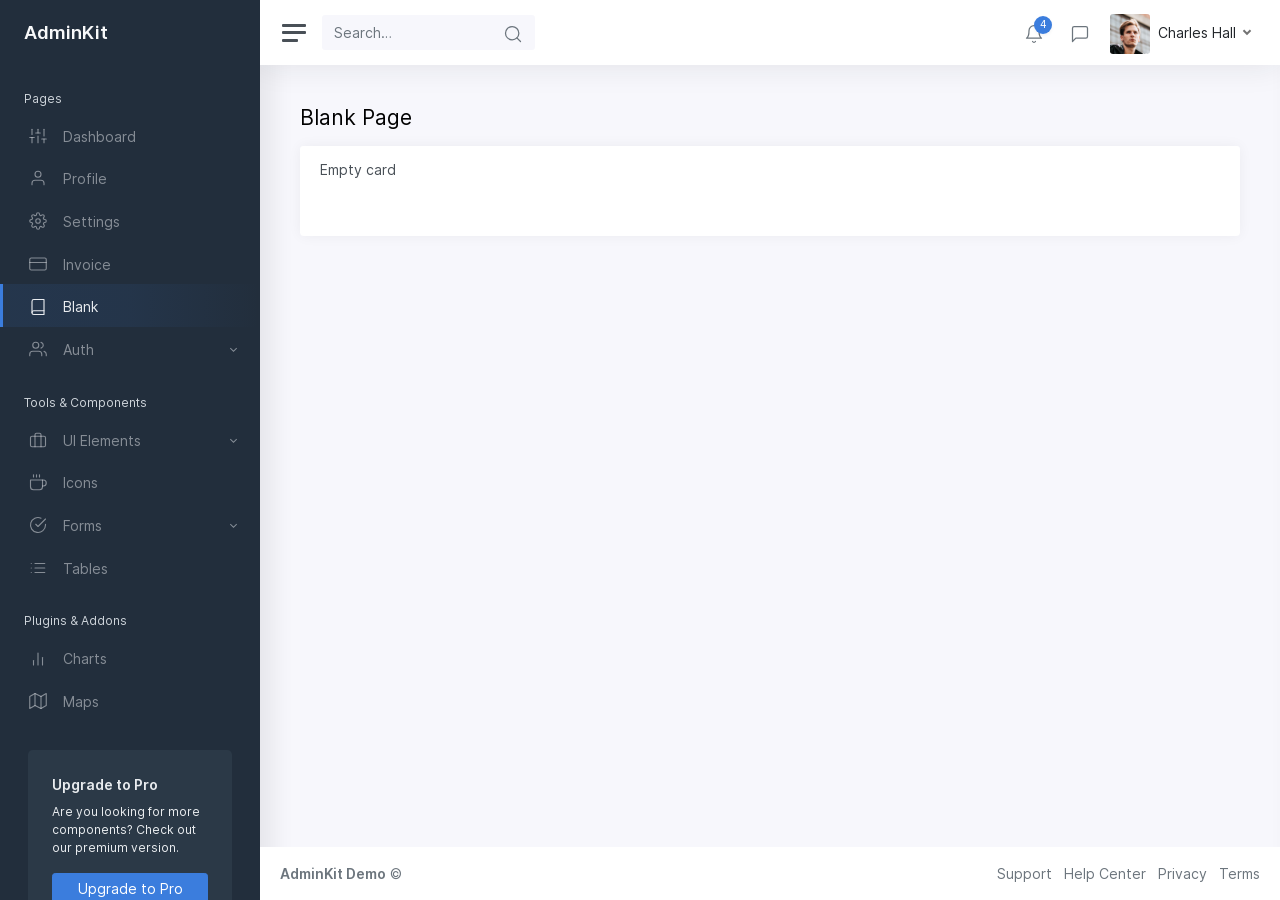
<file: public/template/pages-blank.html>
<!DOCTYPE html>
<html lang="en">

<head>
	<meta charset="utf-8">
	<meta http-equiv="X-UA-Compatible" content="IE=edge">
	<meta name="viewport" content="width=device-width, initial-scale=1, shrink-to-fit=no">
	<meta name="description" content="Responsive Admin &amp; Dashboard Template based on Bootstrap 5">
	<meta name="author" content="AdminKit">
	<meta name="keywords" content="adminkit, bootstrap, bootstrap 5, admin, dashboard, template, responsive, css, sass, html, theme, front-end, ui kit, web">

	<link rel="shortcut icon" href="img/icons/icon-48x48.png" />

	<title>Blank Page | AdminKit Demo</title>

	<link href="css/app.css" rel="stylesheet">
</head>

<body>
	<div class="wrapper">
		<nav id="sidebar" class="sidebar">
			<div class="sidebar-content js-simplebar">
				<a class="sidebar-brand" href="index.html">
          <span class="align-middle">AdminKit</span>
        </a>

				<ul class="sidebar-nav">
					<li class="sidebar-header">
						Pages
					</li>

					<li class="sidebar-item">
						<a class="sidebar-link" href="index.html">
              <i class="align-middle" data-feather="sliders"></i> <span class="align-middle">Dashboard</span>
            </a>
					</li>

					<li class="sidebar-item">
						<a class="sidebar-link" href="pages-profile.html">
              <i class="align-middle" data-feather="user"></i> <span class="align-middle">Profile</span>
            </a>
					</li>

					<li class="sidebar-item">
						<a class="sidebar-link" href="pages-settings.html">
              <i class="align-middle" data-feather="settings"></i> <span class="align-middle">Settings</span>
            </a>
					</li>

					<li class="sidebar-item">
						<a class="sidebar-link" href="pages-invoice.html">
              <i class="align-middle" data-feather="credit-card"></i> <span class="align-middle">Invoice</span>
            </a>
					</li>

					<li class="sidebar-item active">
						<a class="sidebar-link" href="pages-blank.html">
              <i class="align-middle" data-feather="book"></i> <span class="align-middle">Blank</span>
            </a>
					</li>

					<li class="sidebar-item">
						<a href="#auth" data-toggle="collapse" class="sidebar-link collapsed">
              <i class="align-middle" data-feather="users"></i> <span class="align-middle">Auth</span>
            </a>
						<ul id="auth" class="sidebar-dropdown list-unstyled collapse " data-parent="#sidebar">
							<li class="sidebar-item"><a class="sidebar-link" href="pages-sign-in.html">Sign In</a></li>
							<li class="sidebar-item"><a class="sidebar-link" href="pages-sign-up.html">Sign Up</a></li>
						</ul>
					</li>

					<li class="sidebar-header">
						Tools & Components
					</li>
					<li class="sidebar-item">
						<a data-target="#ui" data-toggle="collapse" class="sidebar-link collapsed">
              <i class="align-middle" data-feather="briefcase"></i> <span class="align-middle">UI Elements</span>
            </a>
						<ul id="ui" class="sidebar-dropdown list-unstyled collapse " data-parent="#sidebar">
							<li class="sidebar-item"><a class="sidebar-link" href="ui-alerts.html">Alerts</a></li>
							<li class="sidebar-item"><a class="sidebar-link" href="ui-buttons.html">Buttons</a></li>
							<li class="sidebar-item"><a class="sidebar-link" href="ui-cards.html">Cards</a></li>
							<li class="sidebar-item"><a class="sidebar-link" href="ui-general.html">General</a></li>
							<li class="sidebar-item"><a class="sidebar-link" href="ui-grid.html">Grid</a></li>
							<li class="sidebar-item"><a class="sidebar-link" href="ui-modals.html">Modals</a></li>
							<li class="sidebar-item"><a class="sidebar-link" href="ui-typography.html">Typography</a></li>
						</ul>
					</li>

					<li class="sidebar-item">
						<a class="sidebar-link" href="icons-feather.html">
              <i class="align-middle" data-feather="coffee"></i> <span class="align-middle">Icons</span>
            </a>
					</li>

					<li class="sidebar-item">
						<a data-target="#forms" data-toggle="collapse" class="sidebar-link collapsed">
              <i class="align-middle" data-feather="check-circle"></i> <span class="align-middle">Forms</span>
            </a>
						<ul id="forms" class="sidebar-dropdown list-unstyled collapse " data-parent="#sidebar">
							<li class="sidebar-item"><a class="sidebar-link" href="forms-layouts.html">Form Layouts</a></li>
							<li class="sidebar-item"><a class="sidebar-link" href="forms-basic-inputs.html">Basic Inputs</a></li>
						</ul>
					</li>

					<li class="sidebar-item">
						<a class="sidebar-link" href="tables-bootstrap.html">
              <i class="align-middle" data-feather="list"></i> <span class="align-middle">Tables</span>
            </a>
					</li>

					<li class="sidebar-header">
						Plugins & Addons
					</li>

					<li class="sidebar-item">
						<a class="sidebar-link" href="charts-chartjs.html">
              <i class="align-middle" data-feather="bar-chart-2"></i> <span class="align-middle">Charts</span>
            </a>
					</li>

					<li class="sidebar-item">
						<a class="sidebar-link" href="maps-google.html">
              <i class="align-middle" data-feather="map"></i> <span class="align-middle">Maps</span>
            </a>
					</li>
				</ul>

				<div class="sidebar-cta">
					<div class="sidebar-cta-content">
						<strong class="d-inline-block mb-2">Upgrade to Pro</strong>
						<div class="mb-3 text-sm">
							Are you looking for more components? Check out our premium version.
						</div>
						<a href="https://adminkit.io/pricing" target="_blank" class="btn btn-primary btn-block">Upgrade to Pro</a>
					</div>
				</div>
			</div>
		</nav>

		<div class="main">
			<nav class="navbar navbar-expand navbar-light navbar-bg">
				<a class="sidebar-toggle d-flex">
          <i class="hamburger align-self-center"></i>
        </a>

				<form class="d-none d-sm-inline-block">
					<div class="input-group input-group-navbar">
						<input type="text" class="form-control" placeholder="Search…" aria-label="Search">
						<button class="btn" type="button">
              <i class="align-middle" data-feather="search"></i>
            </button>
					</div>
				</form>

				<div class="navbar-collapse collapse">
					<ul class="navbar-nav navbar-align">
						<li class="nav-item dropdown">
							<a class="nav-icon dropdown-toggle" href="#" id="alertsDropdown" data-toggle="dropdown">
								<div class="position-relative">
									<i class="align-middle" data-feather="bell"></i>
									<span class="indicator">4</span>
								</div>
							</a>
							<div class="dropdown-menu dropdown-menu-lg dropdown-menu-right py-0" aria-labelledby="alertsDropdown">
								<div class="dropdown-menu-header">
									4 New Notifications
								</div>
								<div class="list-group">
									<a href="#" class="list-group-item">
										<div class="row g-0 align-items-center">
											<div class="col-2">
												<i class="text-danger" data-feather="alert-circle"></i>
											</div>
											<div class="col-10">
												<div class="text-dark">Update completed</div>
												<div class="text-muted small mt-1">Restart server 12 to complete the update.</div>
												<div class="text-muted small mt-1">30m ago</div>
											</div>
										</div>
									</a>
									<a href="#" class="list-group-item">
										<div class="row g-0 align-items-center">
											<div class="col-2">
												<i class="text-warning" data-feather="bell"></i>
											</div>
											<div class="col-10">
												<div class="text-dark">Lorem ipsum</div>
												<div class="text-muted small mt-1">Aliquam ex eros, imperdiet vulputate hendrerit et.</div>
												<div class="text-muted small mt-1">2h ago</div>
											</div>
										</div>
									</a>
									<a href="#" class="list-group-item">
										<div class="row g-0 align-items-center">
											<div class="col-2">
												<i class="text-primary" data-feather="home"></i>
											</div>
											<div class="col-10">
												<div class="text-dark">Login from 192.186.1.8</div>
												<div class="text-muted small mt-1">5h ago</div>
											</div>
										</div>
									</a>
									<a href="#" class="list-group-item">
										<div class="row g-0 align-items-center">
											<div class="col-2">
												<i class="text-success" data-feather="user-plus"></i>
											</div>
											<div class="col-10">
												<div class="text-dark">New connection</div>
												<div class="text-muted small mt-1">Christina accepted your request.</div>
												<div class="text-muted small mt-1">14h ago</div>
											</div>
										</div>
									</a>
								</div>
								<div class="dropdown-menu-footer">
									<a href="#" class="text-muted">Show all notifications</a>
								</div>
							</div>
						</li>
						<li class="nav-item dropdown">
							<a class="nav-icon dropdown-toggle" href="#" id="messagesDropdown" data-toggle="dropdown">
								<div class="position-relative">
									<i class="align-middle" data-feather="message-square"></i>
								</div>
							</a>
							<div class="dropdown-menu dropdown-menu-lg dropdown-menu-right py-0" aria-labelledby="messagesDropdown">
								<div class="dropdown-menu-header">
									<div class="position-relative">
										4 New Messages
									</div>
								</div>
								<div class="list-group">
									<a href="#" class="list-group-item">
										<div class="row g-0 align-items-center">
											<div class="col-2">
												<img src="img/avatars/avatar-5.jpg" class="avatar img-fluid rounded-circle" alt="Vanessa Tucker">
											</div>
											<div class="col-10 pl-2">
												<div class="text-dark">Vanessa Tucker</div>
												<div class="text-muted small mt-1">Nam pretium turpis et arcu. Duis arcu tortor.</div>
												<div class="text-muted small mt-1">15m ago</div>
											</div>
										</div>
									</a>
									<a href="#" class="list-group-item">
										<div class="row g-0 align-items-center">
											<div class="col-2">
												<img src="img/avatars/avatar-2.jpg" class="avatar img-fluid rounded-circle" alt="William Harris">
											</div>
											<div class="col-10 pl-2">
												<div class="text-dark">William Harris</div>
												<div class="text-muted small mt-1">Curabitur ligula sapien euismod vitae.</div>
												<div class="text-muted small mt-1">2h ago</div>
											</div>
										</div>
									</a>
									<a href="#" class="list-group-item">
										<div class="row g-0 align-items-center">
											<div class="col-2">
												<img src="img/avatars/avatar-4.jpg" class="avatar img-fluid rounded-circle" alt="Christina Mason">
											</div>
											<div class="col-10 pl-2">
												<div class="text-dark">Christina Mason</div>
												<div class="text-muted small mt-1">Pellentesque auctor neque nec urna.</div>
												<div class="text-muted small mt-1">4h ago</div>
											</div>
										</div>
									</a>
									<a href="#" class="list-group-item">
										<div class="row g-0 align-items-center">
											<div class="col-2">
												<img src="img/avatars/avatar-3.jpg" class="avatar img-fluid rounded-circle" alt="Sharon Lessman">
											</div>
											<div class="col-10 pl-2">
												<div class="text-dark">Sharon Lessman</div>
												<div class="text-muted small mt-1">Aenean tellus metus, bibendum sed, posuere ac, mattis non.</div>
												<div class="text-muted small mt-1">5h ago</div>
											</div>
										</div>
									</a>
								</div>
								<div class="dropdown-menu-footer">
									<a href="#" class="text-muted">Show all messages</a>
								</div>
							</div>
						</li>
						<li class="nav-item dropdown">
							<a class="nav-icon dropdown-toggle d-inline-block d-sm-none" href="#" data-toggle="dropdown">
                <i class="align-middle" data-feather="settings"></i>
              </a>

							<a class="nav-link dropdown-toggle d-none d-sm-inline-block" href="#" data-toggle="dropdown">
                <img src="img/avatars/avatar.jpg" class="avatar img-fluid rounded mr-1" alt="Charles Hall" /> <span class="text-dark">Charles Hall</span>
              </a>
							<div class="dropdown-menu dropdown-menu-right">
								<a class="dropdown-item" href="pages-profile.html"><i class="align-middle mr-1" data-feather="user"></i> Profile</a>
								<a class="dropdown-item" href="#"><i class="align-middle mr-1" data-feather="pie-chart"></i> Analytics</a>
								<div class="dropdown-divider"></div>
								<a class="dropdown-item" href="pages-settings.html"><i class="align-middle mr-1" data-feather="settings"></i> Settings & Privacy</a>
								<a class="dropdown-item" href="#"><i class="align-middle mr-1" data-feather="help-circle"></i> Help Center</a>
								<div class="dropdown-divider"></div>
								<a class="dropdown-item" href="#">Log out</a>
							</div>
						</li>
					</ul>
				</div>
			</nav>

			<main class="content">
				<div class="container-fluid p-0">

					<h1 class="h3 mb-3">Blank Page</h1>

					<div class="row">
						<div class="col-12">
							<div class="card">
								<div class="card-header">
									<h5 class="card-title mb-0">Empty card</h5>
								</div>
								<div class="card-body">
								</div>
							</div>
						</div>
					</div>

				</div>
			</main>

			<footer class="footer">
				<div class="container-fluid">
					<div class="row text-muted">
						<div class="col-6 text-left">
							<p class="mb-0">
								<a href="index.html" class="text-muted"><strong>AdminKit Demo</strong></a> &copy;
							</p>
						</div>
						<div class="col-6 text-right">
							<ul class="list-inline">
								<li class="list-inline-item">
									<a class="text-muted" href="#">Support</a>
								</li>
								<li class="list-inline-item">
									<a class="text-muted" href="#">Help Center</a>
								</li>
								<li class="list-inline-item">
									<a class="text-muted" href="#">Privacy</a>
								</li>
								<li class="list-inline-item">
									<a class="text-muted" href="#">Terms</a>
								</li>
							</ul>
						</div>
					</div>
				</div>
			</footer>
		</div>
	</div>

	<script src="js/app.js"></script>

</body>

</html>
</file>
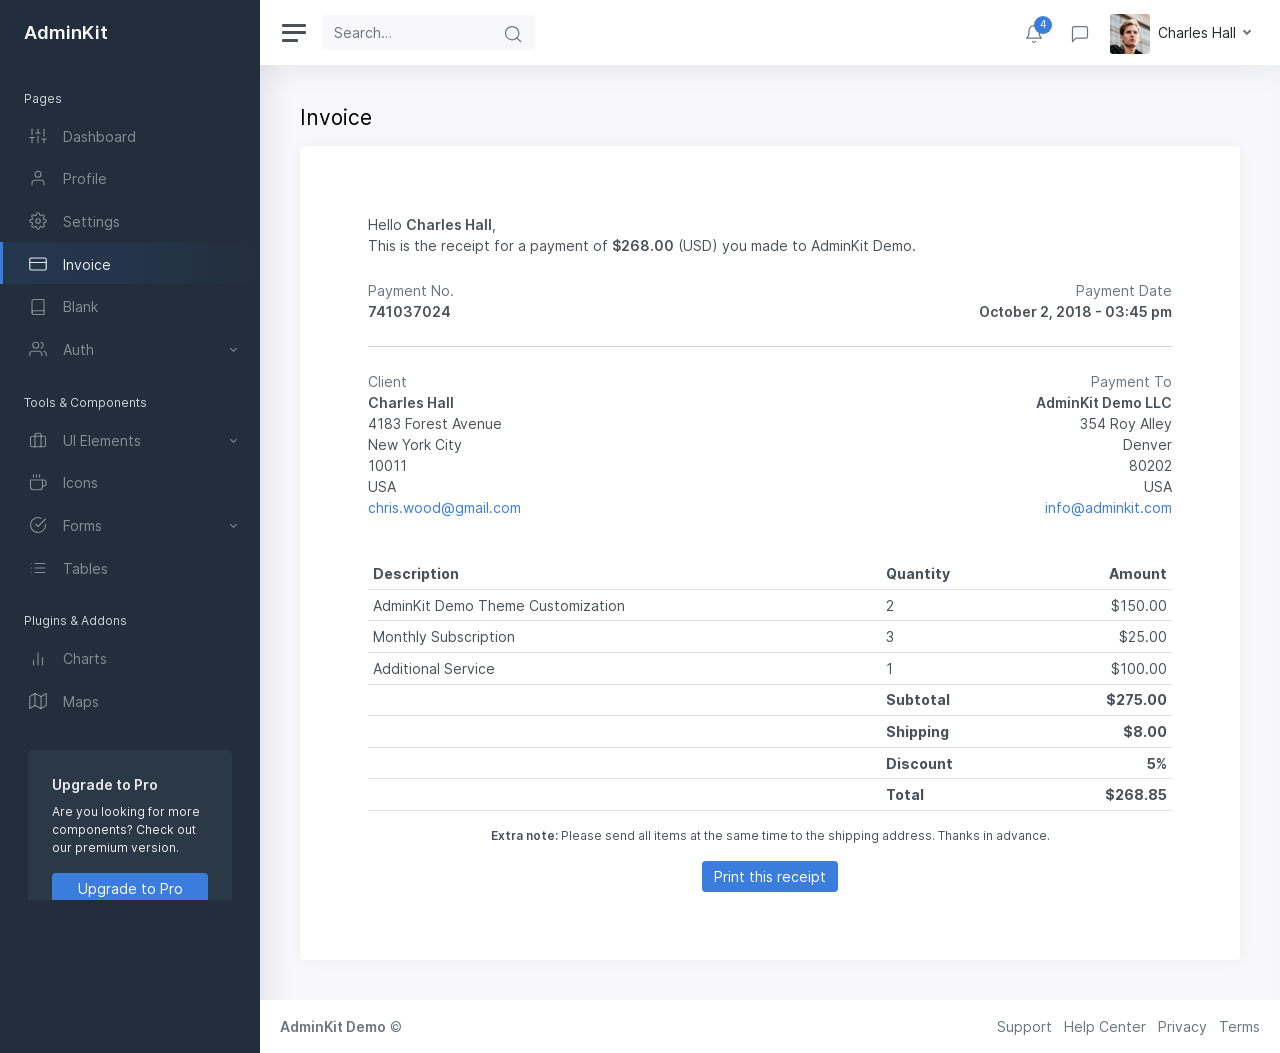
<file: public/template/pages-invoice.html>
<!DOCTYPE html>
<html lang="en">

<head>
	<meta charset="utf-8">
	<meta http-equiv="X-UA-Compatible" content="IE=edge">
	<meta name="viewport" content="width=device-width, initial-scale=1, shrink-to-fit=no">
	<meta name="description" content="Responsive Admin &amp; Dashboard Template based on Bootstrap 5">
	<meta name="author" content="AdminKit">
	<meta name="keywords" content="adminkit, bootstrap, bootstrap 5, admin, dashboard, template, responsive, css, sass, html, theme, front-end, ui kit, web">

	<link rel="shortcut icon" href="img/icons/icon-48x48.png" />

	<title>Invoice | AdminKit Demo</title>

	<link href="css/app.css" rel="stylesheet">
</head>

<body>
	<div class="wrapper">
		<nav id="sidebar" class="sidebar">
			<div class="sidebar-content js-simplebar">
				<a class="sidebar-brand" href="index.html">
          <span class="align-middle">AdminKit</span>
        </a>

				<ul class="sidebar-nav">
					<li class="sidebar-header">
						Pages
					</li>

					<li class="sidebar-item">
						<a class="sidebar-link" href="index.html">
              <i class="align-middle" data-feather="sliders"></i> <span class="align-middle">Dashboard</span>
            </a>
					</li>

					<li class="sidebar-item">
						<a class="sidebar-link" href="pages-profile.html">
              <i class="align-middle" data-feather="user"></i> <span class="align-middle">Profile</span>
            </a>
					</li>

					<li class="sidebar-item">
						<a class="sidebar-link" href="pages-settings.html">
              <i class="align-middle" data-feather="settings"></i> <span class="align-middle">Settings</span>
            </a>
					</li>

					<li class="sidebar-item active">
						<a class="sidebar-link" href="pages-invoice.html">
              <i class="align-middle" data-feather="credit-card"></i> <span class="align-middle">Invoice</span>
            </a>
					</li>

					<li class="sidebar-item">
						<a class="sidebar-link" href="pages-blank.html">
              <i class="align-middle" data-feather="book"></i> <span class="align-middle">Blank</span>
            </a>
					</li>

					<li class="sidebar-item">
						<a href="#auth" data-toggle="collapse" class="sidebar-link collapsed">
              <i class="align-middle" data-feather="users"></i> <span class="align-middle">Auth</span>
            </a>
						<ul id="auth" class="sidebar-dropdown list-unstyled collapse " data-parent="#sidebar">
							<li class="sidebar-item"><a class="sidebar-link" href="pages-sign-in.html">Sign In</a></li>
							<li class="sidebar-item"><a class="sidebar-link" href="pages-sign-up.html">Sign Up</a></li>
						</ul>
					</li>

					<li class="sidebar-header">
						Tools & Components
					</li>
					<li class="sidebar-item">
						<a data-target="#ui" data-toggle="collapse" class="sidebar-link collapsed">
              <i class="align-middle" data-feather="briefcase"></i> <span class="align-middle">UI Elements</span>
            </a>
						<ul id="ui" class="sidebar-dropdown list-unstyled collapse " data-parent="#sidebar">
							<li class="sidebar-item"><a class="sidebar-link" href="ui-alerts.html">Alerts</a></li>
							<li class="sidebar-item"><a class="sidebar-link" href="ui-buttons.html">Buttons</a></li>
							<li class="sidebar-item"><a class="sidebar-link" href="ui-cards.html">Cards</a></li>
							<li class="sidebar-item"><a class="sidebar-link" href="ui-general.html">General</a></li>
							<li class="sidebar-item"><a class="sidebar-link" href="ui-grid.html">Grid</a></li>
							<li class="sidebar-item"><a class="sidebar-link" href="ui-modals.html">Modals</a></li>
							<li class="sidebar-item"><a class="sidebar-link" href="ui-typography.html">Typography</a></li>
						</ul>
					</li>

					<li class="sidebar-item">
						<a class="sidebar-link" href="icons-feather.html">
              <i class="align-middle" data-feather="coffee"></i> <span class="align-middle">Icons</span>
            </a>
					</li>

					<li class="sidebar-item">
						<a data-target="#forms" data-toggle="collapse" class="sidebar-link collapsed">
              <i class="align-middle" data-feather="check-circle"></i> <span class="align-middle">Forms</span>
            </a>
						<ul id="forms" class="sidebar-dropdown list-unstyled collapse " data-parent="#sidebar">
							<li class="sidebar-item"><a class="sidebar-link" href="forms-layouts.html">Form Layouts</a></li>
							<li class="sidebar-item"><a class="sidebar-link" href="forms-basic-inputs.html">Basic Inputs</a></li>
						</ul>
					</li>

					<li class="sidebar-item">
						<a class="sidebar-link" href="tables-bootstrap.html">
              <i class="align-middle" data-feather="list"></i> <span class="align-middle">Tables</span>
            </a>
					</li>

					<li class="sidebar-header">
						Plugins & Addons
					</li>

					<li class="sidebar-item">
						<a class="sidebar-link" href="charts-chartjs.html">
              <i class="align-middle" data-feather="bar-chart-2"></i> <span class="align-middle">Charts</span>
            </a>
					</li>

					<li class="sidebar-item">
						<a class="sidebar-link" href="maps-google.html">
              <i class="align-middle" data-feather="map"></i> <span class="align-middle">Maps</span>
            </a>
					</li>
				</ul>

				<div class="sidebar-cta">
					<div class="sidebar-cta-content">
						<strong class="d-inline-block mb-2">Upgrade to Pro</strong>
						<div class="mb-3 text-sm">
							Are you looking for more components? Check out our premium version.
						</div>
						<a href="https://adminkit.io/pricing" target="_blank" class="btn btn-primary btn-block">Upgrade to Pro</a>
					</div>
				</div>
			</div>
		</nav>

		<div class="main">
			<nav class="navbar navbar-expand navbar-light navbar-bg">
				<a class="sidebar-toggle d-flex">
          <i class="hamburger align-self-center"></i>
        </a>

				<form class="d-none d-sm-inline-block">
					<div class="input-group input-group-navbar">
						<input type="text" class="form-control" placeholder="Search…" aria-label="Search">
						<button class="btn" type="button">
              <i class="align-middle" data-feather="search"></i>
            </button>
					</div>
				</form>

				<div class="navbar-collapse collapse">
					<ul class="navbar-nav navbar-align">
						<li class="nav-item dropdown">
							<a class="nav-icon dropdown-toggle" href="#" id="alertsDropdown" data-toggle="dropdown">
								<div class="position-relative">
									<i class="align-middle" data-feather="bell"></i>
									<span class="indicator">4</span>
								</div>
							</a>
							<div class="dropdown-menu dropdown-menu-lg dropdown-menu-right py-0" aria-labelledby="alertsDropdown">
								<div class="dropdown-menu-header">
									4 New Notifications
								</div>
								<div class="list-group">
									<a href="#" class="list-group-item">
										<div class="row g-0 align-items-center">
											<div class="col-2">
												<i class="text-danger" data-feather="alert-circle"></i>
											</div>
											<div class="col-10">
												<div class="text-dark">Update completed</div>
												<div class="text-muted small mt-1">Restart server 12 to complete the update.</div>
												<div class="text-muted small mt-1">30m ago</div>
											</div>
										</div>
									</a>
									<a href="#" class="list-group-item">
										<div class="row g-0 align-items-center">
											<div class="col-2">
												<i class="text-warning" data-feather="bell"></i>
											</div>
											<div class="col-10">
												<div class="text-dark">Lorem ipsum</div>
												<div class="text-muted small mt-1">Aliquam ex eros, imperdiet vulputate hendrerit et.</div>
												<div class="text-muted small mt-1">2h ago</div>
											</div>
										</div>
									</a>
									<a href="#" class="list-group-item">
										<div class="row g-0 align-items-center">
											<div class="col-2">
												<i class="text-primary" data-feather="home"></i>
											</div>
											<div class="col-10">
												<div class="text-dark">Login from 192.186.1.8</div>
												<div class="text-muted small mt-1">5h ago</div>
											</div>
										</div>
									</a>
									<a href="#" class="list-group-item">
										<div class="row g-0 align-items-center">
											<div class="col-2">
												<i class="text-success" data-feather="user-plus"></i>
											</div>
											<div class="col-10">
												<div class="text-dark">New connection</div>
												<div class="text-muted small mt-1">Christina accepted your request.</div>
												<div class="text-muted small mt-1">14h ago</div>
											</div>
										</div>
									</a>
								</div>
								<div class="dropdown-menu-footer">
									<a href="#" class="text-muted">Show all notifications</a>
								</div>
							</div>
						</li>
						<li class="nav-item dropdown">
							<a class="nav-icon dropdown-toggle" href="#" id="messagesDropdown" data-toggle="dropdown">
								<div class="position-relative">
									<i class="align-middle" data-feather="message-square"></i>
								</div>
							</a>
							<div class="dropdown-menu dropdown-menu-lg dropdown-menu-right py-0" aria-labelledby="messagesDropdown">
								<div class="dropdown-menu-header">
									<div class="position-relative">
										4 New Messages
									</div>
								</div>
								<div class="list-group">
									<a href="#" class="list-group-item">
										<div class="row g-0 align-items-center">
											<div class="col-2">
												<img src="img/avatars/avatar-5.jpg" class="avatar img-fluid rounded-circle" alt="Vanessa Tucker">
											</div>
											<div class="col-10 pl-2">
												<div class="text-dark">Vanessa Tucker</div>
												<div class="text-muted small mt-1">Nam pretium turpis et arcu. Duis arcu tortor.</div>
												<div class="text-muted small mt-1">15m ago</div>
											</div>
										</div>
									</a>
									<a href="#" class="list-group-item">
										<div class="row g-0 align-items-center">
											<div class="col-2">
												<img src="img/avatars/avatar-2.jpg" class="avatar img-fluid rounded-circle" alt="William Harris">
											</div>
											<div class="col-10 pl-2">
												<div class="text-dark">William Harris</div>
												<div class="text-muted small mt-1">Curabitur ligula sapien euismod vitae.</div>
												<div class="text-muted small mt-1">2h ago</div>
											</div>
										</div>
									</a>
									<a href="#" class="list-group-item">
										<div class="row g-0 align-items-center">
											<div class="col-2">
												<img src="img/avatars/avatar-4.jpg" class="avatar img-fluid rounded-circle" alt="Christina Mason">
											</div>
											<div class="col-10 pl-2">
												<div class="text-dark">Christina Mason</div>
												<div class="text-muted small mt-1">Pellentesque auctor neque nec urna.</div>
												<div class="text-muted small mt-1">4h ago</div>
											</div>
										</div>
									</a>
									<a href="#" class="list-group-item">
										<div class="row g-0 align-items-center">
											<div class="col-2">
												<img src="img/avatars/avatar-3.jpg" class="avatar img-fluid rounded-circle" alt="Sharon Lessman">
											</div>
											<div class="col-10 pl-2">
												<div class="text-dark">Sharon Lessman</div>
												<div class="text-muted small mt-1">Aenean tellus metus, bibendum sed, posuere ac, mattis non.</div>
												<div class="text-muted small mt-1">5h ago</div>
											</div>
										</div>
									</a>
								</div>
								<div class="dropdown-menu-footer">
									<a href="#" class="text-muted">Show all messages</a>
								</div>
							</div>
						</li>
						<li class="nav-item dropdown">
							<a class="nav-icon dropdown-toggle d-inline-block d-sm-none" href="#" data-toggle="dropdown">
                <i class="align-middle" data-feather="settings"></i>
              </a>

							<a class="nav-link dropdown-toggle d-none d-sm-inline-block" href="#" data-toggle="dropdown">
                <img src="img/avatars/avatar.jpg" class="avatar img-fluid rounded mr-1" alt="Charles Hall" /> <span class="text-dark">Charles Hall</span>
              </a>
							<div class="dropdown-menu dropdown-menu-right">
								<a class="dropdown-item" href="pages-profile.html"><i class="align-middle mr-1" data-feather="user"></i> Profile</a>
								<a class="dropdown-item" href="#"><i class="align-middle mr-1" data-feather="pie-chart"></i> Analytics</a>
								<div class="dropdown-divider"></div>
								<a class="dropdown-item" href="pages-settings.html"><i class="align-middle mr-1" data-feather="settings"></i> Settings & Privacy</a>
								<a class="dropdown-item" href="#"><i class="align-middle mr-1" data-feather="help-circle"></i> Help Center</a>
								<div class="dropdown-divider"></div>
								<a class="dropdown-item" href="#">Log out</a>
							</div>
						</li>
					</ul>
				</div>
			</nav>

			<main class="content">
				<div class="container-fluid p-0">

					<h1 class="h3 mb-3">Invoice</h1>

					<div class="row">
						<div class="col-12">
							<div class="card">
								<div class="card-body m-sm-3 m-md-5">
									<div class="mb-4">
										Hello <strong>Charles Hall</strong>,
										<br /> This is the receipt for a payment of <strong>$268.00</strong> (USD) you made to AdminKit Demo.
									</div>

									<div class="row">
										<div class="col-md-6">
											<div class="text-muted">Payment No.</div>
											<strong>741037024</strong>
										</div>
										<div class="col-md-6 text-md-right">
											<div class="text-muted">Payment Date</div>
											<strong>October 2, 2018 - 03:45 pm</strong>
										</div>
									</div>

									<hr class="my-4" />

									<div class="row mb-4">
										<div class="col-md-6">
											<div class="text-muted">Client</div>
											<strong>
              Charles Hall
            </strong>
											<p>
												4183 Forest Avenue <br> New York City <br> 10011 <br> USA <br>
												<a href="#">
                chris.wood@gmail.com
              </a>
											</p>
										</div>
										<div class="col-md-6 text-md-right">
											<div class="text-muted">Payment To</div>
											<strong>
              AdminKit Demo LLC
            </strong>
											<p>
												354 Roy Alley <br> Denver <br> 80202 <br> USA <br>
												<a href="#">
                info@adminkit.com
              </a>
											</p>
										</div>
									</div>

									<table class="table table-sm">
										<thead>
											<tr>
												<th>Description</th>
												<th>Quantity</th>
												<th class="text-right">Amount</th>
											</tr>
										</thead>
										<tbody>
											<tr>
												<td>AdminKit Demo Theme Customization</td>
												<td>2</td>
												<td class="text-right">$150.00</td>
											</tr>
											<tr>
												<td>Monthly Subscription </td>
												<td>3</td>
												<td class="text-right">$25.00</td>
											</tr>
											<tr>
												<td>Additional Service</td>
												<td>1</td>
												<td class="text-right">$100.00</td>
											</tr>
											<tr>
												<th>&nbsp;</th>
												<th>Subtotal </th>
												<th class="text-right">$275.00</th>
											</tr>
											<tr>
												<th>&nbsp;</th>
												<th>Shipping </th>
												<th class="text-right">$8.00</th>
											</tr>
											<tr>
												<th>&nbsp;</th>
												<th>Discount </th>
												<th class="text-right">5%</th>
											</tr>
											<tr>
												<th>&nbsp;</th>
												<th>Total </th>
												<th class="text-right">$268.85</th>
											</tr>
										</tbody>
									</table>

									<div class="text-center">
										<p class="text-sm">
											<strong>Extra note:</strong> Please send all items at the same time to the shipping address. Thanks in advance.
										</p>

										<a href="#" class="btn btn-primary">
            Print this receipt
          </a>
									</div>
								</div>
							</div>
						</div>
					</div>

				</div>
			</main>

			<footer class="footer">
				<div class="container-fluid">
					<div class="row text-muted">
						<div class="col-6 text-left">
							<p class="mb-0">
								<a href="index.html" class="text-muted"><strong>AdminKit Demo</strong></a> &copy;
							</p>
						</div>
						<div class="col-6 text-right">
							<ul class="list-inline">
								<li class="list-inline-item">
									<a class="text-muted" href="#">Support</a>
								</li>
								<li class="list-inline-item">
									<a class="text-muted" href="#">Help Center</a>
								</li>
								<li class="list-inline-item">
									<a class="text-muted" href="#">Privacy</a>
								</li>
								<li class="list-inline-item">
									<a class="text-muted" href="#">Terms</a>
								</li>
							</ul>
						</div>
					</div>
				</div>
			</footer>
		</div>
	</div>

	<script src="js/app.js"></script>

</body>

</html>
</file>
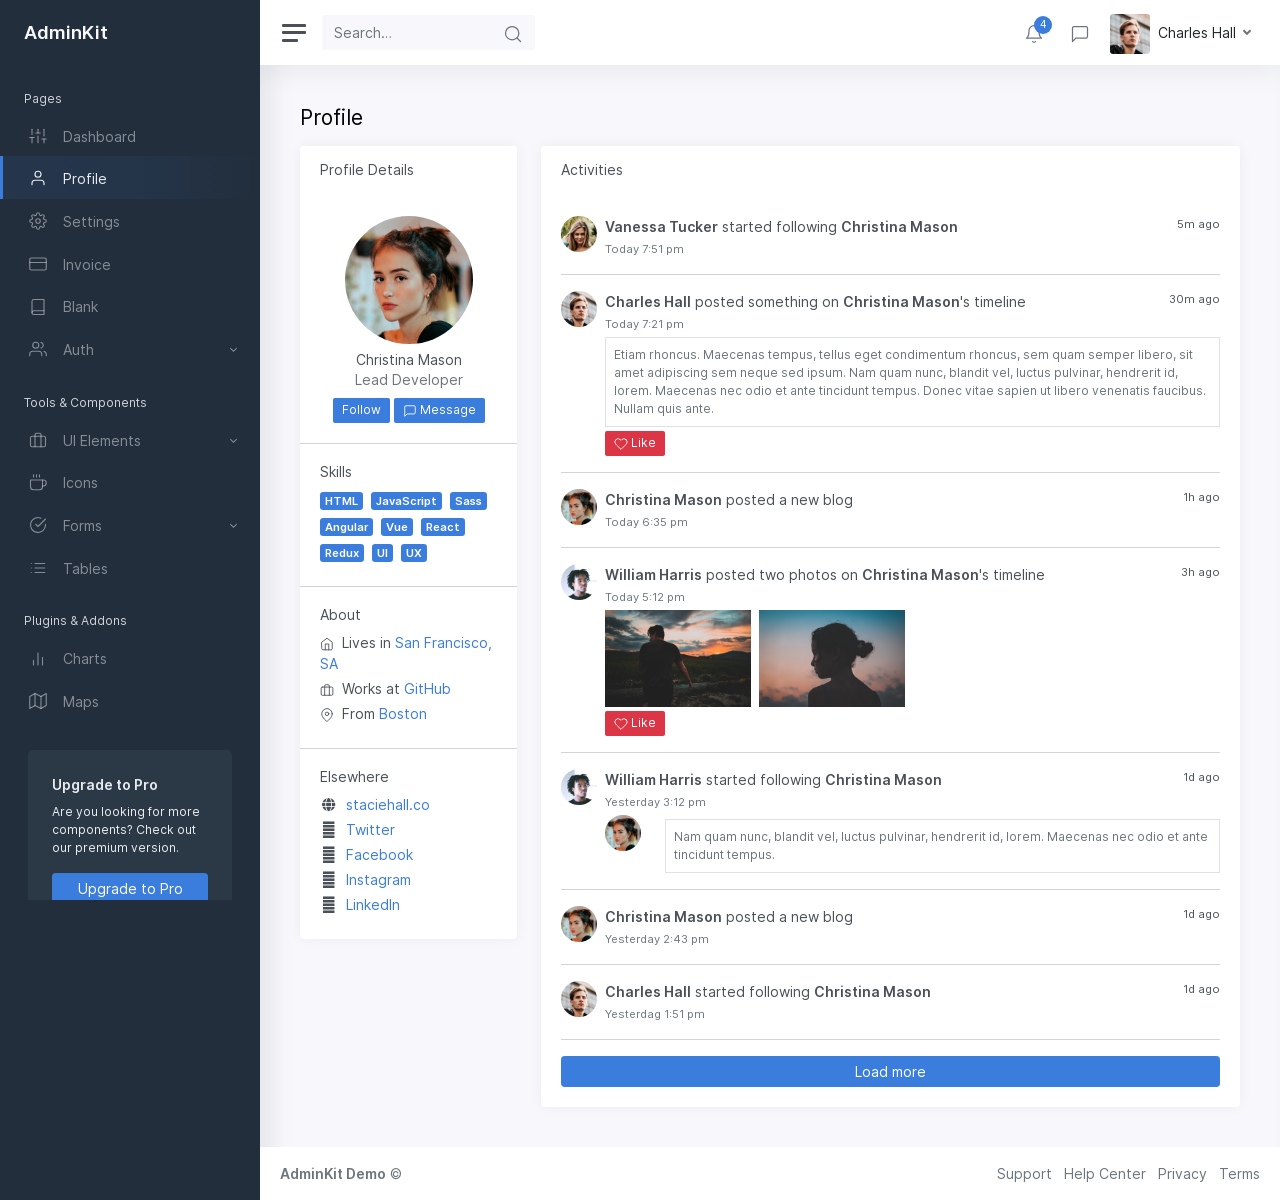
<file: public/template/pages-profile.html>
<!DOCTYPE html>
<html lang="en">

<head>
	<meta charset="utf-8">
	<meta http-equiv="X-UA-Compatible" content="IE=edge">
	<meta name="viewport" content="width=device-width, initial-scale=1, shrink-to-fit=no">
	<meta name="description" content="Responsive Admin &amp; Dashboard Template based on Bootstrap 5">
	<meta name="author" content="AdminKit">
	<meta name="keywords" content="adminkit, bootstrap, bootstrap 5, admin, dashboard, template, responsive, css, sass, html, theme, front-end, ui kit, web">

	<link rel="shortcut icon" href="img/icons/icon-48x48.png" />

	<title>Profile | AdminKit Demo</title>

	<link href="css/app.css" rel="stylesheet">
</head>

<body>
	<div class="wrapper">
		<nav id="sidebar" class="sidebar">
			<div class="sidebar-content js-simplebar">
				<a class="sidebar-brand" href="index.html">
          <span class="align-middle">AdminKit</span>
        </a>

				<ul class="sidebar-nav">
					<li class="sidebar-header">
						Pages
					</li>

					<li class="sidebar-item">
						<a class="sidebar-link" href="index.html">
              <i class="align-middle" data-feather="sliders"></i> <span class="align-middle">Dashboard</span>
            </a>
					</li>

					<li class="sidebar-item active">
						<a class="sidebar-link" href="pages-profile.html">
              <i class="align-middle" data-feather="user"></i> <span class="align-middle">Profile</span>
            </a>
					</li>

					<li class="sidebar-item">
						<a class="sidebar-link" href="pages-settings.html">
              <i class="align-middle" data-feather="settings"></i> <span class="align-middle">Settings</span>
            </a>
					</li>

					<li class="sidebar-item">
						<a class="sidebar-link" href="pages-invoice.html">
              <i class="align-middle" data-feather="credit-card"></i> <span class="align-middle">Invoice</span>
            </a>
					</li>

					<li class="sidebar-item">
						<a class="sidebar-link" href="pages-blank.html">
              <i class="align-middle" data-feather="book"></i> <span class="align-middle">Blank</span>
            </a>
					</li>

					<li class="sidebar-item">
						<a href="#auth" data-toggle="collapse" class="sidebar-link collapsed">
              <i class="align-middle" data-feather="users"></i> <span class="align-middle">Auth</span>
            </a>
						<ul id="auth" class="sidebar-dropdown list-unstyled collapse " data-parent="#sidebar">
							<li class="sidebar-item"><a class="sidebar-link" href="pages-sign-in.html">Sign In</a></li>
							<li class="sidebar-item"><a class="sidebar-link" href="pages-sign-up.html">Sign Up</a></li>
						</ul>
					</li>

					<li class="sidebar-header">
						Tools & Components
					</li>
					<li class="sidebar-item">
						<a data-target="#ui" data-toggle="collapse" class="sidebar-link collapsed">
              <i class="align-middle" data-feather="briefcase"></i> <span class="align-middle">UI Elements</span>
            </a>
						<ul id="ui" class="sidebar-dropdown list-unstyled collapse " data-parent="#sidebar">
							<li class="sidebar-item"><a class="sidebar-link" href="ui-alerts.html">Alerts</a></li>
							<li class="sidebar-item"><a class="sidebar-link" href="ui-buttons.html">Buttons</a></li>
							<li class="sidebar-item"><a class="sidebar-link" href="ui-cards.html">Cards</a></li>
							<li class="sidebar-item"><a class="sidebar-link" href="ui-general.html">General</a></li>
							<li class="sidebar-item"><a class="sidebar-link" href="ui-grid.html">Grid</a></li>
							<li class="sidebar-item"><a class="sidebar-link" href="ui-modals.html">Modals</a></li>
							<li class="sidebar-item"><a class="sidebar-link" href="ui-typography.html">Typography</a></li>
						</ul>
					</li>

					<li class="sidebar-item">
						<a class="sidebar-link" href="icons-feather.html">
              <i class="align-middle" data-feather="coffee"></i> <span class="align-middle">Icons</span>
            </a>
					</li>

					<li class="sidebar-item">
						<a data-target="#forms" data-toggle="collapse" class="sidebar-link collapsed">
              <i class="align-middle" data-feather="check-circle"></i> <span class="align-middle">Forms</span>
            </a>
						<ul id="forms" class="sidebar-dropdown list-unstyled collapse " data-parent="#sidebar">
							<li class="sidebar-item"><a class="sidebar-link" href="forms-layouts.html">Form Layouts</a></li>
							<li class="sidebar-item"><a class="sidebar-link" href="forms-basic-inputs.html">Basic Inputs</a></li>
						</ul>
					</li>

					<li class="sidebar-item">
						<a class="sidebar-link" href="tables-bootstrap.html">
              <i class="align-middle" data-feather="list"></i> <span class="align-middle">Tables</span>
            </a>
					</li>

					<li class="sidebar-header">
						Plugins & Addons
					</li>

					<li class="sidebar-item">
						<a class="sidebar-link" href="charts-chartjs.html">
              <i class="align-middle" data-feather="bar-chart-2"></i> <span class="align-middle">Charts</span>
            </a>
					</li>

					<li class="sidebar-item">
						<a class="sidebar-link" href="maps-google.html">
              <i class="align-middle" data-feather="map"></i> <span class="align-middle">Maps</span>
            </a>
					</li>
				</ul>

				<div class="sidebar-cta">
					<div class="sidebar-cta-content">
						<strong class="d-inline-block mb-2">Upgrade to Pro</strong>
						<div class="mb-3 text-sm">
							Are you looking for more components? Check out our premium version.
						</div>
						<a href="https://adminkit.io/pricing" target="_blank" class="btn btn-primary btn-block">Upgrade to Pro</a>
					</div>
				</div>
			</div>
		</nav>

		<div class="main">
			<nav class="navbar navbar-expand navbar-light navbar-bg">
				<a class="sidebar-toggle d-flex">
          <i class="hamburger align-self-center"></i>
        </a>

				<form class="d-none d-sm-inline-block">
					<div class="input-group input-group-navbar">
						<input type="text" class="form-control" placeholder="Search…" aria-label="Search">
						<button class="btn" type="button">
              <i class="align-middle" data-feather="search"></i>
            </button>
					</div>
				</form>

				<div class="navbar-collapse collapse">
					<ul class="navbar-nav navbar-align">
						<li class="nav-item dropdown">
							<a class="nav-icon dropdown-toggle" href="#" id="alertsDropdown" data-toggle="dropdown">
								<div class="position-relative">
									<i class="align-middle" data-feather="bell"></i>
									<span class="indicator">4</span>
								</div>
							</a>
							<div class="dropdown-menu dropdown-menu-lg dropdown-menu-right py-0" aria-labelledby="alertsDropdown">
								<div class="dropdown-menu-header">
									4 New Notifications
								</div>
								<div class="list-group">
									<a href="#" class="list-group-item">
										<div class="row g-0 align-items-center">
											<div class="col-2">
												<i class="text-danger" data-feather="alert-circle"></i>
											</div>
											<div class="col-10">
												<div class="text-dark">Update completed</div>
												<div class="text-muted small mt-1">Restart server 12 to complete the update.</div>
												<div class="text-muted small mt-1">30m ago</div>
											</div>
										</div>
									</a>
									<a href="#" class="list-group-item">
										<div class="row g-0 align-items-center">
											<div class="col-2">
												<i class="text-warning" data-feather="bell"></i>
											</div>
											<div class="col-10">
												<div class="text-dark">Lorem ipsum</div>
												<div class="text-muted small mt-1">Aliquam ex eros, imperdiet vulputate hendrerit et.</div>
												<div class="text-muted small mt-1">2h ago</div>
											</div>
										</div>
									</a>
									<a href="#" class="list-group-item">
										<div class="row g-0 align-items-center">
											<div class="col-2">
												<i class="text-primary" data-feather="home"></i>
											</div>
											<div class="col-10">
												<div class="text-dark">Login from 192.186.1.8</div>
												<div class="text-muted small mt-1">5h ago</div>
											</div>
										</div>
									</a>
									<a href="#" class="list-group-item">
										<div class="row g-0 align-items-center">
											<div class="col-2">
												<i class="text-success" data-feather="user-plus"></i>
											</div>
											<div class="col-10">
												<div class="text-dark">New connection</div>
												<div class="text-muted small mt-1">Christina accepted your request.</div>
												<div class="text-muted small mt-1">14h ago</div>
											</div>
										</div>
									</a>
								</div>
								<div class="dropdown-menu-footer">
									<a href="#" class="text-muted">Show all notifications</a>
								</div>
							</div>
						</li>
						<li class="nav-item dropdown">
							<a class="nav-icon dropdown-toggle" href="#" id="messagesDropdown" data-toggle="dropdown">
								<div class="position-relative">
									<i class="align-middle" data-feather="message-square"></i>
								</div>
							</a>
							<div class="dropdown-menu dropdown-menu-lg dropdown-menu-right py-0" aria-labelledby="messagesDropdown">
								<div class="dropdown-menu-header">
									<div class="position-relative">
										4 New Messages
									</div>
								</div>
								<div class="list-group">
									<a href="#" class="list-group-item">
										<div class="row g-0 align-items-center">
											<div class="col-2">
												<img src="img/avatars/avatar-5.jpg" class="avatar img-fluid rounded-circle" alt="Vanessa Tucker">
											</div>
											<div class="col-10 pl-2">
												<div class="text-dark">Vanessa Tucker</div>
												<div class="text-muted small mt-1">Nam pretium turpis et arcu. Duis arcu tortor.</div>
												<div class="text-muted small mt-1">15m ago</div>
											</div>
										</div>
									</a>
									<a href="#" class="list-group-item">
										<div class="row g-0 align-items-center">
											<div class="col-2">
												<img src="img/avatars/avatar-2.jpg" class="avatar img-fluid rounded-circle" alt="William Harris">
											</div>
											<div class="col-10 pl-2">
												<div class="text-dark">William Harris</div>
												<div class="text-muted small mt-1">Curabitur ligula sapien euismod vitae.</div>
												<div class="text-muted small mt-1">2h ago</div>
											</div>
										</div>
									</a>
									<a href="#" class="list-group-item">
										<div class="row g-0 align-items-center">
											<div class="col-2">
												<img src="img/avatars/avatar-4.jpg" class="avatar img-fluid rounded-circle" alt="Christina Mason">
											</div>
											<div class="col-10 pl-2">
												<div class="text-dark">Christina Mason</div>
												<div class="text-muted small mt-1">Pellentesque auctor neque nec urna.</div>
												<div class="text-muted small mt-1">4h ago</div>
											</div>
										</div>
									</a>
									<a href="#" class="list-group-item">
										<div class="row g-0 align-items-center">
											<div class="col-2">
												<img src="img/avatars/avatar-3.jpg" class="avatar img-fluid rounded-circle" alt="Sharon Lessman">
											</div>
											<div class="col-10 pl-2">
												<div class="text-dark">Sharon Lessman</div>
												<div class="text-muted small mt-1">Aenean tellus metus, bibendum sed, posuere ac, mattis non.</div>
												<div class="text-muted small mt-1">5h ago</div>
											</div>
										</div>
									</a>
								</div>
								<div class="dropdown-menu-footer">
									<a href="#" class="text-muted">Show all messages</a>
								</div>
							</div>
						</li>
						<li class="nav-item dropdown">
							<a class="nav-icon dropdown-toggle d-inline-block d-sm-none" href="#" data-toggle="dropdown">
                <i class="align-middle" data-feather="settings"></i>
              </a>

							<a class="nav-link dropdown-toggle d-none d-sm-inline-block" href="#" data-toggle="dropdown">
                <img src="img/avatars/avatar.jpg" class="avatar img-fluid rounded mr-1" alt="Charles Hall" /> <span class="text-dark">Charles Hall</span>
              </a>
							<div class="dropdown-menu dropdown-menu-right">
								<a class="dropdown-item" href="pages-profile.html"><i class="align-middle mr-1" data-feather="user"></i> Profile</a>
								<a class="dropdown-item" href="#"><i class="align-middle mr-1" data-feather="pie-chart"></i> Analytics</a>
								<div class="dropdown-divider"></div>
								<a class="dropdown-item" href="pages-settings.html"><i class="align-middle mr-1" data-feather="settings"></i> Settings & Privacy</a>
								<a class="dropdown-item" href="#"><i class="align-middle mr-1" data-feather="help-circle"></i> Help Center</a>
								<div class="dropdown-divider"></div>
								<a class="dropdown-item" href="#">Log out</a>
							</div>
						</li>
					</ul>
				</div>
			</nav>

			<main class="content">
				<div class="container-fluid p-0">

					<h1 class="h3 mb-3">Profile</h1>

					<div class="row">
						<div class="col-md-4 col-xl-3">
							<div class="card mb-3">
								<div class="card-header">
									<h5 class="card-title mb-0">Profile Details</h5>
								</div>
								<div class="card-body text-center">
									<img src="img/avatars/avatar-4.jpg" alt="Christina Mason" class="img-fluid rounded-circle mb-2" width="128" height="128" />
									<h5 class="card-title mb-0">Christina Mason</h5>
									<div class="text-muted mb-2">Lead Developer</div>

									<div>
										<a class="btn btn-primary btn-sm" href="#">Follow</a>
										<a class="btn btn-primary btn-sm" href="#"><span data-feather="message-square"></span> Message</a>
									</div>
								</div>
								<hr class="my-0" />
								<div class="card-body">
									<h5 class="h6 card-title">Skills</h5>
									<a href="#" class="badge bg-primary mr-1 my-1">HTML</a>
									<a href="#" class="badge bg-primary mr-1 my-1">JavaScript</a>
									<a href="#" class="badge bg-primary mr-1 my-1">Sass</a>
									<a href="#" class="badge bg-primary mr-1 my-1">Angular</a>
									<a href="#" class="badge bg-primary mr-1 my-1">Vue</a>
									<a href="#" class="badge bg-primary mr-1 my-1">React</a>
									<a href="#" class="badge bg-primary mr-1 my-1">Redux</a>
									<a href="#" class="badge bg-primary mr-1 my-1">UI</a>
									<a href="#" class="badge bg-primary mr-1 my-1">UX</a>
								</div>
								<hr class="my-0" />
								<div class="card-body">
									<h5 class="h6 card-title">About</h5>
									<ul class="list-unstyled mb-0">
										<li class="mb-1"><span data-feather="home" class="feather-sm mr-1"></span> Lives in <a href="#">San Francisco, SA</a></li>

										<li class="mb-1"><span data-feather="briefcase" class="feather-sm mr-1"></span> Works at <a href="#">GitHub</a></li>
										<li class="mb-1"><span data-feather="map-pin" class="feather-sm mr-1"></span> From <a href="#">Boston</a></li>
									</ul>
								</div>
								<hr class="my-0" />
								<div class="card-body">
									<h5 class="h6 card-title">Elsewhere</h5>
									<ul class="list-unstyled mb-0">
										<li class="mb-1"><span class="fas fa-globe fa-fw mr-1"></span> <a href="#">staciehall.co</a></li>
										<li class="mb-1"><span class="fab fa-twitter fa-fw mr-1"></span> <a href="#">Twitter</a></li>
										<li class="mb-1"><span class="fab fa-facebook fa-fw mr-1"></span> <a href="#">Facebook</a></li>
										<li class="mb-1"><span class="fab fa-instagram fa-fw mr-1"></span> <a href="#">Instagram</a></li>
										<li class="mb-1"><span class="fab fa-linkedin fa-fw mr-1"></span> <a href="#">LinkedIn</a></li>
									</ul>
								</div>
							</div>
						</div>

						<div class="col-md-8 col-xl-9">
							<div class="card">
								<div class="card-header">

									<h5 class="card-title mb-0">Activities</h5>
								</div>
								<div class="card-body h-100">

									<div class="d-flex align-items-start">
										<img src="img/avatars/avatar-5.jpg" width="36" height="36" class="rounded-circle mr-2" alt="Vanessa Tucker">
										<div class="flex-grow-1">
											<small class="float-right text-navy">5m ago</small>
											<strong>Vanessa Tucker</strong> started following <strong>Christina Mason</strong><br />
											<small class="text-muted">Today 7:51 pm</small><br />

										</div>
									</div>

									<hr />
									<div class="d-flex align-items-start">
										<img src="img/avatars/avatar.jpg" width="36" height="36" class="rounded-circle mr-2" alt="Charles Hall">
										<div class="flex-grow-1">
											<small class="float-right text-navy">30m ago</small>
											<strong>Charles Hall</strong> posted something on <strong>Christina Mason</strong>'s timeline<br />
											<small class="text-muted">Today 7:21 pm</small>

											<div class="border text-sm text-muted p-2 mt-1">
												Etiam rhoncus. Maecenas tempus, tellus eget condimentum rhoncus, sem quam semper libero, sit amet adipiscing sem neque sed ipsum. Nam quam nunc, blandit vel, luctus
												pulvinar, hendrerit id, lorem. Maecenas nec odio et ante tincidunt tempus. Donec vitae sapien ut libero venenatis faucibus. Nullam quis ante.
											</div>

											<a href="#" class="btn btn-sm btn-danger mt-1"><i class="feather-sm" data-feather="heart"></i> Like</a>
										</div>
									</div>

									<hr />
									<div class="d-flex align-items-start">
										<img src="img/avatars/avatar-4.jpg" width="36" height="36" class="rounded-circle mr-2" alt="Christina Mason">
										<div class="flex-grow-1">
											<small class="float-right text-navy">1h ago</small>
											<strong>Christina Mason</strong> posted a new blog<br />

											<small class="text-muted">Today 6:35 pm</small>
										</div>
									</div>

									<hr />
									<div class="d-flex align-items-start">
										<img src="img/avatars/avatar-2.jpg" width="36" height="36" class="rounded-circle mr-2" alt="William Harris">
										<div class="flex-grow-1">
											<small class="float-right text-navy">3h ago</small>
											<strong>William Harris</strong> posted two photos on <strong>Christina Mason</strong>'s timeline<br />
											<small class="text-muted">Today 5:12 pm</small>

											<div class="row g-0 mt-1">
												<div class="col-6 col-md-4 col-lg-4 col-xl-3">
													<img src="img/photos/unsplash-1.jpg" class="img-fluid pr-2" alt="Unsplash">
												</div>
												<div class="col-6 col-md-4 col-lg-4 col-xl-3">
													<img src="img/photos/unsplash-2.jpg" class="img-fluid pr-2" alt="Unsplash">
												</div>
											</div>

											<a href="#" class="btn btn-sm btn-danger mt-1"><i class="feather-sm" data-feather="heart"></i> Like</a>
										</div>
									</div>

									<hr />
									<div class="d-flex align-items-start">
										<img src="img/avatars/avatar-2.jpg" width="36" height="36" class="rounded-circle mr-2" alt="William Harris">
										<div class="flex-grow-1">
											<small class="float-right text-navy">1d ago</small>
											<strong>William Harris</strong> started following <strong>Christina Mason</strong><br />
											<small class="text-muted">Yesterday 3:12 pm</small>

											<div class="d-flex align-items-start mt-1">
												<a class="pr-3" href="#">
                <img src="img/avatars/avatar-4.jpg" width="36" height="36" class="rounded-circle mr-2" alt="Christina Mason">
              </a>
												<div class="flex-grow-1">
													<div class="border text-sm text-muted p-2 mt-1">
														Nam quam nunc, blandit vel, luctus pulvinar, hendrerit id, lorem. Maecenas nec odio et ante tincidunt tempus.
													</div>
												</div>
											</div>
										</div>
									</div>

									<hr />
									<div class="d-flex align-items-start">
										<img src="img/avatars/avatar-4.jpg" width="36" height="36" class="rounded-circle mr-2" alt="Christina Mason">
										<div class="flex-grow-1">
											<small class="float-right text-navy">1d ago</small>
											<strong>Christina Mason</strong> posted a new blog<br />
											<small class="text-muted">Yesterday 2:43 pm</small>
										</div>
									</div>

									<hr />
									<div class="d-flex align-items-start">
										<img src="img/avatars/avatar.jpg" width="36" height="36" class="rounded-circle mr-2" alt="Charles Hall">
										<div class="flex-grow-1">
											<small class="float-right text-navy">1d ago</small>
											<strong>Charles Hall</strong> started following <strong>Christina Mason</strong><br />
											<small class="text-muted">Yesterdag 1:51 pm</small>
										</div>
									</div>

									<hr />
									<a href="#" class="btn btn-primary btn-block">Load more</a>
								</div>
							</div>
						</div>
					</div>

				</div>
			</main>

			<footer class="footer">
				<div class="container-fluid">
					<div class="row text-muted">
						<div class="col-6 text-left">
							<p class="mb-0">
								<a href="index.html" class="text-muted"><strong>AdminKit Demo</strong></a> &copy;
							</p>
						</div>
						<div class="col-6 text-right">
							<ul class="list-inline">
								<li class="list-inline-item">
									<a class="text-muted" href="#">Support</a>
								</li>
								<li class="list-inline-item">
									<a class="text-muted" href="#">Help Center</a>
								</li>
								<li class="list-inline-item">
									<a class="text-muted" href="#">Privacy</a>
								</li>
								<li class="list-inline-item">
									<a class="text-muted" href="#">Terms</a>
								</li>
							</ul>
						</div>
					</div>
				</div>
			</footer>
		</div>
	</div>

	<script src="js/app.js"></script>

</body>

</html>
</file>
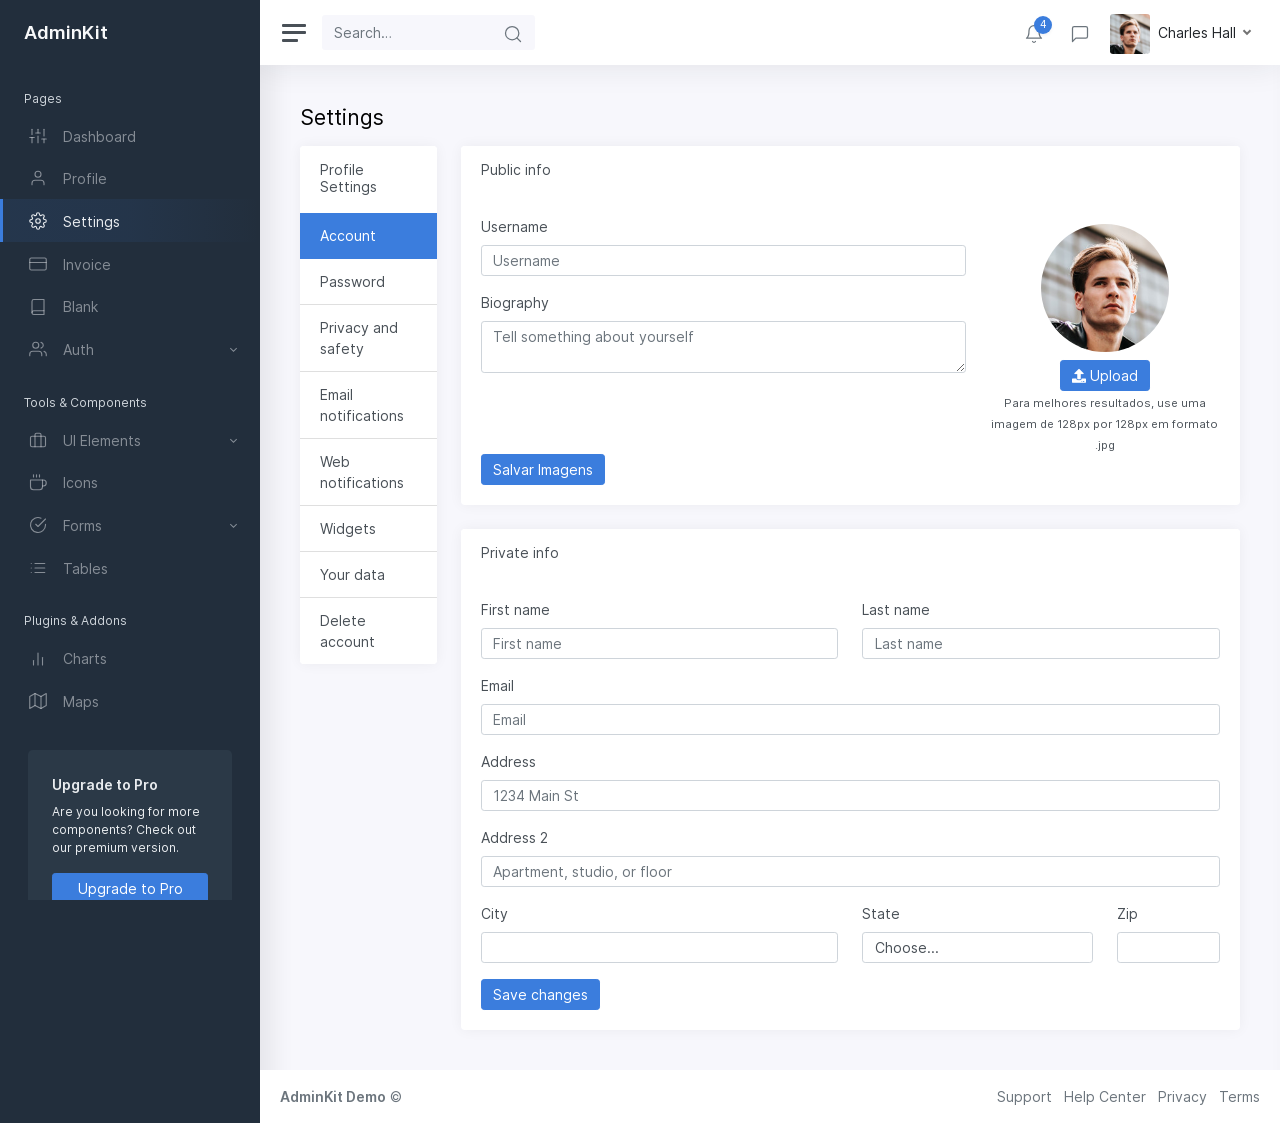
<file: public/template/pages-settings.html>
<!DOCTYPE html>
<html lang="en">

<head>
	<meta charset="utf-8">
	<meta http-equiv="X-UA-Compatible" content="IE=edge">
	<meta name="viewport" content="width=device-width, initial-scale=1, shrink-to-fit=no">
	<meta name="description" content="Responsive Admin &amp; Dashboard Template based on Bootstrap 5">
	<meta name="author" content="AdminKit">
	<meta name="keywords" content="adminkit, bootstrap, bootstrap 5, admin, dashboard, template, responsive, css, sass, html, theme, front-end, ui kit, web">

	<link rel="shortcut icon" href="img/icons/icon-48x48.png" />

	<title>Settings | AdminKit Demo</title>

	<link href="css/app.css" rel="stylesheet">
</head>

<body>
	<div class="wrapper">
		<nav id="sidebar" class="sidebar">
			<div class="sidebar-content js-simplebar">
				<a class="sidebar-brand" href="index.html">
          <span class="align-middle">AdminKit</span>
        </a>

				<ul class="sidebar-nav">
					<li class="sidebar-header">
						Pages
					</li>

					<li class="sidebar-item">
						<a class="sidebar-link" href="index.html">
              <i class="align-middle" data-feather="sliders"></i> <span class="align-middle">Dashboard</span>
            </a>
					</li>

					<li class="sidebar-item">
						<a class="sidebar-link" href="pages-profile.html">
              <i class="align-middle" data-feather="user"></i> <span class="align-middle">Profile</span>
            </a>
					</li>

					<li class="sidebar-item active">
						<a class="sidebar-link" href="pages-settings.html">
              <i class="align-middle" data-feather="settings"></i> <span class="align-middle">Settings</span>
            </a>
					</li>

					<li class="sidebar-item">
						<a class="sidebar-link" href="pages-invoice.html">
              <i class="align-middle" data-feather="credit-card"></i> <span class="align-middle">Invoice</span>
            </a>
					</li>

					<li class="sidebar-item">
						<a class="sidebar-link" href="pages-blank.html">
              <i class="align-middle" data-feather="book"></i> <span class="align-middle">Blank</span>
            </a>
					</li>

					<li class="sidebar-item">
						<a href="#auth" data-toggle="collapse" class="sidebar-link collapsed">
              <i class="align-middle" data-feather="users"></i> <span class="align-middle">Auth</span>
            </a>
						<ul id="auth" class="sidebar-dropdown list-unstyled collapse " data-parent="#sidebar">
							<li class="sidebar-item"><a class="sidebar-link" href="pages-sign-in.html">Sign In</a></li>
							<li class="sidebar-item"><a class="sidebar-link" href="pages-sign-up.html">Sign Up</a></li>
						</ul>
					</li>

					<li class="sidebar-header">
						Tools & Components
					</li>
					<li class="sidebar-item">
						<a data-target="#ui" data-toggle="collapse" class="sidebar-link collapsed">
              <i class="align-middle" data-feather="briefcase"></i> <span class="align-middle">UI Elements</span>
            </a>
						<ul id="ui" class="sidebar-dropdown list-unstyled collapse " data-parent="#sidebar">
							<li class="sidebar-item"><a class="sidebar-link" href="ui-alerts.html">Alerts</a></li>
							<li class="sidebar-item"><a class="sidebar-link" href="ui-buttons.html">Buttons</a></li>
							<li class="sidebar-item"><a class="sidebar-link" href="ui-cards.html">Cards</a></li>
							<li class="sidebar-item"><a class="sidebar-link" href="ui-general.html">General</a></li>
							<li class="sidebar-item"><a class="sidebar-link" href="ui-grid.html">Grid</a></li>
							<li class="sidebar-item"><a class="sidebar-link" href="ui-modals.html">Modals</a></li>
							<li class="sidebar-item"><a class="sidebar-link" href="ui-typography.html">Typography</a></li>
						</ul>
					</li>

					<li class="sidebar-item">
						<a class="sidebar-link" href="icons-feather.html">
              <i class="align-middle" data-feather="coffee"></i> <span class="align-middle">Icons</span>
            </a>
					</li>

					<li class="sidebar-item">
						<a data-target="#forms" data-toggle="collapse" class="sidebar-link collapsed">
              <i class="align-middle" data-feather="check-circle"></i> <span class="align-middle">Forms</span>
            </a>
						<ul id="forms" class="sidebar-dropdown list-unstyled collapse " data-parent="#sidebar">
							<li class="sidebar-item"><a class="sidebar-link" href="forms-layouts.html">Form Layouts</a></li>
							<li class="sidebar-item"><a class="sidebar-link" href="forms-basic-inputs.html">Basic Inputs</a></li>
						</ul>
					</li>

					<li class="sidebar-item">
						<a class="sidebar-link" href="tables-bootstrap.html">
              <i class="align-middle" data-feather="list"></i> <span class="align-middle">Tables</span>
            </a>
					</li>

					<li class="sidebar-header">
						Plugins & Addons
					</li>

					<li class="sidebar-item">
						<a class="sidebar-link" href="charts-chartjs.html">
              <i class="align-middle" data-feather="bar-chart-2"></i> <span class="align-middle">Charts</span>
            </a>
					</li>

					<li class="sidebar-item">
						<a class="sidebar-link" href="maps-google.html">
              <i class="align-middle" data-feather="map"></i> <span class="align-middle">Maps</span>
            </a>
					</li>
				</ul>

				<div class="sidebar-cta">
					<div class="sidebar-cta-content">
						<strong class="d-inline-block mb-2">Upgrade to Pro</strong>
						<div class="mb-3 text-sm">
							Are you looking for more components? Check out our premium version.
						</div>
						<a href="https://adminkit.io/pricing" target="_blank" class="btn btn-primary btn-block">Upgrade to Pro</a>
					</div>
				</div>
			</div>
		</nav>

		<div class="main">
			<nav class="navbar navbar-expand navbar-light navbar-bg">
				<a class="sidebar-toggle d-flex">
          <i class="hamburger align-self-center"></i>
        </a>

				<form class="d-none d-sm-inline-block">
					<div class="input-group input-group-navbar">
						<input type="text" class="form-control" placeholder="Search…" aria-label="Search">
						<button class="btn" type="button">
              <i class="align-middle" data-feather="search"></i>
            </button>
					</div>
				</form>

				<div class="navbar-collapse collapse">
					<ul class="navbar-nav navbar-align">
						<li class="nav-item dropdown">
							<a class="nav-icon dropdown-toggle" href="#" id="alertsDropdown" data-toggle="dropdown">
								<div class="position-relative">
									<i class="align-middle" data-feather="bell"></i>
									<span class="indicator">4</span>
								</div>
							</a>
							<div class="dropdown-menu dropdown-menu-lg dropdown-menu-right py-0" aria-labelledby="alertsDropdown">
								<div class="dropdown-menu-header">
									4 New Notifications
								</div>
								<div class="list-group">
									<a href="#" class="list-group-item">
										<div class="row g-0 align-items-center">
											<div class="col-2">
												<i class="text-danger" data-feather="alert-circle"></i>
											</div>
											<div class="col-10">
												<div class="text-dark">Update completed</div>
												<div class="text-muted small mt-1">Restart server 12 to complete the update.</div>
												<div class="text-muted small mt-1">30m ago</div>
											</div>
										</div>
									</a>
									<a href="#" class="list-group-item">
										<div class="row g-0 align-items-center">
											<div class="col-2">
												<i class="text-warning" data-feather="bell"></i>
											</div>
											<div class="col-10">
												<div class="text-dark">Lorem ipsum</div>
												<div class="text-muted small mt-1">Aliquam ex eros, imperdiet vulputate hendrerit et.</div>
												<div class="text-muted small mt-1">2h ago</div>
											</div>
										</div>
									</a>
									<a href="#" class="list-group-item">
										<div class="row g-0 align-items-center">
											<div class="col-2">
												<i class="text-primary" data-feather="home"></i>
											</div>
											<div class="col-10">
												<div class="text-dark">Login from 192.186.1.8</div>
												<div class="text-muted small mt-1">5h ago</div>
											</div>
										</div>
									</a>
									<a href="#" class="list-group-item">
										<div class="row g-0 align-items-center">
											<div class="col-2">
												<i class="text-success" data-feather="user-plus"></i>
											</div>
											<div class="col-10">
												<div class="text-dark">New connection</div>
												<div class="text-muted small mt-1">Christina accepted your request.</div>
												<div class="text-muted small mt-1">14h ago</div>
											</div>
										</div>
									</a>
								</div>
								<div class="dropdown-menu-footer">
									<a href="#" class="text-muted">Show all notifications</a>
								</div>
							</div>
						</li>
						<li class="nav-item dropdown">
							<a class="nav-icon dropdown-toggle" href="#" id="messagesDropdown" data-toggle="dropdown">
								<div class="position-relative">
									<i class="align-middle" data-feather="message-square"></i>
								</div>
							</a>
							<div class="dropdown-menu dropdown-menu-lg dropdown-menu-right py-0" aria-labelledby="messagesDropdown">
								<div class="dropdown-menu-header">
									<div class="position-relative">
										4 New Messages
									</div>
								</div>
								<div class="list-group">
									<a href="#" class="list-group-item">
										<div class="row g-0 align-items-center">
											<div class="col-2">
												<img src="img/avatars/avatar-5.jpg" class="avatar img-fluid rounded-circle" alt="Vanessa Tucker">
											</div>
											<div class="col-10 pl-2">
												<div class="text-dark">Vanessa Tucker</div>
												<div class="text-muted small mt-1">Nam pretium turpis et arcu. Duis arcu tortor.</div>
												<div class="text-muted small mt-1">15m ago</div>
											</div>
										</div>
									</a>
									<a href="#" class="list-group-item">
										<div class="row g-0 align-items-center">
											<div class="col-2">
												<img src="img/avatars/avatar-2.jpg" class="avatar img-fluid rounded-circle" alt="William Harris">
											</div>
											<div class="col-10 pl-2">
												<div class="text-dark">William Harris</div>
												<div class="text-muted small mt-1">Curabitur ligula sapien euismod vitae.</div>
												<div class="text-muted small mt-1">2h ago</div>
											</div>
										</div>
									</a>
									<a href="#" class="list-group-item">
										<div class="row g-0 align-items-center">
											<div class="col-2">
												<img src="img/avatars/avatar-4.jpg" class="avatar img-fluid rounded-circle" alt="Christina Mason">
											</div>
											<div class="col-10 pl-2">
												<div class="text-dark">Christina Mason</div>
												<div class="text-muted small mt-1">Pellentesque auctor neque nec urna.</div>
												<div class="text-muted small mt-1">4h ago</div>
											</div>
										</div>
									</a>
									<a href="#" class="list-group-item">
										<div class="row g-0 align-items-center">
											<div class="col-2">
												<img src="img/avatars/avatar-3.jpg" class="avatar img-fluid rounded-circle" alt="Sharon Lessman">
											</div>
											<div class="col-10 pl-2">
												<div class="text-dark">Sharon Lessman</div>
												<div class="text-muted small mt-1">Aenean tellus metus, bibendum sed, posuere ac, mattis non.</div>
												<div class="text-muted small mt-1">5h ago</div>
											</div>
										</div>
									</a>
								</div>
								<div class="dropdown-menu-footer">
									<a href="#" class="text-muted">Show all messages</a>
								</div>
							</div>
						</li>
						<li class="nav-item dropdown">
							<a class="nav-icon dropdown-toggle d-inline-block d-sm-none" href="#" data-toggle="dropdown">
                <i class="align-middle" data-feather="settings"></i>
              </a>

							<a class="nav-link dropdown-toggle d-none d-sm-inline-block" href="#" data-toggle="dropdown">
                <img src="img/avatars/avatar.jpg" class="avatar img-fluid rounded mr-1" alt="Charles Hall" /> <span class="text-dark">Charles Hall</span>
              </a>
							<div class="dropdown-menu dropdown-menu-right">
								<a class="dropdown-item" href="pages-profile.html"><i class="align-middle mr-1" data-feather="user"></i> Profile</a>
								<a class="dropdown-item" href="#"><i class="align-middle mr-1" data-feather="pie-chart"></i> Analytics</a>
								<div class="dropdown-divider"></div>
								<a class="dropdown-item" href="pages-settings.html"><i class="align-middle mr-1" data-feather="settings"></i> Settings & Privacy</a>
								<a class="dropdown-item" href="#"><i class="align-middle mr-1" data-feather="help-circle"></i> Help Center</a>
								<div class="dropdown-divider"></div>
								<a class="dropdown-item" href="#">Log out</a>
							</div>
						</li>
					</ul>
				</div>
			</nav>

			<main class="content">
				<div class="container-fluid p-0">

					<h1 class="h3 mb-3">Settings</h1>

					<div class="row">
						<div class="col-md-3 col-xl-2">

							<div class="card">
								<div class="card-header">
									<h5 class="card-title mb-0">Profile Settings</h5>
								</div>

								<div class="list-group list-group-flush" role="tablist">
									<a class="list-group-item list-group-item-action active" data-toggle="list" href="#account" role="tab">
          Account
        </a>
									<a class="list-group-item list-group-item-action" data-toggle="list" href="#password" role="tab">
          Password
        </a>
									<a class="list-group-item list-group-item-action" data-toggle="list" href="#" role="tab">
          Privacy and safety
        </a>
									<a class="list-group-item list-group-item-action" data-toggle="list" href="#" role="tab">
          Email notifications
        </a>
									<a class="list-group-item list-group-item-action" data-toggle="list" href="#" role="tab">
          Web notifications
        </a>
									<a class="list-group-item list-group-item-action" data-toggle="list" href="#" role="tab">
          Widgets
        </a>
									<a class="list-group-item list-group-item-action" data-toggle="list" href="#" role="tab">
          Your data
        </a>
									<a class="list-group-item list-group-item-action" data-toggle="list" href="#" role="tab">
          Delete account
        </a>
								</div>
							</div>
						</div>

						<div class="col-md-9 col-xl-10">
							<div class="tab-content">
								<div class="tab-pane fade show active" id="account" role="tabpanel">

									<div class="card">
										<div class="card-header">

											<h5 class="card-title mb-0">Public info</h5>
										</div>
										<div class="card-body">
											<form>
												<div class="row">
													<div class="col-md-8">
														<div class="mb-3">
															<label class="form-label" for="inputUsername">Username</label>
															<input type="text" class="form-control" id="inputUsername" placeholder="Username">
														</div>
														<div class="mb-3">
															<label class="form-label" for="inputUsername">Biography</label>
															<textarea rows="2" class="form-control" id="inputBio" placeholder="Tell something about yourself"></textarea>
														</div>
													</div>
													<div class="col-md-4">
														<div class="text-center">
															<img alt="Charles Hall" src="img/avatars/avatar.jpg" class="rounded-circle img-responsive mt-2" width="128" height="128" />
															<div class="mt-2">
																<span class="btn btn-primary"><i class="fas fa-upload"></i> Upload</span>
															</div>
															<small>Para melhores resultados, use uma imagem de 128px por 128px em formato .jpg</small>
														</div>
													</div>
												</div>

												<button type="submit" class="btn btn-primary">Salvar Imagens</button>
											</form>

										</div>
									</div>

									<div class="card">
										<div class="card-header">

											<h5 class="card-title mb-0">Private info</h5>
										</div>
										<div class="card-body">
											<form>
												<div class="row">
													<div class="mb-3 col-md-6">
														<label class="form-label" for="inputFirstName">First name</label>
														<input type="text" class="form-control" id="inputFirstName" placeholder="First name">
													</div>
													<div class="mb-3 col-md-6">
														<label class="form-label" for="inputLastName">Last name</label>
														<input type="text" class="form-control" id="inputLastName" placeholder="Last name">
													</div>
												</div>
												<div class="mb-3">
													<label class="form-label" for="inputEmail4">Email</label>
													<input type="email" class="form-control" id="inputEmail4" placeholder="Email">
												</div>
												<div class="mb-3">
													<label class="form-label" for="inputAddress">Address</label>
													<input type="text" class="form-control" id="inputAddress" placeholder="1234 Main St">
												</div>
												<div class="mb-3">
													<label class="form-label" for="inputAddress2">Address 2</label>
													<input type="text" class="form-control" id="inputAddress2" placeholder="Apartment, studio, or floor">
												</div>
												<div class="row">
													<div class="mb-3 col-md-6">
														<label class="form-label" for="inputCity">City</label>
														<input type="text" class="form-control" id="inputCity">
													</div>
													<div class="mb-3 col-md-4">
														<label class="form-label" for="inputState">State</label>
														<select id="inputState" class="form-control">
															<option selected>Choose...</option>
															<option>...</option>
														</select>
													</div>
													<div class="mb-3 col-md-2">
														<label class="form-label" for="inputZip">Zip</label>
														<input type="text" class="form-control" id="inputZip">
													</div>
												</div>
												<button type="submit" class="btn btn-primary">Save changes</button>
											</form>

										</div>
									</div>

								</div>
								<div class="tab-pane fade" id="password" role="tabpanel">
									<div class="card">
										<div class="card-body">
											<h5 class="card-title">Password</h5>

											<form>
												<div class="mb-3">
													<label class="form-label" for="inputPasswordCurrent">Current password</label>
													<input type="password" class="form-control" id="inputPasswordCurrent">
													<small><a href="#">Forgot your password?</a></small>
												</div>
												<div class="mb-3">
													<label class="form-label" for="inputPasswordNew">New password</label>
													<input type="password" class="form-control" id="inputPasswordNew">
												</div>
												<div class="mb-3">
													<label class="form-label" for="inputPasswordNew2">Verify password</label>
													<input type="password" class="form-control" id="inputPasswordNew2">
												</div>
												<button type="submit" class="btn btn-primary">Save changes</button>
											</form>

										</div>
									</div>
								</div>
							</div>
						</div>
					</div>

				</div>
			</main>

			<footer class="footer">
				<div class="container-fluid">
					<div class="row text-muted">
						<div class="col-6 text-left">
							<p class="mb-0">
								<a href="index.html" class="text-muted"><strong>AdminKit Demo</strong></a> &copy;
							</p>
						</div>
						<div class="col-6 text-right">
							<ul class="list-inline">
								<li class="list-inline-item">
									<a class="text-muted" href="#">Support</a>
								</li>
								<li class="list-inline-item">
									<a class="text-muted" href="#">Help Center</a>
								</li>
								<li class="list-inline-item">
									<a class="text-muted" href="#">Privacy</a>
								</li>
								<li class="list-inline-item">
									<a class="text-muted" href="#">Terms</a>
								</li>
							</ul>
						</div>
					</div>
				</div>
			</footer>
		</div>
	</div>

	<script src="js/app.js"></script>

</body>

</html>
</file>
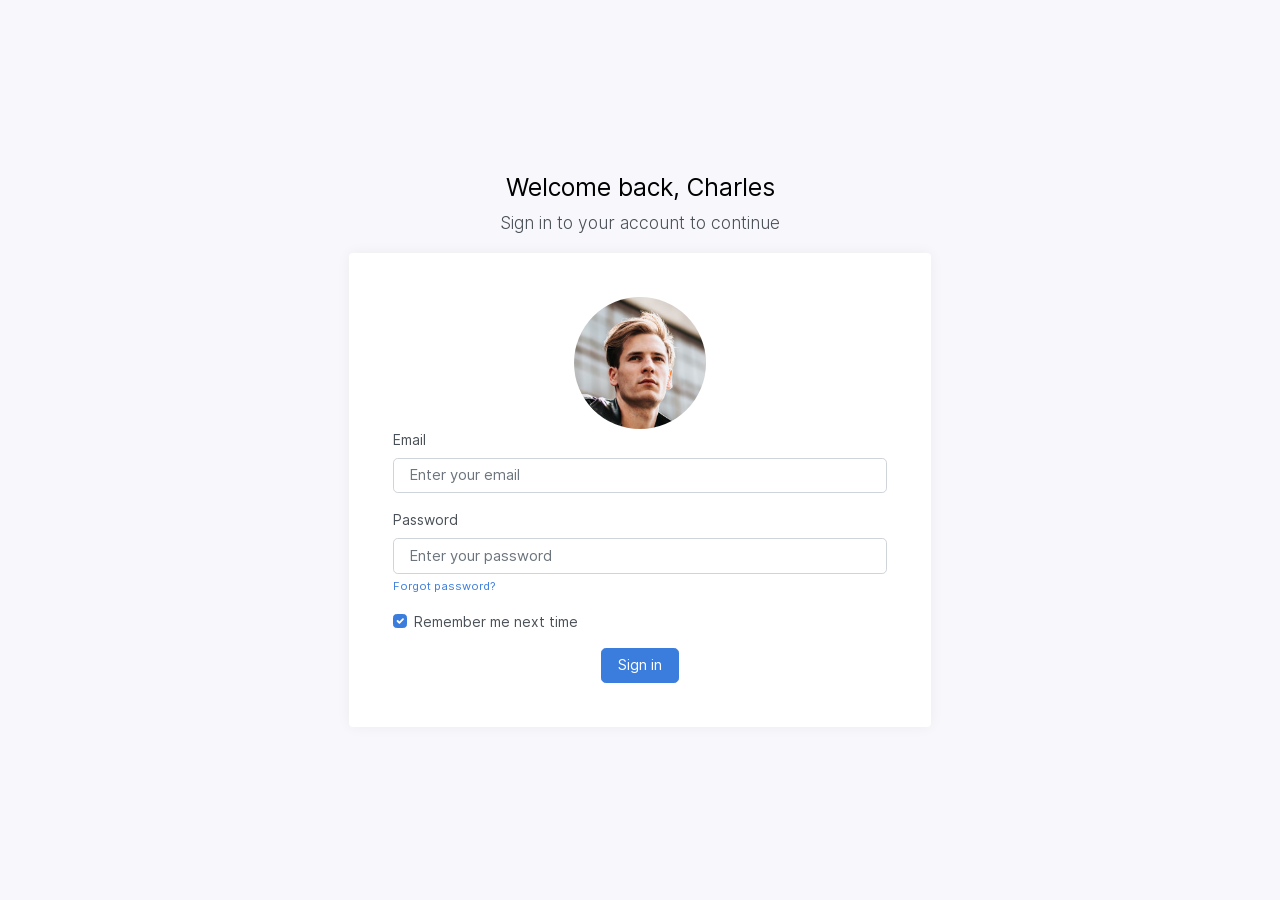
<file: public/template/pages-sign-in.html>
<!DOCTYPE html>
<html lang="en">

<head>
	<meta charset="utf-8">
	<meta http-equiv="X-UA-Compatible" content="IE=edge">
	<meta name="viewport" content="width=device-width, initial-scale=1, shrink-to-fit=no">
	<meta name="description" content="Responsive Admin &amp; Dashboard Template based on Bootstrap 5">
	<meta name="author" content="AdminKit">
	<meta name="keywords" content="adminkit, bootstrap, bootstrap 5, admin, dashboard, template, responsive, css, sass, html, theme, front-end, ui kit, web">

	<link rel="shortcut icon" href="img/icons/icon-48x48.png" />

	<title>Sign In | AdminKit Demo</title>

	<link href="css/app.css" rel="stylesheet">
</head>

<body>
	<main class="d-flex w-100">
		<div class="container d-flex flex-column">
			<div class="row vh-100">
				<div class="col-sm-10 col-md-8 col-lg-6 mx-auto d-table h-100">
					<div class="d-table-cell align-middle">

						<div class="text-center mt-4">
							<h1 class="h2">Welcome back, Charles</h1>
							<p class="lead">
								Sign in to your account to continue
							</p>
						</div>

						<div class="card">
							<div class="card-body">
								<div class="m-sm-4">
									<div class="text-center">
										<img src="img/avatars/avatar.jpg" alt="Charles Hall" class="img-fluid rounded-circle" width="132" height="132" />
									</div>
									<form>
										<div class="mb-3">
											<label class="form-label">Email</label>
											<input class="form-control form-control-lg" type="email" name="email" placeholder="Enter your email" />
										</div>
										<div class="mb-3">
											<label class="form-label">Password</label>
											<input class="form-control form-control-lg" type="password" name="password" placeholder="Enter your password" />
											<small>
												<a href="pages-reset-password.html">Forgot password?</a>
											</small>
										</div>
										<div>
											<label class="form-check">
												<input class="form-check-input" type="checkbox" value="remember-me" name="remember-me" checked>
												<span class="form-check-label">
												Remember me next time
												</span>
											</label>
										</div>
										<div class="text-center mt-3">
											<a href="index.html" class="btn btn-lg btn-primary">Sign in</a>
											<!-- <button type="submit" class="btn btn-lg btn-primary">Sign in</button> -->
										</div>
									</form>
								</div>
							</div>
						</div>

					</div>
				</div>
			</div>
		</div>
	</main>

	<script src="js/app.js"></script>

</body>

</html>
</file>
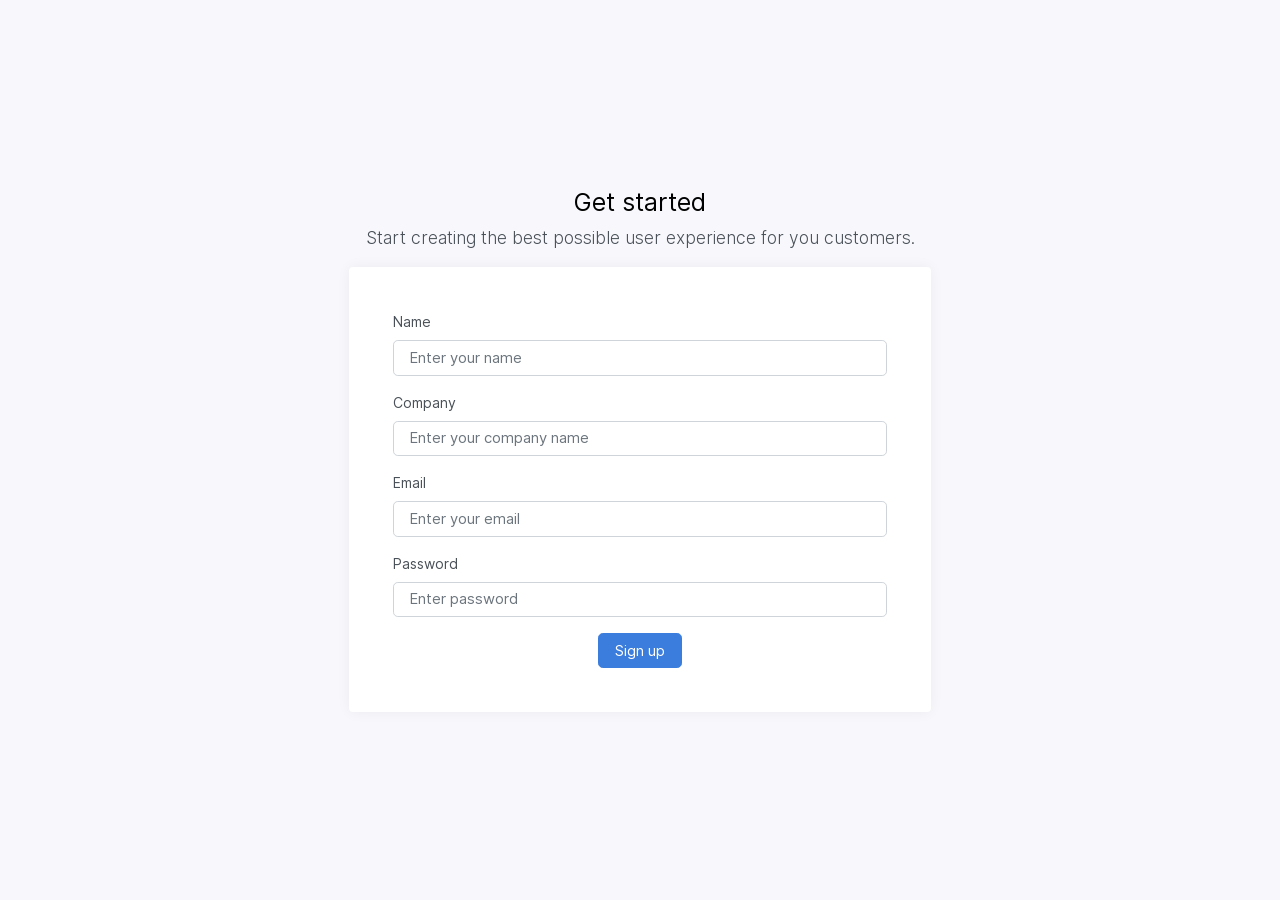
<file: public/template/pages-sign-up.html>
<!DOCTYPE html>
<html lang="en">

<head>
	<meta charset="utf-8">
	<meta http-equiv="X-UA-Compatible" content="IE=edge">
	<meta name="viewport" content="width=device-width, initial-scale=1, shrink-to-fit=no">
	<meta name="description" content="Responsive Admin &amp; Dashboard Template based on Bootstrap 5">
	<meta name="author" content="AdminKit">
	<meta name="keywords" content="adminkit, bootstrap, bootstrap 5, admin, dashboard, template, responsive, css, sass, html, theme, front-end, ui kit, web">

	<link rel="shortcut icon" href="img/icons/icon-48x48.png" />

	<title>Sign Up | AdminKit Demo</title>

	<link href="css/app.css" rel="stylesheet">
</head>

<body>
	<main class="d-flex w-100">
		<div class="container d-flex flex-column">
			<div class="row vh-100">
				<div class="col-sm-10 col-md-8 col-lg-6 mx-auto d-table h-100">
					<div class="d-table-cell align-middle">

						<div class="text-center mt-4">
							<h1 class="h2">Get started</h1>
							<p class="lead">
								Start creating the best possible user experience for you customers.
							</p>
						</div>

						<div class="card">
							<div class="card-body">
								<div class="m-sm-4">
									<form>
										<div class="mb-3">
											<label class="form-label">Name</label>
											<input class="form-control form-control-lg" type="text" name="name" placeholder="Enter your name" />
										</div>
										<div class="mb-3">
											<label class="form-label">Company</label>
											<input class="form-control form-control-lg" type="text" name="company" placeholder="Enter your company name" />
										</div>
										<div class="mb-3">
											<label class="form-label">Email</label>
											<input class="form-control form-control-lg" type="email" name="email" placeholder="Enter your email" />
										</div>
										<div class="mb-3">
											<label class="form-label">Password</label>
											<input class="form-control form-control-lg" type="password" name="password" placeholder="Enter password" />
										</div>
										<div class="text-center mt-3">
											<a href="index.html" class="btn btn-lg btn-primary">Sign up</a>
											<!-- <button type="submit" class="btn btn-lg btn-primary">Sign up</button> -->
										</div>
									</form>
								</div>
							</div>
						</div>

					</div>
				</div>
			</div>
		</div>
	</main>

	<script src="js/app.js"></script>

</body>

</html>
</file>
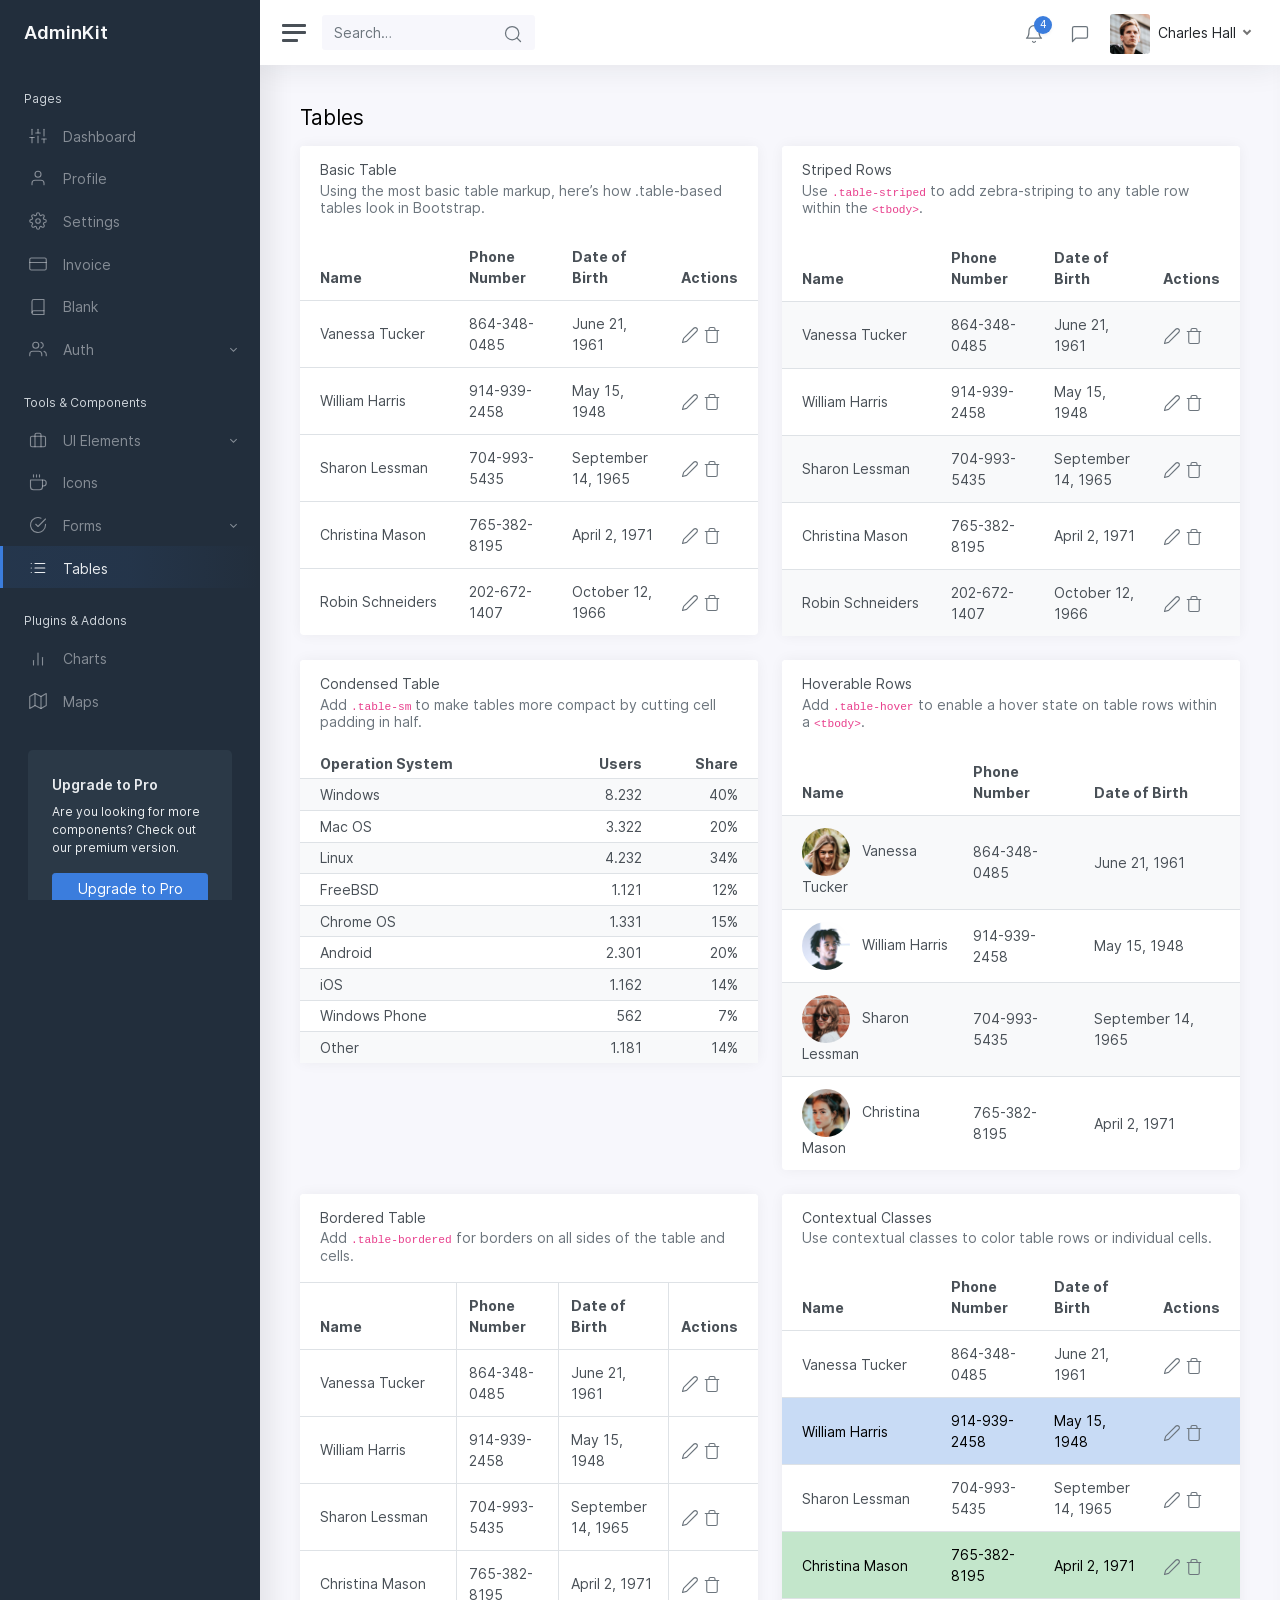
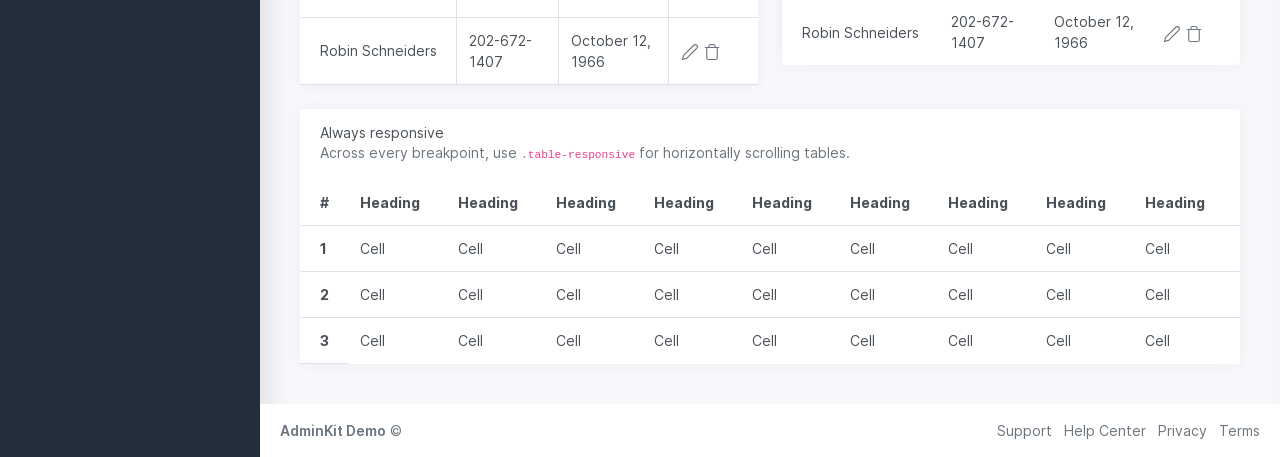
<file: public/template/tables-bootstrap.html>
<!DOCTYPE html>
<html lang="en">

<head>
	<meta charset="utf-8">
	<meta http-equiv="X-UA-Compatible" content="IE=edge">
	<meta name="viewport" content="width=device-width, initial-scale=1, shrink-to-fit=no">
	<meta name="description" content="Responsive Admin &amp; Dashboard Template based on Bootstrap 5">
	<meta name="author" content="AdminKit">
	<meta name="keywords" content="adminkit, bootstrap, bootstrap 5, admin, dashboard, template, responsive, css, sass, html, theme, front-end, ui kit, web">

	<link rel="shortcut icon" href="img/icons/icon-48x48.png" />

	<title>Tables | AdminKit Demo</title>

	<link href="css/app.css" rel="stylesheet">
</head>

<body>
	<div class="wrapper">
		<nav id="sidebar" class="sidebar">
			<div class="sidebar-content js-simplebar">
				<a class="sidebar-brand" href="index.html">
          <span class="align-middle">AdminKit</span>
        </a>

				<ul class="sidebar-nav">
					<li class="sidebar-header">
						Pages
					</li>

					<li class="sidebar-item">
						<a class="sidebar-link" href="index.html">
              <i class="align-middle" data-feather="sliders"></i> <span class="align-middle">Dashboard</span>
            </a>
					</li>

					<li class="sidebar-item">
						<a class="sidebar-link" href="pages-profile.html">
              <i class="align-middle" data-feather="user"></i> <span class="align-middle">Profile</span>
            </a>
					</li>

					<li class="sidebar-item">
						<a class="sidebar-link" href="pages-settings.html">
              <i class="align-middle" data-feather="settings"></i> <span class="align-middle">Settings</span>
            </a>
					</li>

					<li class="sidebar-item">
						<a class="sidebar-link" href="pages-invoice.html">
              <i class="align-middle" data-feather="credit-card"></i> <span class="align-middle">Invoice</span>
            </a>
					</li>

					<li class="sidebar-item">
						<a class="sidebar-link" href="pages-blank.html">
              <i class="align-middle" data-feather="book"></i> <span class="align-middle">Blank</span>
            </a>
					</li>

					<li class="sidebar-item">
						<a href="#auth" data-toggle="collapse" class="sidebar-link collapsed">
              <i class="align-middle" data-feather="users"></i> <span class="align-middle">Auth</span>
            </a>
						<ul id="auth" class="sidebar-dropdown list-unstyled collapse " data-parent="#sidebar">
							<li class="sidebar-item"><a class="sidebar-link" href="pages-sign-in.html">Sign In</a></li>
							<li class="sidebar-item"><a class="sidebar-link" href="pages-sign-up.html">Sign Up</a></li>
						</ul>
					</li>

					<li class="sidebar-header">
						Tools & Components
					</li>
					<li class="sidebar-item">
						<a data-target="#ui" data-toggle="collapse" class="sidebar-link collapsed">
              <i class="align-middle" data-feather="briefcase"></i> <span class="align-middle">UI Elements</span>
            </a>
						<ul id="ui" class="sidebar-dropdown list-unstyled collapse " data-parent="#sidebar">
							<li class="sidebar-item"><a class="sidebar-link" href="ui-alerts.html">Alerts</a></li>
							<li class="sidebar-item"><a class="sidebar-link" href="ui-buttons.html">Buttons</a></li>
							<li class="sidebar-item"><a class="sidebar-link" href="ui-cards.html">Cards</a></li>
							<li class="sidebar-item"><a class="sidebar-link" href="ui-general.html">General</a></li>
							<li class="sidebar-item"><a class="sidebar-link" href="ui-grid.html">Grid</a></li>
							<li class="sidebar-item"><a class="sidebar-link" href="ui-modals.html">Modals</a></li>
							<li class="sidebar-item"><a class="sidebar-link" href="ui-typography.html">Typography</a></li>
						</ul>
					</li>

					<li class="sidebar-item">
						<a class="sidebar-link" href="icons-feather.html">
              <i class="align-middle" data-feather="coffee"></i> <span class="align-middle">Icons</span>
            </a>
					</li>

					<li class="sidebar-item">
						<a data-target="#forms" data-toggle="collapse" class="sidebar-link collapsed">
              <i class="align-middle" data-feather="check-circle"></i> <span class="align-middle">Forms</span>
            </a>
						<ul id="forms" class="sidebar-dropdown list-unstyled collapse " data-parent="#sidebar">
							<li class="sidebar-item"><a class="sidebar-link" href="forms-layouts.html">Form Layouts</a></li>
							<li class="sidebar-item"><a class="sidebar-link" href="forms-basic-inputs.html">Basic Inputs</a></li>
						</ul>
					</li>

					<li class="sidebar-item active">
						<a class="sidebar-link" href="tables-bootstrap.html">
              <i class="align-middle" data-feather="list"></i> <span class="align-middle">Tables</span>
            </a>
					</li>

					<li class="sidebar-header">
						Plugins & Addons
					</li>

					<li class="sidebar-item">
						<a class="sidebar-link" href="charts-chartjs.html">
              <i class="align-middle" data-feather="bar-chart-2"></i> <span class="align-middle">Charts</span>
            </a>
					</li>

					<li class="sidebar-item">
						<a class="sidebar-link" href="maps-google.html">
              <i class="align-middle" data-feather="map"></i> <span class="align-middle">Maps</span>
            </a>
					</li>
				</ul>

				<div class="sidebar-cta">
					<div class="sidebar-cta-content">
						<strong class="d-inline-block mb-2">Upgrade to Pro</strong>
						<div class="mb-3 text-sm">
							Are you looking for more components? Check out our premium version.
						</div>
						<a href="https://adminkit.io/pricing" target="_blank" class="btn btn-primary btn-block">Upgrade to Pro</a>
					</div>
				</div>
			</div>
		</nav>

		<div class="main">
			<nav class="navbar navbar-expand navbar-light navbar-bg">
				<a class="sidebar-toggle d-flex">
          <i class="hamburger align-self-center"></i>
        </a>

				<form class="d-none d-sm-inline-block">
					<div class="input-group input-group-navbar">
						<input type="text" class="form-control" placeholder="Search…" aria-label="Search">
						<button class="btn" type="button">
              <i class="align-middle" data-feather="search"></i>
            </button>
					</div>
				</form>

				<div class="navbar-collapse collapse">
					<ul class="navbar-nav navbar-align">
						<li class="nav-item dropdown">
							<a class="nav-icon dropdown-toggle" href="#" id="alertsDropdown" data-toggle="dropdown">
								<div class="position-relative">
									<i class="align-middle" data-feather="bell"></i>
									<span class="indicator">4</span>
								</div>
							</a>
							<div class="dropdown-menu dropdown-menu-lg dropdown-menu-right py-0" aria-labelledby="alertsDropdown">
								<div class="dropdown-menu-header">
									4 New Notifications
								</div>
								<div class="list-group">
									<a href="#" class="list-group-item">
										<div class="row g-0 align-items-center">
											<div class="col-2">
												<i class="text-danger" data-feather="alert-circle"></i>
											</div>
											<div class="col-10">
												<div class="text-dark">Update completed</div>
												<div class="text-muted small mt-1">Restart server 12 to complete the update.</div>
												<div class="text-muted small mt-1">30m ago</div>
											</div>
										</div>
									</a>
									<a href="#" class="list-group-item">
										<div class="row g-0 align-items-center">
											<div class="col-2">
												<i class="text-warning" data-feather="bell"></i>
											</div>
											<div class="col-10">
												<div class="text-dark">Lorem ipsum</div>
												<div class="text-muted small mt-1">Aliquam ex eros, imperdiet vulputate hendrerit et.</div>
												<div class="text-muted small mt-1">2h ago</div>
											</div>
										</div>
									</a>
									<a href="#" class="list-group-item">
										<div class="row g-0 align-items-center">
											<div class="col-2">
												<i class="text-primary" data-feather="home"></i>
											</div>
											<div class="col-10">
												<div class="text-dark">Login from 192.186.1.8</div>
												<div class="text-muted small mt-1">5h ago</div>
											</div>
										</div>
									</a>
									<a href="#" class="list-group-item">
										<div class="row g-0 align-items-center">
											<div class="col-2">
												<i class="text-success" data-feather="user-plus"></i>
											</div>
											<div class="col-10">
												<div class="text-dark">New connection</div>
												<div class="text-muted small mt-1">Christina accepted your request.</div>
												<div class="text-muted small mt-1">14h ago</div>
											</div>
										</div>
									</a>
								</div>
								<div class="dropdown-menu-footer">
									<a href="#" class="text-muted">Show all notifications</a>
								</div>
							</div>
						</li>
						<li class="nav-item dropdown">
							<a class="nav-icon dropdown-toggle" href="#" id="messagesDropdown" data-toggle="dropdown">
								<div class="position-relative">
									<i class="align-middle" data-feather="message-square"></i>
								</div>
							</a>
							<div class="dropdown-menu dropdown-menu-lg dropdown-menu-right py-0" aria-labelledby="messagesDropdown">
								<div class="dropdown-menu-header">
									<div class="position-relative">
										4 New Messages
									</div>
								</div>
								<div class="list-group">
									<a href="#" class="list-group-item">
										<div class="row g-0 align-items-center">
											<div class="col-2">
												<img src="img/avatars/avatar-5.jpg" class="avatar img-fluid rounded-circle" alt="Vanessa Tucker">
											</div>
											<div class="col-10 pl-2">
												<div class="text-dark">Vanessa Tucker</div>
												<div class="text-muted small mt-1">Nam pretium turpis et arcu. Duis arcu tortor.</div>
												<div class="text-muted small mt-1">15m ago</div>
											</div>
										</div>
									</a>
									<a href="#" class="list-group-item">
										<div class="row g-0 align-items-center">
											<div class="col-2">
												<img src="img/avatars/avatar-2.jpg" class="avatar img-fluid rounded-circle" alt="William Harris">
											</div>
											<div class="col-10 pl-2">
												<div class="text-dark">William Harris</div>
												<div class="text-muted small mt-1">Curabitur ligula sapien euismod vitae.</div>
												<div class="text-muted small mt-1">2h ago</div>
											</div>
										</div>
									</a>
									<a href="#" class="list-group-item">
										<div class="row g-0 align-items-center">
											<div class="col-2">
												<img src="img/avatars/avatar-4.jpg" class="avatar img-fluid rounded-circle" alt="Christina Mason">
											</div>
											<div class="col-10 pl-2">
												<div class="text-dark">Christina Mason</div>
												<div class="text-muted small mt-1">Pellentesque auctor neque nec urna.</div>
												<div class="text-muted small mt-1">4h ago</div>
											</div>
										</div>
									</a>
									<a href="#" class="list-group-item">
										<div class="row g-0 align-items-center">
											<div class="col-2">
												<img src="img/avatars/avatar-3.jpg" class="avatar img-fluid rounded-circle" alt="Sharon Lessman">
											</div>
											<div class="col-10 pl-2">
												<div class="text-dark">Sharon Lessman</div>
												<div class="text-muted small mt-1">Aenean tellus metus, bibendum sed, posuere ac, mattis non.</div>
												<div class="text-muted small mt-1">5h ago</div>
											</div>
										</div>
									</a>
								</div>
								<div class="dropdown-menu-footer">
									<a href="#" class="text-muted">Show all messages</a>
								</div>
							</div>
						</li>
						<li class="nav-item dropdown">
							<a class="nav-icon dropdown-toggle d-inline-block d-sm-none" href="#" data-toggle="dropdown">
                <i class="align-middle" data-feather="settings"></i>
              </a>

							<a class="nav-link dropdown-toggle d-none d-sm-inline-block" href="#" data-toggle="dropdown">
                <img src="img/avatars/avatar.jpg" class="avatar img-fluid rounded mr-1" alt="Charles Hall" /> <span class="text-dark">Charles Hall</span>
              </a>
							<div class="dropdown-menu dropdown-menu-right">
								<a class="dropdown-item" href="pages-profile.html"><i class="align-middle mr-1" data-feather="user"></i> Profile</a>
								<a class="dropdown-item" href="#"><i class="align-middle mr-1" data-feather="pie-chart"></i> Analytics</a>
								<div class="dropdown-divider"></div>
								<a class="dropdown-item" href="pages-settings.html"><i class="align-middle mr-1" data-feather="settings"></i> Settings & Privacy</a>
								<a class="dropdown-item" href="#"><i class="align-middle mr-1" data-feather="help-circle"></i> Help Center</a>
								<div class="dropdown-divider"></div>
								<a class="dropdown-item" href="#">Log out</a>
							</div>
						</li>
					</ul>
				</div>
			</nav>

			<main class="content">
				<div class="container-fluid p-0">

					<h1 class="h3 mb-3">Tables</h1>

					<div class="row">
						<div class="col-12 col-xl-6">
							<div class="card">
								<div class="card-header">
									<h5 class="card-title">Basic Table</h5>
									<h6 class="card-subtitle text-muted">Using the most basic table markup, here’s how .table-based tables look in Bootstrap.</h6>
								</div>
								<table class="table">
									<thead>
										<tr>
											<th style="width:40%;">Name</th>
											<th style="width:25%">Phone Number</th>
											<th class="d-none d-md-table-cell" style="width:25%">Date of Birth</th>
											<th>Actions</th>
										</tr>
									</thead>
									<tbody>
										<tr>
											<td>Vanessa Tucker</td>
											<td>864-348-0485</td>
											<td class="d-none d-md-table-cell">June 21, 1961</td>
											<td class="table-action">
												<a href="#"><i class="align-middle" data-feather="edit-2"></i></a>
												<a href="#"><i class="align-middle" data-feather="trash"></i></a>
											</td>
										</tr>
										<tr>
											<td>William Harris</td>
											<td>914-939-2458</td>
											<td class="d-none d-md-table-cell">May 15, 1948</td>
											<td class="table-action">
												<a href="#"><i class="align-middle" data-feather="edit-2"></i></a>
												<a href="#"><i class="align-middle" data-feather="trash"></i></a>
											</td>
										</tr>
										<tr>
											<td>Sharon Lessman</td>
											<td>704-993-5435</td>
											<td class="d-none d-md-table-cell">September 14, 1965</td>
											<td class="table-action">
												<a href="#"><i class="align-middle" data-feather="edit-2"></i></a>
												<a href="#"><i class="align-middle" data-feather="trash"></i></a>
											</td>
										</tr>
										<tr>
											<td>Christina Mason</td>
											<td>765-382-8195</td>
											<td class="d-none d-md-table-cell">April 2, 1971</td>
											<td class="table-action">
												<a href="#"><i class="align-middle" data-feather="edit-2"></i></a>
												<a href="#"><i class="align-middle" data-feather="trash"></i></a>
											</td>
										</tr>
										<tr>
											<td>Robin Schneiders</td>
											<td>202-672-1407</td>
											<td class="d-none d-md-table-cell">October 12, 1966</td>
											<td class="table-action">
												<a href="#"><i class="align-middle" data-feather="edit-2"></i></a>
												<a href="#"><i class="align-middle" data-feather="trash"></i></a>
											</td>
										</tr>
									</tbody>
								</table>
							</div>
						</div>

						<div class="col-12 col-xl-6">
							<div class="card">
								<div class="card-header">
									<h5 class="card-title">Striped Rows</h5>
									<h6 class="card-subtitle text-muted">Use <code>.table-striped</code> to add zebra-striping to any table row within the <code>&lt;tbody&gt;</code>.</h6>
								</div>
								<table class="table table-striped">
									<thead>
										<tr>
											<th style="width:40%;">Name</th>
											<th style="width:25%">Phone Number</th>
											<th class="d-none d-md-table-cell" style="width:25%">Date of Birth</th>
											<th>Actions</th>
										</tr>
									</thead>
									<tbody>
										<tr>
											<td>Vanessa Tucker</td>
											<td>864-348-0485</td>
											<td class="d-none d-md-table-cell">June 21, 1961</td>
											<td class="table-action">
												<a href="#"><i class="align-middle" data-feather="edit-2"></i></a>
												<a href="#"><i class="align-middle" data-feather="trash"></i></a>
											</td>
										</tr>
										<tr>
											<td>William Harris</td>
											<td>914-939-2458</td>
											<td class="d-none d-md-table-cell">May 15, 1948</td>
											<td class="table-action">
												<a href="#"><i class="align-middle" data-feather="edit-2"></i></a>
												<a href="#"><i class="align-middle" data-feather="trash"></i></a>
											</td>
										</tr>
										<tr>
											<td>Sharon Lessman</td>
											<td>704-993-5435</td>
											<td class="d-none d-md-table-cell">September 14, 1965</td>
											<td class="table-action">
												<a href="#"><i class="align-middle" data-feather="edit-2"></i></a>
												<a href="#"><i class="align-middle" data-feather="trash"></i></a>
											</td>
										</tr>
										<tr>
											<td>Christina Mason</td>
											<td>765-382-8195</td>
											<td class="d-none d-md-table-cell">April 2, 1971</td>
											<td class="table-action">
												<a href="#"><i class="align-middle" data-feather="edit-2"></i></a>
												<a href="#"><i class="align-middle" data-feather="trash"></i></a>
											</td>
										</tr>
										<tr>
											<td>Robin Schneiders</td>
											<td>202-672-1407</td>
											<td class="d-none d-md-table-cell">October 12, 1966</td>
											<td class="table-action">
												<a href="#"><i class="align-middle" data-feather="edit-2"></i></a>
												<a href="#"><i class="align-middle" data-feather="trash"></i></a>
											</td>
										</tr>
									</tbody>
								</table>
							</div>
						</div>

						<div class="col-12 col-xl-6">
							<div class="card">
								<div class="card-header">
									<h5 class="card-title">Condensed Table</h5>
									<h6 class="card-subtitle text-muted">Add <code>.table-sm</code> to make tables more compact by cutting cell padding in half.</h6>
								</div>
								<table class="table table-striped table-sm">
									<thead>
										<tr>
											<th>Operation System</th>
											<th class="text-right">Users</th>
											<th class="text-right">Share</th>
										</tr>
									</thead>
									<tbody>
										<tr>
											<td>Windows</td>
											<td class="text-right">8.232</td>
											<td class="text-right">40%</td>
										</tr>
										<tr>
											<td>Mac OS</td>
											<td class="text-right">3.322</td>
											<td class="text-right">20%</td>
										</tr>
										<tr>
											<td>Linux</td>
											<td class="text-right">4.232</td>
											<td class="text-right">34%</td>
										</tr>
										<tr>
											<td>FreeBSD</td>
											<td class="text-right">1.121</td>
											<td class="text-right">12%</td>
										</tr>
										<tr>
											<td>Chrome OS</td>
											<td class="text-right">1.331</td>
											<td class="text-right">15%</td>
										</tr>
										<tr>
											<td>Android</td>
											<td class="text-right">2.301</td>
											<td class="text-right">20%</td>
										</tr>
										<tr>
											<td>iOS</td>
											<td class="text-right">1.162</td>
											<td class="text-right">14%</td>
										</tr>
										<tr>
											<td>Windows Phone</td>
											<td class="text-right">562</td>
											<td class="text-right">7%</td>
										</tr>
										<tr>
											<td>Other</td>
											<td class="text-right">1.181</td>
											<td class="text-right">14%</td>
										</tr>
									</tbody>
								</table>
							</div>
						</div>

						<div class="col-12 col-xl-6">
							<div class="card">
								<div class="card-header">
									<h5 class="card-title">Hoverable Rows</h5>
									<h6 class="card-subtitle text-muted">Add <code>.table-hover</code> to enable a hover state on table rows within a <code>&lt;tbody&gt;</code>.</h6>
								</div>
								<table class="table table-striped table-hover">
									<thead>
										<tr>
											<th>Name</th>
											<th>Phone Number</th>
											<th>Date of Birth</th>
										</tr>
									</thead>
									<tbody>
										<tr>
											<td>
												<img src="img/avatars/avatar-5.jpg" width="48" height="48" class="rounded-circle mr-2" alt="Avatar"> Vanessa Tucker
											</td>
											<td>864-348-0485</td>
											<td>June 21, 1961</td>
										</tr>
										<tr>
											<td>
												<img src="img/avatars/avatar-2.jpg" width="48" height="48" class="rounded-circle mr-2" alt="Avatar"> William Harris
											</td>
											<td>914-939-2458</td>
											<td>May 15, 1948</td>
										</tr>
										<tr>
											<td>
												<img src="img/avatars/avatar-3.jpg" width="48" height="48" class="rounded-circle mr-2" alt="Avatar"> Sharon Lessman
											</td>
											<td>704-993-5435</td>
											<td>September 14, 1965</td>
										</tr>
										<tr>
											<td>
												<img src="img/avatars/avatar-4.jpg" width="48" height="48" class="rounded-circle mr-2" alt="Avatar"> Christina Mason
											</td>
											<td>765-382-8195</td>
											<td>April 2, 1971</td>
										</tr>
									</tbody>
								</table>
							</div>
						</div>

						<div class="col-12 col-xl-6">
							<div class="card">
								<div class="card-header">
									<h5 class="card-title">Bordered Table</h5>
									<h6 class="card-subtitle text-muted">Add <code>.table-bordered</code> for borders on all sides of the table and cells.</h6>
								</div>
								<table class="table table-bordered">
									<thead>
										<tr>
											<th style="width:40%;">Name</th>
											<th style="width:25%">Phone Number</th>
											<th class="d-none d-md-table-cell" style="width:25%">Date of Birth</th>
											<th>Actions</th>
										</tr>
									</thead>
									<tbody>
										<tr>
											<td>Vanessa Tucker</td>
											<td>864-348-0485</td>
											<td class="d-none d-md-table-cell">June 21, 1961</td>
											<td class="table-action">
												<a href="#"><i class="align-middle" data-feather="edit-2"></i></a>
												<a href="#"><i class="align-middle" data-feather="trash"></i></a>
											</td>
										</tr>
										<tr>
											<td>William Harris</td>
											<td>914-939-2458</td>
											<td class="d-none d-md-table-cell">May 15, 1948</td>
											<td class="table-action">
												<a href="#"><i class="align-middle" data-feather="edit-2"></i></a>
												<a href="#"><i class="align-middle" data-feather="trash"></i></a>
											</td>
										</tr>
										<tr>
											<td>Sharon Lessman</td>
											<td>704-993-5435</td>
											<td class="d-none d-md-table-cell">September 14, 1965</td>
											<td class="table-action">
												<a href="#"><i class="align-middle" data-feather="edit-2"></i></a>
												<a href="#"><i class="align-middle" data-feather="trash"></i></a>
											</td>
										</tr>
										<tr>
											<td>Christina Mason</td>
											<td>765-382-8195</td>
											<td class="d-none d-md-table-cell">April 2, 1971</td>
											<td class="table-action">
												<a href="#"><i class="align-middle" data-feather="edit-2"></i></a>
												<a href="#"><i class="align-middle" data-feather="trash"></i></a>
											</td>
										</tr>
										<tr>
											<td>Robin Schneiders</td>
											<td>202-672-1407</td>
											<td class="d-none d-md-table-cell">October 12, 1966</td>
											<td class="table-action">
												<a href="#"><i class="align-middle" data-feather="edit-2"></i></a>
												<a href="#"><i class="align-middle" data-feather="trash"></i></a>
											</td>
										</tr>
									</tbody>
								</table>
							</div>
						</div>

						<div class="col-12 col-xl-6">
							<div class="card">
								<div class="card-header">
									<h5 class="card-title">Contextual Classes</h5>
									<h6 class="card-subtitle text-muted">Use contextual classes to color table rows or individual cells.</h6>
								</div>
								<table class="table">
									<thead>
										<tr>
											<th style="width:40%;">Name</th>
											<th style="width:25%">Phone Number</th>
											<th class="d-none d-md-table-cell" style="width:25%">Date of Birth</th>
											<th>Actions</th>
										</tr>
									</thead>
									<tbody>
										<tr>
											<td>Vanessa Tucker</td>
											<td>864-348-0485</td>
											<td class="d-none d-md-table-cell">June 21, 1961</td>
											<td class="table-action">
												<a href="#"><i class="align-middle" data-feather="edit-2"></i></a>
												<a href="#"><i class="align-middle" data-feather="trash"></i></a>
											</td>
										</tr>
										<tr class="table-primary">
											<td>William Harris</td>
											<td>914-939-2458</td>
											<td class="d-none d-md-table-cell">May 15, 1948</td>
											<td class="table-action">
												<a href="#"><i class="align-middle" data-feather="edit-2"></i></a>
												<a href="#"><i class="align-middle" data-feather="trash"></i></a>
											</td>
										</tr>
										<tr>
											<td>Sharon Lessman</td>
											<td>704-993-5435</td>
											<td class="d-none d-md-table-cell">September 14, 1965</td>
											<td class="table-action">
												<a href="#"><i class="align-middle" data-feather="edit-2"></i></a>
												<a href="#"><i class="align-middle" data-feather="trash"></i></a>
											</td>
										</tr>
										<tr class="table-success">
											<td>Christina Mason</td>
											<td>765-382-8195</td>
											<td class="d-none d-md-table-cell">April 2, 1971</td>
											<td class="table-action">
												<a href="#"><i class="align-middle" data-feather="edit-2"></i></a>
												<a href="#"><i class="align-middle" data-feather="trash"></i></a>
											</td>
										</tr>
										<tr>
											<td>Robin Schneiders</td>
											<td>202-672-1407</td>
											<td class="d-none d-md-table-cell">October 12, 1966</td>
											<td class="table-action">
												<a href="#"><i class="align-middle" data-feather="edit-2"></i></a>
												<a href="#"><i class="align-middle" data-feather="trash"></i></a>
											</td>
										</tr>
									</tbody>
								</table>
							</div>
						</div>

						<div class="col-12">
							<div class="card">
								<div class="card-header">
									<h5 class="card-title">Always responsive</h5>
									<h6 class="card-subtitle text-muted">Across every breakpoint, use <code>.table-responsive</code> for horizontally scrolling tables.</h6>
								</div>
								<div class="table-responsive">
									<table class="table mb-0">
										<thead>
											<tr>
												<th scope="col">#</th>
												<th scope="col">Heading</th>
												<th scope="col">Heading</th>
												<th scope="col">Heading</th>
												<th scope="col">Heading</th>
												<th scope="col">Heading</th>
												<th scope="col">Heading</th>
												<th scope="col">Heading</th>
												<th scope="col">Heading</th>
												<th scope="col">Heading</th>
											</tr>
										</thead>
										<tbody>
											<tr>
												<th scope="row">1</th>
												<td>Cell</td>
												<td>Cell</td>
												<td>Cell</td>
												<td>Cell</td>
												<td>Cell</td>
												<td>Cell</td>
												<td>Cell</td>
												<td>Cell</td>
												<td>Cell</td>
											</tr>
											<tr>
												<th scope="row">2</th>
												<td>Cell</td>
												<td>Cell</td>
												<td>Cell</td>
												<td>Cell</td>
												<td>Cell</td>
												<td>Cell</td>
												<td>Cell</td>
												<td>Cell</td>
												<td>Cell</td>
											</tr>
											<tr>
												<th scope="row">3</th>
												<td>Cell</td>
												<td>Cell</td>
												<td>Cell</td>
												<td>Cell</td>
												<td>Cell</td>
												<td>Cell</td>
												<td>Cell</td>
												<td>Cell</td>
												<td>Cell</td>
											</tr>
										</tbody>
									</table>
								</div>
							</div>
						</div>
					</div>

				</div>
			</main>

			<footer class="footer">
				<div class="container-fluid">
					<div class="row text-muted">
						<div class="col-6 text-left">
							<p class="mb-0">
								<a href="index.html" class="text-muted"><strong>AdminKit Demo</strong></a> &copy;
							</p>
						</div>
						<div class="col-6 text-right">
							<ul class="list-inline">
								<li class="list-inline-item">
									<a class="text-muted" href="#">Support</a>
								</li>
								<li class="list-inline-item">
									<a class="text-muted" href="#">Help Center</a>
								</li>
								<li class="list-inline-item">
									<a class="text-muted" href="#">Privacy</a>
								</li>
								<li class="list-inline-item">
									<a class="text-muted" href="#">Terms</a>
								</li>
							</ul>
						</div>
					</div>
				</div>
			</footer>
		</div>
	</div>

	<script src="js/app.js"></script>

</body>

</html>
</file>
<file: public/template2/assets/css/style.css>
/**
* Template Name: Mentor - v4.7.0
* Template URL: https://bootstrapmade.com/mentor-free-education-bootstrap-theme/
* Author: BootstrapMade.com
* License: https://bootstrapmade.com/license/
*/

/*--------------------------------------------------------------
# General
--------------------------------------------------------------*/
body {
  font-family: "Open Sans", sans-serif;
  color: #444444;
}

a {
  color: #5fcf80;
  text-decoration: none;
}

a:hover {
  color: #86db9f;
  text-decoration: none;
}

h1, h2, h3, h4, h5, h6 {
  font-family: "Raleway", sans-serif;
}

/*--------------------------------------------------------------
# Back to top button
--------------------------------------------------------------*/
.back-to-top {
  position: fixed;
  visibility: hidden;
  opacity: 0;
  right: 15px;
  bottom: 15px;
  z-index: 996;
  background: #5fcf80;
  width: 40px;
  height: 40px;
  border-radius: 50px;
  transition: all 0.4s;
}
.back-to-top i {
  font-size: 28px;
  color: #fff;
  line-height: 0;
}
.back-to-top:hover {
  background: #7ed899;
  color: #fff;
}
.back-to-top.active {
  visibility: visible;
  opacity: 1;
}

/*--------------------------------------------------------------
# Preloader
--------------------------------------------------------------*/
#preloader {
  position: fixed;
  top: 0;
  left: 0;
  right: 0;
  bottom: 0;
  z-index: 9999;
  overflow: hidden;
  background: #fff;
}

#preloader:before {
  content: "";
  position: fixed;
  top: calc(50% - 30px);
  left: calc(50% - 30px);
  border: 6px solid #5fcf80;
  border-top-color: #fff;
  border-bottom-color: #fff;
  border-radius: 50%;
  width: 60px;
  height: 60px;
  -webkit-animation: animate-preloader 1s linear infinite;
  animation: animate-preloader 1s linear infinite;
}

@-webkit-keyframes animate-preloader {
  0% {
    transform: rotate(0deg);
  }
  100% {
    transform: rotate(360deg);
  }
}

@keyframes animate-preloader {
  0% {
    transform: rotate(0deg);
  }
  100% {
    transform: rotate(360deg);
  }
}
/*--------------------------------------------------------------
# Disable aos animation delay on mobile devices
--------------------------------------------------------------*/
@media screen and (max-width: 768px) {
  [data-aos-delay] {
    transition-delay: 0 !important;
  }
}
/*--------------------------------------------------------------
# Header
--------------------------------------------------------------*/
#header {
  background: #fff;
  transition: all 0.5s;
  z-index: 997;
  padding: 15px 0;
  box-shadow: 0px 0 18px rgba(55, 66, 59, 0.08);
}
#header .logo {
  font-size: 30px;
  margin: 0;
  padding: 0;
  line-height: 1;
  font-weight: 600;
  letter-spacing: 1px;
  text-transform: uppercase;
  font-family: "Poppins", sans-serif;
}
#header .logo a {
  color: #5fcf80;
}
#header .logo img {
  max-height: 40px;
}

/**
* Get Startet Button 
*/
.get-started-btn {
  margin-left: 22px;
  background: #5fcf80;
  color: #fff;
  border-radius: 50px;
  padding: 8px 25px;
  white-space: nowrap;
  transition: 0.3s;
  font-size: 14px;
  display: inline-block;
}
.get-started-btn:hover {
  background: #3ac162;
  color: #fff;
}
@media (max-width: 768px) {
  .get-started-btn {
    margin: 0 15px 0 0;
    padding: 6px 18px;
  }
}

/*--------------------------------------------------------------
# Navigation Menu
--------------------------------------------------------------*/
/**
* Desktop Navigation 
*/
.navbar {
  padding: 0;
}
.navbar ul {
  margin: 0;
  padding: 0;
  display: flex;
  list-style: none;
  align-items: center;
}
.navbar li {
  position: relative;
}
.navbar a, .navbar a:focus {
  display: flex;
  align-items: center;
  justify-content: space-between;
  padding: 10px 0 10px 30px;
  font-family: "Poppins", sans-serif;
  font-size: 15px;
  font-weight: 500;
  color: #37423b;
  white-space: nowrap;
  transition: 0.3s;
}
.navbar a i, .navbar a:focus i {
  font-size: 12px;
  line-height: 0;
  margin-left: 5px;
}
.navbar a:hover, .navbar .active, .navbar .active:focus, .navbar li:hover > a {
  color: #5fcf80;
}
.navbar .dropdown ul {
  display: block;
  position: absolute;
  left: 30px;
  top: calc(100% + 30px);
  margin: 0;
  padding: 10px 0;
  z-index: 99;
  opacity: 0;
  visibility: hidden;
  background: #fff;
  box-shadow: 0px 0px 30px rgba(127, 137, 161, 0.25);
  transition: 0.3s;
  border-radius: 4px;
}
.navbar .dropdown ul li {
  min-width: 200px;
}
.navbar .dropdown ul a {
  padding: 10px 20px;
  font-size: 14px;
  text-transform: none;
  font-weight: 500;
}
.navbar .dropdown ul a i {
  font-size: 12px;
}
.navbar .dropdown ul a:hover, .navbar .dropdown ul .active:hover, .navbar .dropdown ul li:hover > a {
  color: #5fcf80;
}
.navbar .dropdown:hover > ul {
  opacity: 1;
  top: 100%;
  visibility: visible;
}
.navbar .dropdown .dropdown ul {
  top: 0;
  left: calc(100% - 30px);
  visibility: hidden;
}
.navbar .dropdown .dropdown:hover > ul {
  opacity: 1;
  top: 0;
  left: 100%;
  visibility: visible;
}
@media (max-width: 1366px) {
  .navbar .dropdown .dropdown ul {
    left: -90%;
  }
  .navbar .dropdown .dropdown:hover > ul {
    left: -100%;
  }
}

/**
* Mobile Navigation 
*/
.mobile-nav-toggle {
  color: #37423b;
  font-size: 28px;
  cursor: pointer;
  display: none;
  line-height: 0;
  transition: 0.5s;
}
.mobile-nav-toggle.bi-x {
  color: #fff;
}

@media (max-width: 991px) {
  .mobile-nav-toggle {
    display: block;
  }

  .navbar ul {
    display: none;
  }
}
.navbar-mobile {
  position: fixed;
  overflow: hidden;
  top: 0;
  right: 0;
  left: 0;
  bottom: 0;
  background: rgba(32, 38, 34, 0.9);
  transition: 0.3s;
  z-index: 999;
}
.navbar-mobile .mobile-nav-toggle {
  position: absolute;
  top: 15px;
  right: 15px;
}
.navbar-mobile ul {
  display: block;
  position: absolute;
  top: 55px;
  right: 15px;
  bottom: 15px;
  left: 15px;
  padding: 10px 0;
  border-radius: 6px;
  background-color: #fff;
  overflow-y: auto;
  transition: 0.3s;
}
.navbar-mobile a, .navbar-mobile a:focus {
  padding: 10px 20px;
  font-size: 15px;
  color: #37423b;
}
.navbar-mobile a:hover, .navbar-mobile .active, .navbar-mobile li:hover > a {
  color: #5fcf80;
}
.navbar-mobile .getstarted, .navbar-mobile .getstarted:focus {
  margin: 15px;
}
.navbar-mobile .dropdown ul {
  position: static;
  display: none;
  margin: 10px 20px;
  padding: 10px 0;
  z-index: 99;
  opacity: 1;
  visibility: visible;
  background: #fff;
  box-shadow: 0px 0px 30px rgba(127, 137, 161, 0.25);
}
.navbar-mobile .dropdown ul li {
  min-width: 200px;
}
.navbar-mobile .dropdown ul a {
  padding: 10px 20px;
}
.navbar-mobile .dropdown ul a i {
  font-size: 12px;
}
.navbar-mobile .dropdown ul a:hover, .navbar-mobile .dropdown ul .active:hover, .navbar-mobile .dropdown ul li:hover > a {
  color: #5fcf80;
}
.navbar-mobile .dropdown > .dropdown-active {
  display: block;
}

/*--------------------------------------------------------------
# Hero Section
--------------------------------------------------------------*/
#hero {
  width: 100%;
  height: 80vh;
  background: url("../img/hero-bg.jpg") top center;
  background-size: cover;
  position: relative;
}
#hero:before {
  content: "";
  background: rgba(0, 0, 0, 0.4);
  position: absolute;
  bottom: 0;
  top: 0;
  left: 0;
  right: 0;
}
#hero .container {
  padding-top: 72px;
}
@media (max-width: 992px) {
  #hero .container {
    padding-top: 62px;
  }
}
#hero h1 {
  margin: 0;
  font-size: 48px;
  font-weight: 700;
  line-height: 56px;
  color: #fff;
  font-family: "Poppins", sans-serif;
}
#hero h2 {
  color: #eee;
  margin: 10px 0 0 0;
  font-size: 24px;
}
#hero .btn-get-started {
  font-family: "Raleway", sans-serif;
  font-weight: 500;
  font-size: 15px;
  letter-spacing: 1px;
  display: inline-block;
  padding: 10px 35px;
  border-radius: 50px;
  transition: 0.5s;
  margin-top: 30px;
  border: 2px solid #fff;
  color: #fff;
}
#hero .btn-get-started:hover {
  background: #5fcf80;
  border: 2px solid #5fcf80;
}
@media (min-width: 1024px) {
  #hero {
    background-attachment: fixed;
  }
}
@media (max-width: 768px) {
  #hero {
    height: 100vh;
  }
  #hero h1 {
    font-size: 28px;
    line-height: 36px;
  }
  #hero h2 {
    font-size: 18px;
    line-height: 24px;
  }
}

/*--------------------------------------------------------------
# Sections General
--------------------------------------------------------------*/
section {
  padding: 60px 0;
  overflow: hidden;
}

.section-bg {
  background-color: #f6f7f6;
}

.section-title {
  padding-bottom: 40px;
}
.section-title h2 {
  font-size: 14px;
  font-weight: 500;
  padding: 0;
  line-height: 1px;
  margin: 0 0 5px 0;
  letter-spacing: 2px;
  text-transform: uppercase;
  color: #aaaaaa;
  font-family: "Poppins", sans-serif;
}
.section-title h2::after {
  content: "";
  width: 120px;
  height: 1px;
  display: inline-block;
  background: #9ae1af;
  margin: 4px 10px;
}
.section-title p {
  margin: 0;
  margin: 0;
  font-size: 36px;
  font-weight: 700;
  text-transform: uppercase;
  font-family: "Poppins", sans-serif;
  color: #37423b;
}

.breadcrumbs {
  margin-top: 73px;
  text-align: center;
  background: #5fcf80;
  padding: 30px 0;
  color: #fff;
}
@media (max-width: 992px) {
  .breadcrumbs {
    margin-top: 63px;
  }
}
.breadcrumbs h2 {
  font-size: 32px;
  font-weight: 500;
}
.breadcrumbs p {
  font-size: 14px;
  margin-bottom: 0;
}

/*--------------------------------------------------------------
# About
--------------------------------------------------------------*/
.about .content h3 {
  font-weight: 600;
  font-size: 26px;
}
.about .content ul {
  list-style: none;
  padding: 0;
}
.about .content ul li {
  padding-bottom: 10px;
}
.about .content ul i {
  font-size: 20px;
  padding-right: 4px;
  color: #5fcf80;
}
.about .content .learn-more-btn {
  background: #5fcf80;
  color: #fff;
  border-radius: 50px;
  padding: 8px 25px 9px 25px;
  white-space: nowrap;
  transition: 0.3s;
  font-size: 14px;
  display: inline-block;
}
.about .content .learn-more-btn:hover {
  background: #3ac162;
  color: #fff;
}
@media (max-width: 768px) {
  .about .content .learn-more-btn {
    margin: 0 48px 0 0;
    padding: 6px 18px;
  }
}

/*--------------------------------------------------------------
# Counts
--------------------------------------------------------------*/
.counts {
  padding: 30px 0;
}
.counts .counters span {
  font-size: 48px;
  display: block;
  color: #5fcf80;
  font-weight: 700;
}
.counts .counters p {
  padding: 0;
  margin: 0 0 20px 0;
  font-family: "Raleway", sans-serif;
  font-size: 15px;
  font-weight: 600;
  color: #37423b;
}

/*--------------------------------------------------------------
# Why Us
--------------------------------------------------------------*/
.why-us .content {
  padding: 30px;
  background: #5fcf80;
  border-radius: 4px;
  color: #fff;
}
.why-us .content h3 {
  font-weight: 700;
  font-size: 34px;
  margin-bottom: 30px;
}
.why-us .content p {
  margin-bottom: 30px;
}
.why-us .content .more-btn {
  display: inline-block;
  background: rgba(255, 255, 255, 0.2);
  padding: 6px 30px 8px 30px;
  color: #fff;
  border-radius: 50px;
  transition: all ease-in-out 0.4s;
}
.why-us .content .more-btn i {
  font-size: 14px;
}
.why-us .content .more-btn:hover {
  color: #5fcf80;
  background: #fff;
}
.why-us .icon-boxes .icon-box {
  text-align: center;
  background: #fff;
  padding: 40px 30px;
  width: 100%;
  border: 1px solid #eef0ef;
}
.why-us .icon-boxes .icon-box i {
  font-size: 32px;
  padding: 18px;
  color: #5fcf80;
  margin-bottom: 30px;
  background: #ecf9f0;
  border-radius: 50px;
}
.why-us .icon-boxes .icon-box h4 {
  font-size: 20px;
  font-weight: 700;
  margin: 0 0 30px 0;
}
.why-us .icon-boxes .icon-box p {
  font-size: 15px;
  color: #848484;
}

/*--------------------------------------------------------------
# Features
--------------------------------------------------------------*/
.features {
  padding-top: 0px;
}
.features .icon-box {
  display: flex;
  align-items: center;
  padding: 20px;
  transition: 0.3s;
  border: 1px solid #eef0ef;
}
.features .icon-box i {
  font-size: 32px;
  padding-right: 10px;
  line-height: 1;
}
.features .icon-box h3 {
  font-weight: 700;
  margin: 0;
  padding: 0;
  line-height: 1;
  font-size: 16px;
}
.features .icon-box h3 a {
  color: #37423b;
  transition: 0.3s;
}
.features .icon-box:hover {
  border-color: #5fcf80;
}
.features .icon-box:hover h3 a {
  color: #5fcf80;
}

/*--------------------------------------------------------------
# Courses
--------------------------------------------------------------*/
.courses .course-item {
  border-radius: 5px;
  border: 1px solid #eef0ef;
}
.courses .course-content {
  padding: 15px;
}
.courses .course-content h3 {
  font-weight: 700;
  font-size: 20px;
}
.courses .course-content h3 a {
  color: #37423b;
  transition: 0.3s;
}
.courses .course-content h3 a:hover {
  color: #5fcf80;
}
.courses .course-content p {
  font-size: 14px;
  color: #777777;
}
.courses .course-content h4 {
  font-size: 14px;
  background: #5fcf80;
  padding: 7px 14px;
  color: #fff;
  margin: 0;
}
.courses .course-content .price {
  margin: 0;
  font-weight: 700;
  font-size: 18px;
  color: #37423b;
}
.courses .trainer {
  padding-top: 15px;
  border-top: 1px solid #eef0ef;
}
.courses .trainer .trainer-profile img {
  max-width: 50px;
  border-radius: 50px;
}
.courses .trainer .trainer-profile span {
  padding-left: 10px;
  font-weight: 600;
  font-size: 16px;
  color: #5a6c60;
}
.courses .trainer .trainer-rank {
  font-size: 18px;
  color: #657a6d;
}

/*--------------------------------------------------------------
# Trainers
--------------------------------------------------------------*/
.trainers .member {
  text-align: center;
  margin-bottom: 20px;
  background: #fff;
  border: 1px solid #eef0ef;
}
.trainers .member img {
  margin: -1px -1px 30px -1px;
}
.trainers .member .member-content {
  padding: 0 20px 30px 20px;
}
.trainers .member h4 {
  font-weight: 700;
  margin-bottom: 2px;
  font-size: 18px;
}
.trainers .member span {
  font-style: italic;
  display: block;
  font-size: 13px;
}
.trainers .member p {
  padding-top: 10px;
  font-size: 14px;
  font-style: italic;
  color: #aaaaaa;
}
.trainers .member .social {
  margin-top: 15px;
}
.trainers .member .social a {
  color: #7e9486;
  transition: 0.3s;
}
.trainers .member .social a:hover {
  color: #5fcf80;
}
.trainers .member .social i {
  font-size: 18px;
  margin: 0 2px;
}

/*--------------------------------------------------------------
# Testimonials
--------------------------------------------------------------*/
.testimonials .testimonial-wrap {
  padding-left: 50px;
}
.testimonials .testimonials-carousel, .testimonials .testimonials-slider {
  overflow: hidden;
}
.testimonials .testimonial-item {
  box-sizing: content-box;
  padding: 30px 30px 30px 60px;
  margin: 30px 15px;
  min-height: 200px;
  border: 1px solid #eef0ef;
  position: relative;
  background: #fff;
}
.testimonials .testimonial-item .testimonial-img {
  width: 90px;
  border-radius: 10px;
  border: 6px solid #fff;
  position: absolute;
  left: -45px;
}
.testimonials .testimonial-item h3 {
  font-size: 18px;
  font-weight: bold;
  margin: 10px 0 5px 0;
  color: #111;
}
.testimonials .testimonial-item h4 {
  font-size: 14px;
  color: #999;
  margin: 0;
}
.testimonials .testimonial-item .quote-icon-left, .testimonials .testimonial-item .quote-icon-right {
  color: #c1ecce;
  font-size: 26px;
}
.testimonials .testimonial-item .quote-icon-left {
  display: inline-block;
  left: -5px;
  position: relative;
}
.testimonials .testimonial-item .quote-icon-right {
  display: inline-block;
  right: -5px;
  position: relative;
  top: 10px;
}
.testimonials .testimonial-item p {
  font-style: italic;
  margin: 15px auto 15px auto;
}
.testimonials .swiper-pagination {
  margin-top: 20px;
  position: relative;
}
.testimonials .swiper-pagination .swiper-pagination-bullet {
  width: 12px;
  height: 12px;
  background-color: #fff;
  opacity: 1;
  border: 1px solid #5fcf80;
}
.testimonials .swiper-pagination .swiper-pagination-bullet-active {
  background-color: #5fcf80;
}
@media (max-width: 767px) {
  .testimonials .testimonial-wrap {
    padding-left: 0;
  }
  .testimonials .testimonials-carousel, .testimonials .testimonials-slider {
    overflow: hidden;
  }
  .testimonials .testimonial-item {
    padding: 30px;
    margin: 15px;
  }
  .testimonials .testimonial-item .testimonial-img {
    position: static;
    left: auto;
  }
}

/*--------------------------------------------------------------
# Cource Details
--------------------------------------------------------------*/
.course-details h3 {
  font-size: 24px;
  margin: 30px 0 15px 0;
  font-weight: 700;
  position: relative;
  padding-bottom: 10px;
}
.course-details h3:before {
  content: "";
  position: absolute;
  display: block;
  width: 100%;
  height: 1px;
  background: #eef0ef;
  bottom: 0;
  left: 0;
}
.course-details h3:after {
  content: "";
  position: absolute;
  display: block;
  width: 60px;
  height: 1px;
  background: #5fcf80;
  bottom: 0;
  left: 0;
}
.course-details .course-info {
  background: #f6f7f6;
  padding: 10px 15px;
  margin-bottom: 15px;
}
.course-details .course-info h5 {
  font-weight: 400;
  font-size: 16px;
  margin: 0;
  font-family: "Poppins", sans-serif;
}
.course-details .course-info p {
  margin: 0;
  font-weight: 600;
}
.course-details .course-info a {
  color: #657a6d;
}

/*--------------------------------------------------------------
# Cource Details Tabs
--------------------------------------------------------------*/
.cource-details-tabs {
  overflow: hidden;
  padding-top: 0;
}
.cource-details-tabs .nav-tabs {
  border: 0;
}
.cource-details-tabs .nav-link {
  border: 0;
  padding: 12px 15px 12px 0;
  transition: 0.3s;
  color: #37423b;
  border-radius: 0;
  border-right: 2px solid #e2e7e4;
  font-weight: 600;
  font-size: 15px;
}
.cource-details-tabs .nav-link:hover {
  color: #5fcf80;
}
.cource-details-tabs .nav-link.active {
  color: #5fcf80;
  border-color: #5fcf80;
}
.cource-details-tabs .tab-pane.active {
  -webkit-animation: fadeIn 0.5s ease-out;
  animation: fadeIn 0.5s ease-out;
}
.cource-details-tabs .details h3 {
  font-size: 26px;
  font-weight: 600;
  margin-bottom: 20px;
  color: #37423b;
}
.cource-details-tabs .details p {
  color: #777777;
}
.cource-details-tabs .details p:last-child {
  margin-bottom: 0;
}
@media (max-width: 992px) {
  .cource-details-tabs .nav-link {
    border: 0;
    padding: 15px;
  }
  .cource-details-tabs .nav-link.active {
    color: #fff;
    background: #5fcf80;
  }
}

/*--------------------------------------------------------------
# Events
--------------------------------------------------------------*/
.events .card {
  border: 0;
  padding: 0 30px;
  margin-bottom: 60px;
  position: relative;
}
.events .card-img {
  width: calc(100% + 60px);
  margin-left: -30px;
  overflow: hidden;
  z-index: 9;
  border-radius: 0;
}
.events .card-img img {
  max-width: 100%;
  transition: all 0.3s ease-in-out;
}
.events .card-body {
  z-index: 10;
  background: #fff;
  border-top: 4px solid #fff;
  padding: 30px;
  box-shadow: 0px 2px 15px rgba(0, 0, 0, 0.1);
  margin-top: -60px;
  transition: 0.3s;
}
.events .card-title {
  font-weight: 700;
  text-align: center;
  margin-bottom: 20px;
}
.events .card-title a {
  color: #37423b;
  transition: 0.3s;
}
.events .card-text {
  color: #5e5e5e;
}
.events .read-more a {
  color: #777777;
  text-transform: uppercase;
  font-weight: 600;
  font-size: 12px;
  transition: 0.3s;
}
.events .read-more a:hover {
  color: #5fcf80;
}
.events .card:hover img {
  transform: scale(1.1);
}
.events .card:hover .card-body {
  border-color: #5fcf80;
}
.events .card:hover .card-body .card-title a {
  color: #5fcf80;
}

/*--------------------------------------------------------------
# Pricing
--------------------------------------------------------------*/
.pricing .box {
  padding: 20px;
  background: #fff;
  text-align: center;
  border: 1px solid #eef0ef;
  border-radius: 0;
  position: relative;
  overflow: hidden;
}
.pricing h3 {
  font-weight: 400;
  margin: -20px -20px 20px -20px;
  padding: 20px 15px;
  font-size: 16px;
  font-weight: 600;
  color: #777777;
  background: #f8f8f8;
}
.pricing h4 {
  font-size: 36px;
  color: #5fcf80;
  font-weight: 600;
  font-family: "Poppins", sans-serif;
  margin-bottom: 20px;
}
.pricing h4 sup {
  font-size: 20px;
  top: -15px;
  left: -3px;
}
.pricing h4 span {
  color: #bababa;
  font-size: 16px;
  font-weight: 300;
}
.pricing ul {
  padding: 0;
  list-style: none;
  color: #444444;
  text-align: center;
  line-height: 20px;
  font-size: 14px;
}
.pricing ul li {
  padding-bottom: 16px;
}
.pricing ul i {
  color: #5fcf80;
  font-size: 18px;
  padding-right: 4px;
}
.pricing ul .na {
  color: #ccc;
  text-decoration: line-through;
}
.pricing .btn-wrap {
  margin: 20px -20px -20px -20px;
  padding: 20px 15px;
  background: #f8f8f8;
  text-align: center;
}
.pricing .btn-buy {
  background: #5fcf80;
  display: inline-block;
  padding: 8px 35px;
  border-radius: 50px;
  color: #fff;
  transition: none;
  font-size: 14px;
  font-weight: 400;
  font-family: "Raleway", sans-serif;
  font-weight: 600;
  transition: 0.3s;
}
.pricing .btn-buy:hover {
  background: #3ac162;
}
.pricing .featured h3 {
  color: #fff;
  background: #5fcf80;
}
.pricing .advanced {
  width: 200px;
  position: absolute;
  top: 18px;
  right: -68px;
  transform: rotate(45deg);
  z-index: 1;
  font-size: 14px;
  padding: 1px 0 3px 0;
  background: #5fcf80;
  color: #fff;
}

/*--------------------------------------------------------------
# Contact
--------------------------------------------------------------*/
.contact {
  padding-top: 5px;
}
.contact .info {
  width: 100%;
  background: #fff;
}
.contact .info i {
  font-size: 20px;
  color: #5fcf80;
  float: left;
  width: 44px;
  height: 44px;
  background: #ecf9f0;
  display: flex;
  justify-content: center;
  align-items: center;
  border-radius: 50px;
  transition: all 0.3s ease-in-out;
}
.contact .info h4 {
  padding: 0 0 0 60px;
  font-size: 22px;
  font-weight: 600;
  margin-bottom: 5px;
  color: #37423b;
}
.contact .info p {
  padding: 0 0 0 60px;
  margin-bottom: 0;
  font-size: 14px;
  color: #657a6d;
}
.contact .info .email, .contact .info .phone {
  margin-top: 40px;
}
.contact .info .email:hover i, .contact .info .address:hover i, .contact .info .phone:hover i {
  background: #5fcf80;
  color: #fff;
}
.contact .php-email-form {
  width: 100%;
  background: #fff;
}
.contact .php-email-form .form-group {
  padding-bottom: 8px;
}
.contact .php-email-form .error-message {
  display: none;
  color: #fff;
  background: #ed3c0d;
  text-align: left;
  padding: 15px;
  font-weight: 600;
}
.contact .php-email-form .error-message br + br {
  margin-top: 25px;
}
.contact .php-email-form .sent-message {
  display: none;
  color: #fff;
  background: #18d26e;
  text-align: center;
  padding: 15px;
  font-weight: 600;
}
.contact .php-email-form .loading {
  display: none;
  background: #fff;
  text-align: center;
  padding: 15px;
}
.contact .php-email-form .loading:before {
  content: "";
  display: inline-block;
  border-radius: 50%;
  width: 24px;
  height: 24px;
  margin: 0 10px -6px 0;
  border: 3px solid #18d26e;
  border-top-color: #eee;
  -webkit-animation: animate-loading 1s linear infinite;
  animation: animate-loading 1s linear infinite;
}
.contact .php-email-form input, .contact .php-email-form textarea {
  border-radius: 4px;
  box-shadow: none;
  font-size: 14px;
}
.contact .php-email-form input:focus, .contact .php-email-form textarea:focus {
  border-color: #5fcf80;
}
.contact .php-email-form input {
  height: 44px;
}
.contact .php-email-form textarea {
  padding: 10px 12px;
}
.contact .php-email-form button[type=submit] {
  background: #5fcf80;
  border: 0;
  padding: 10px 35px;
  color: #fff;
  transition: 0.4s;
  border-radius: 50px;
}
.contact .php-email-form button[type=submit]:hover {
  background: #3ac162;
}
@-webkit-keyframes animate-loading {
  0% {
    transform: rotate(0deg);
  }
  100% {
    transform: rotate(360deg);
  }
}
@keyframes animate-loading {
  0% {
    transform: rotate(0deg);
  }
  100% {
    transform: rotate(360deg);
  }
}

/*--------------------------------------------------------------
# Footer
--------------------------------------------------------------*/
#footer {
  color: #37423b;
  font-size: 14px;
  background: #eef0ef;
}
#footer .footer-top {
  padding: 60px 0 30px 0;
  background: #f9faf9;
}
#footer .footer-top .footer-contact {
  margin-bottom: 30px;
}
#footer .footer-top .footer-contact h4 {
  font-size: 22px;
  margin: 0 0 30px 0;
  padding: 2px 0 2px 0;
  line-height: 1;
  font-weight: 700;
}
#footer .footer-top .footer-contact p {
  font-size: 14px;
  line-height: 24px;
  margin-bottom: 0;
  font-family: "Raleway", sans-serif;
  color: #777777;
}
#footer .footer-top h4 {
  font-size: 16px;
  font-weight: bold;
  color: #444444;
  position: relative;
  padding-bottom: 12px;
}
#footer .footer-top .footer-links {
  margin-bottom: 30px;
}
#footer .footer-top .footer-links ul {
  list-style: none;
  padding: 0;
  margin: 0;
}
#footer .footer-top .footer-links ul i {
  padding-right: 2px;
  color: #5fcf80;
  font-size: 18px;
  line-height: 1;
}
#footer .footer-top .footer-links ul li {
  padding: 10px 0;
  display: flex;
  align-items: center;
}
#footer .footer-top .footer-links ul li:first-child {
  padding-top: 0;
}
#footer .footer-top .footer-links ul a {
  color: #777777;
  transition: 0.3s;
  display: inline-block;
  line-height: 1;
}
#footer .footer-top .footer-links ul a:hover {
  text-decoration: none;
  color: #5fcf80;
}
#footer .footer-newsletter {
  font-size: 15px;
}
#footer .footer-newsletter h4 {
  font-size: 16px;
  font-weight: bold;
  color: #444444;
  position: relative;
  padding-bottom: 12px;
}
#footer .footer-newsletter form {
  margin-top: 30px;
  background: #fff;
  padding: 6px 10px;
  position: relative;
  border-radius: 50px;
  text-align: left;
  border: 1px solid #e0e5e2;
}
#footer .footer-newsletter form input[type=email] {
  border: 0;
  padding: 4px 8px;
  width: calc(100% - 100px);
}
#footer .footer-newsletter form input[type=submit] {
  position: absolute;
  top: -1px;
  right: -1px;
  bottom: -1px;
  border: 0;
  background: none;
  font-size: 16px;
  padding: 0 20px 2px 20px;
  background: #5fcf80;
  color: #fff;
  transition: 0.3s;
  border-radius: 50px;
  box-shadow: 0px 2px 15px rgba(0, 0, 0, 0.1);
}
#footer .footer-newsletter form input[type=submit]:hover {
  background: #3ac162;
}
#footer .credits {
  padding-top: 5px;
  font-size: 13px;
}
#footer .credits a {
  color: #3ac162;
  transition: 0.3s;
}
#footer .credits a:hover {
  color: #5fcf80;
}
#footer .social-links a {
  font-size: 18px;
  display: inline-block;
  background: #5fcf80;
  color: #fff;
  line-height: 1;
  padding: 8px 0;
  margin-right: 4px;
  border-radius: 50%;
  text-align: center;
  width: 36px;
  height: 36px;
  transition: 0.3s;
}
#footer .social-links a:hover {
  background: #3ac162;
  color: #fff;
  text-decoration: none;
}
</file>
